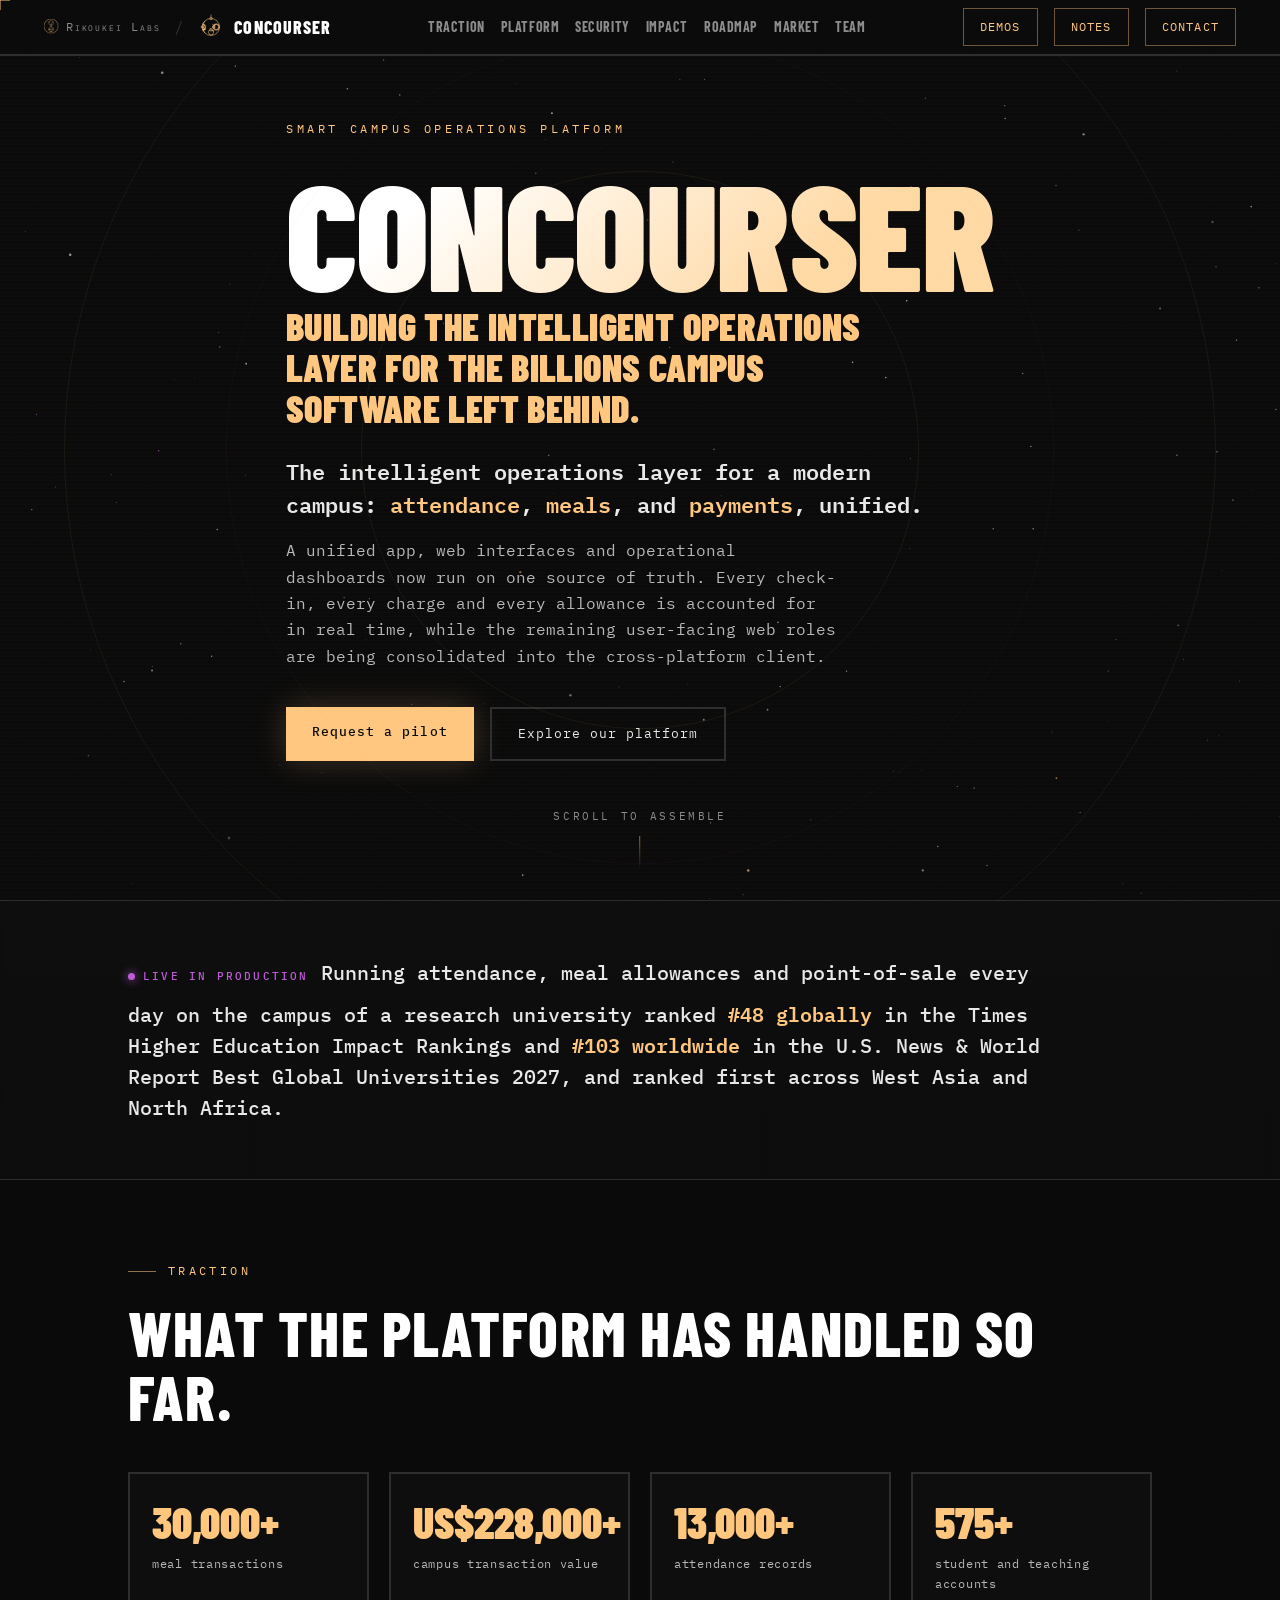
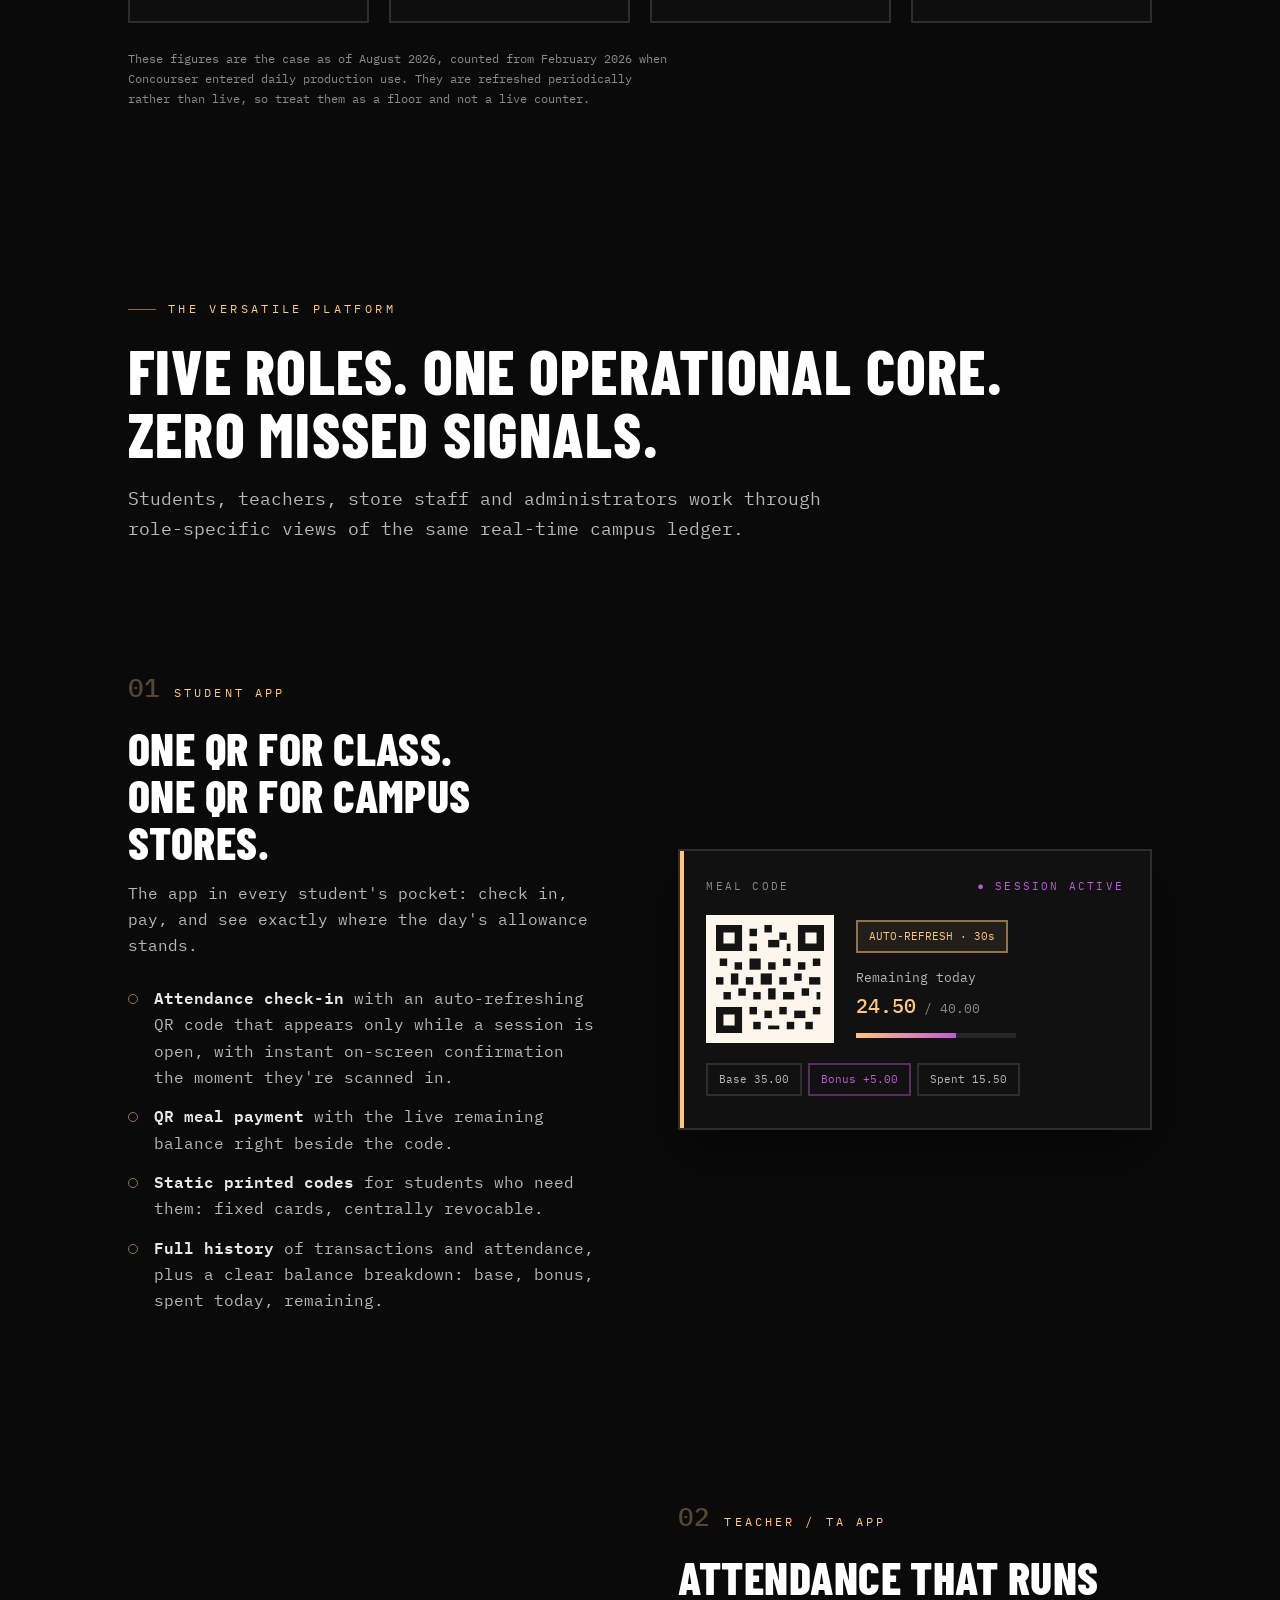
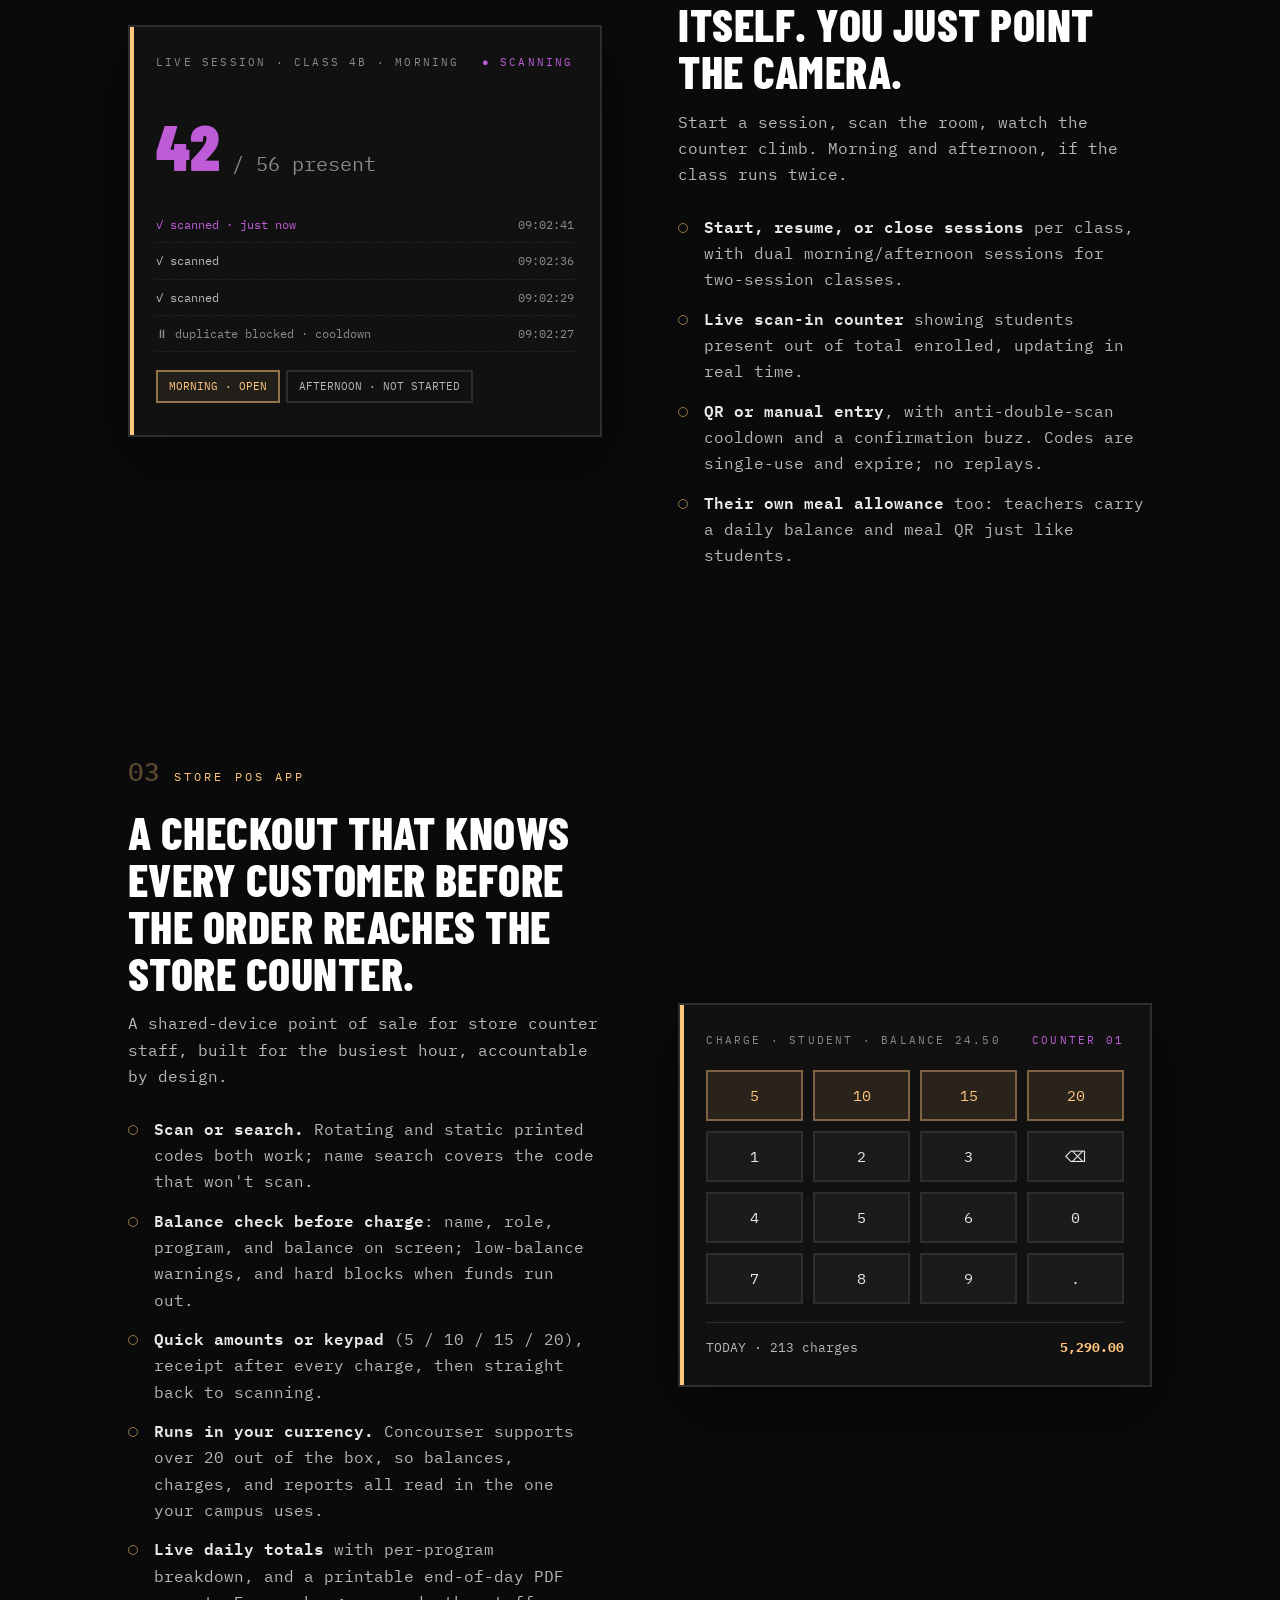
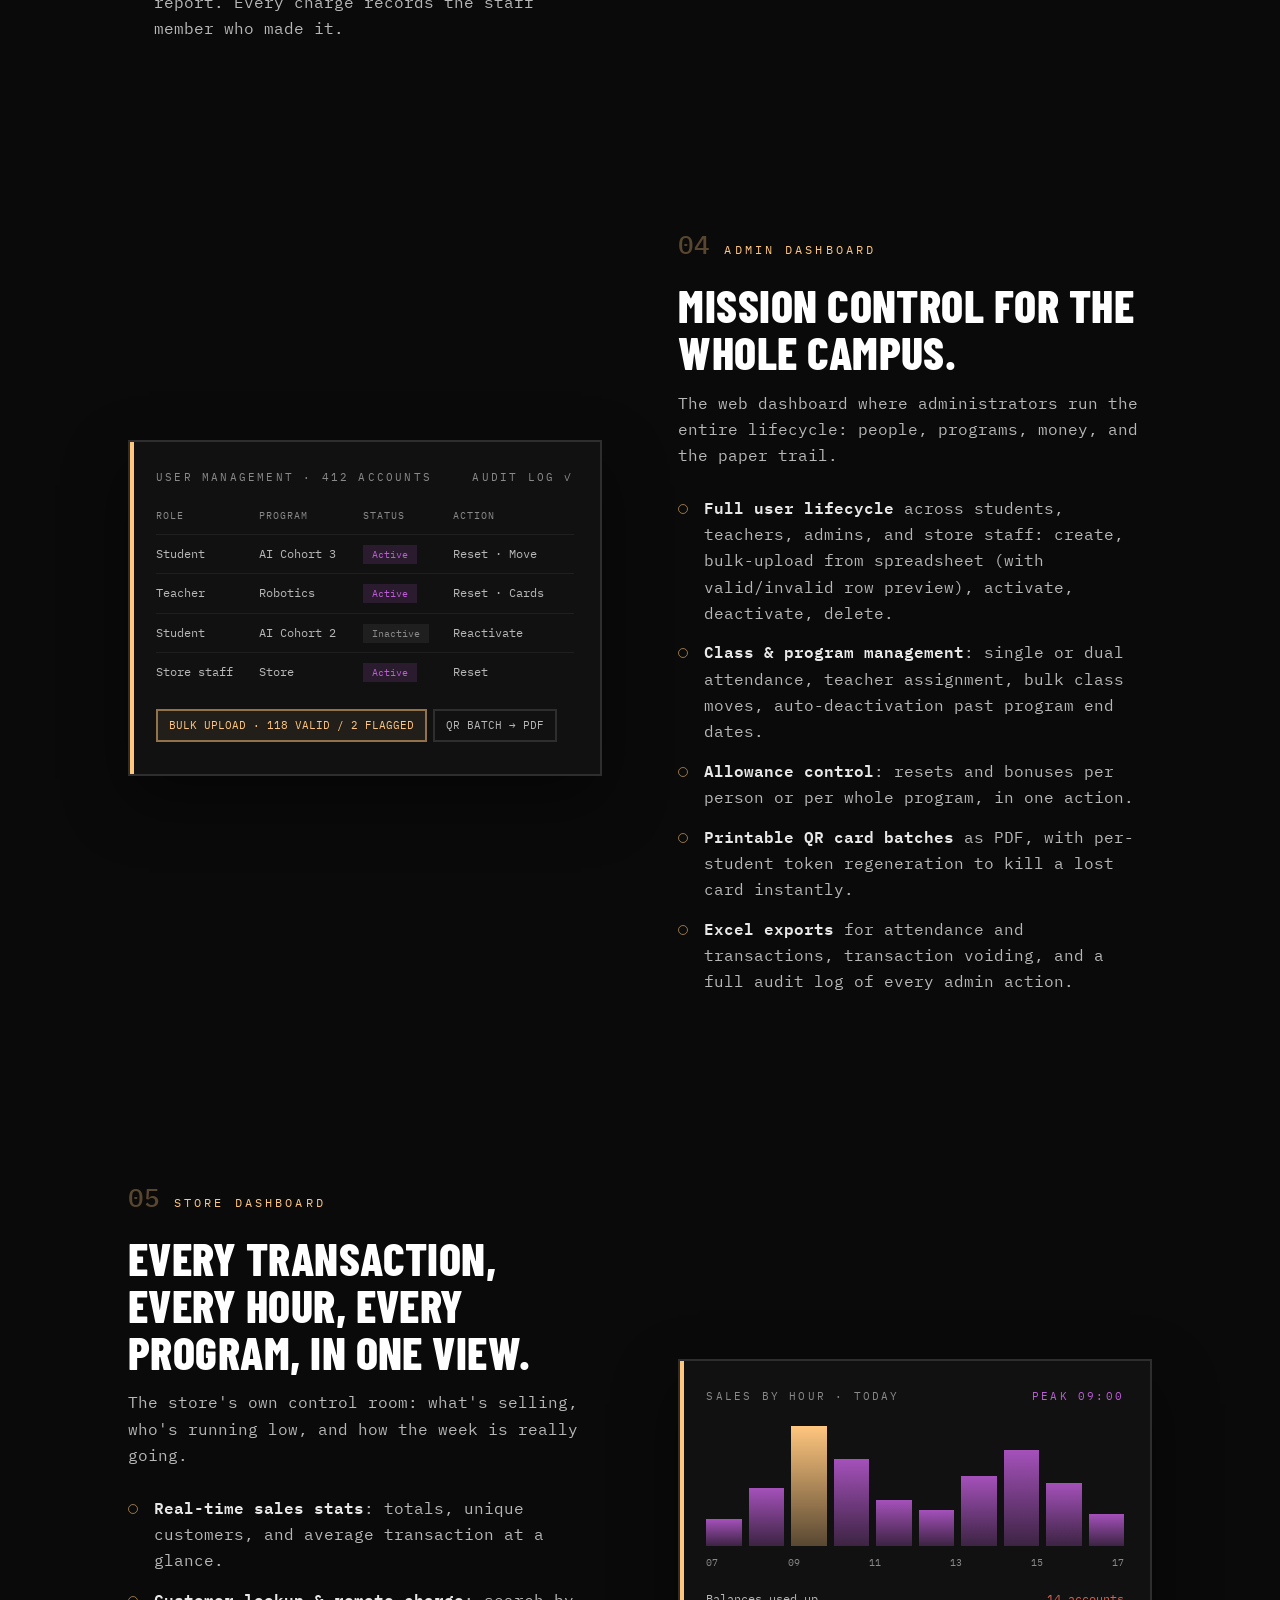
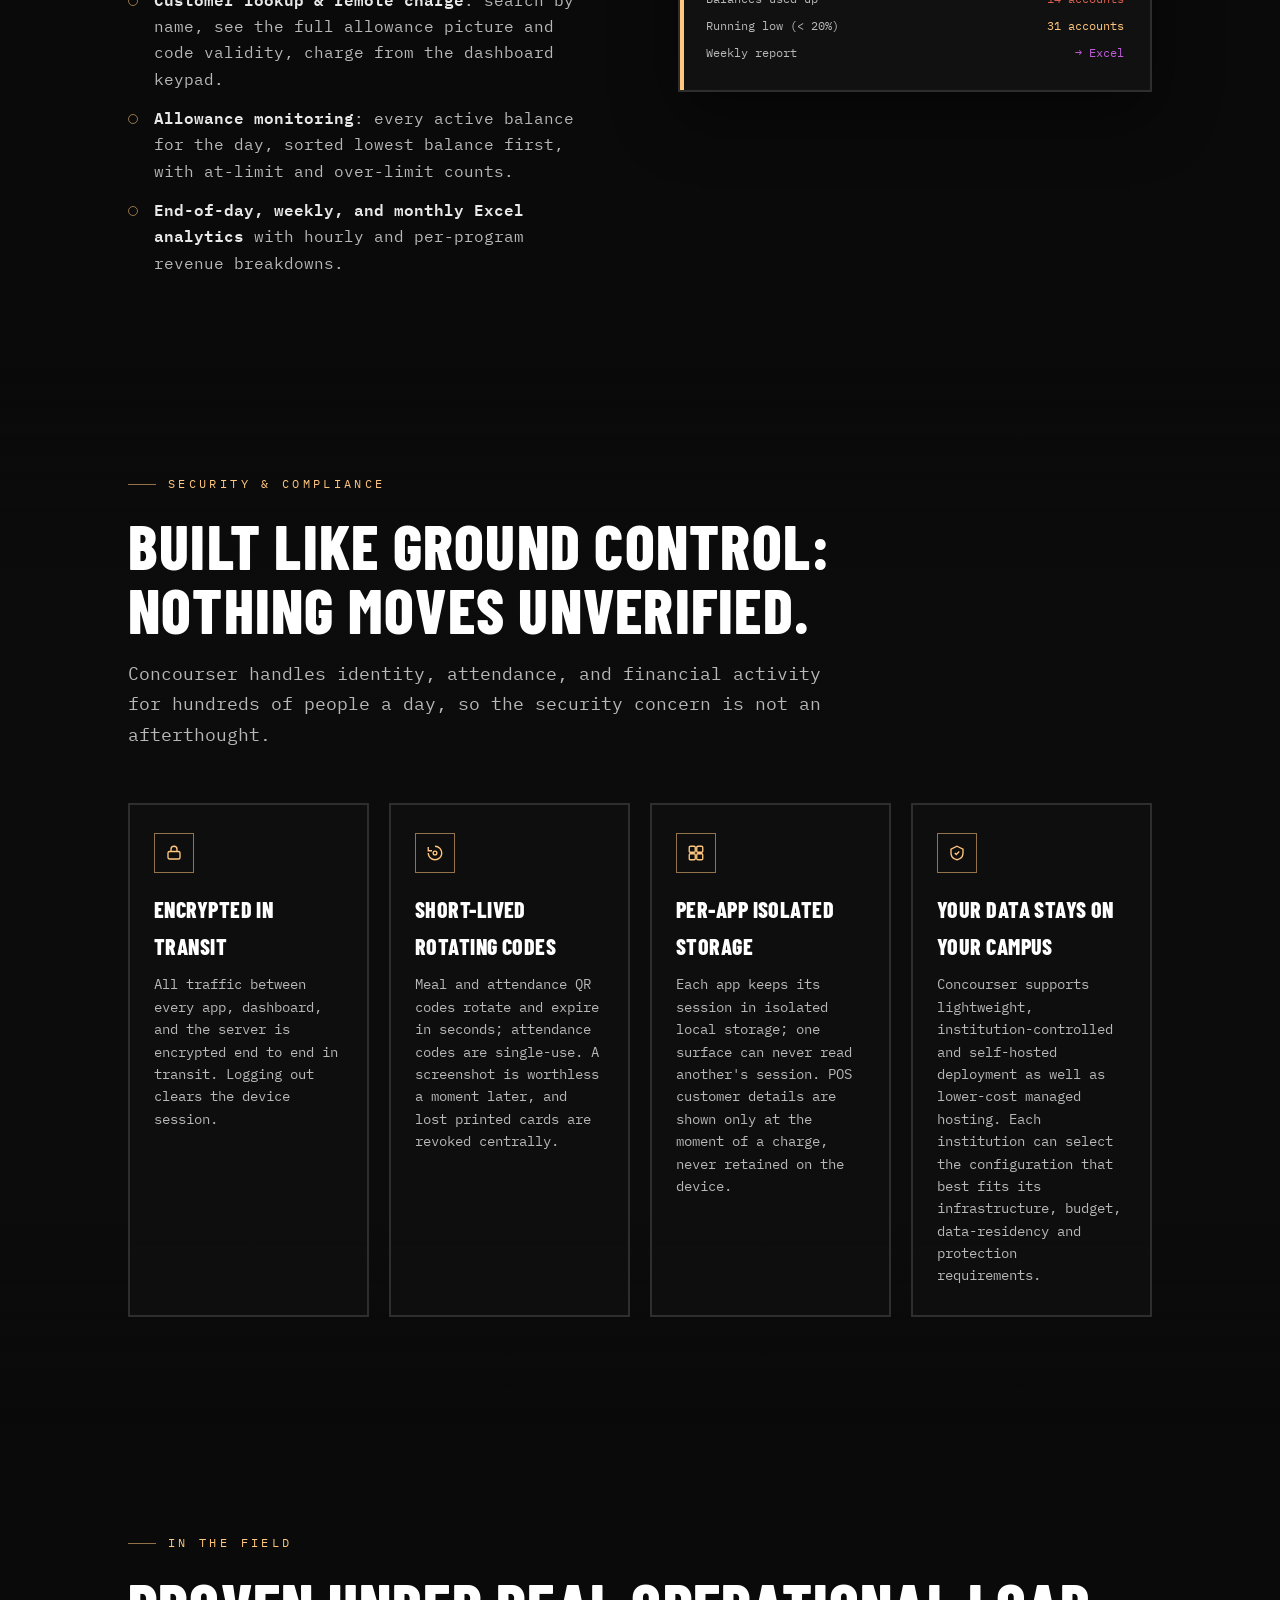
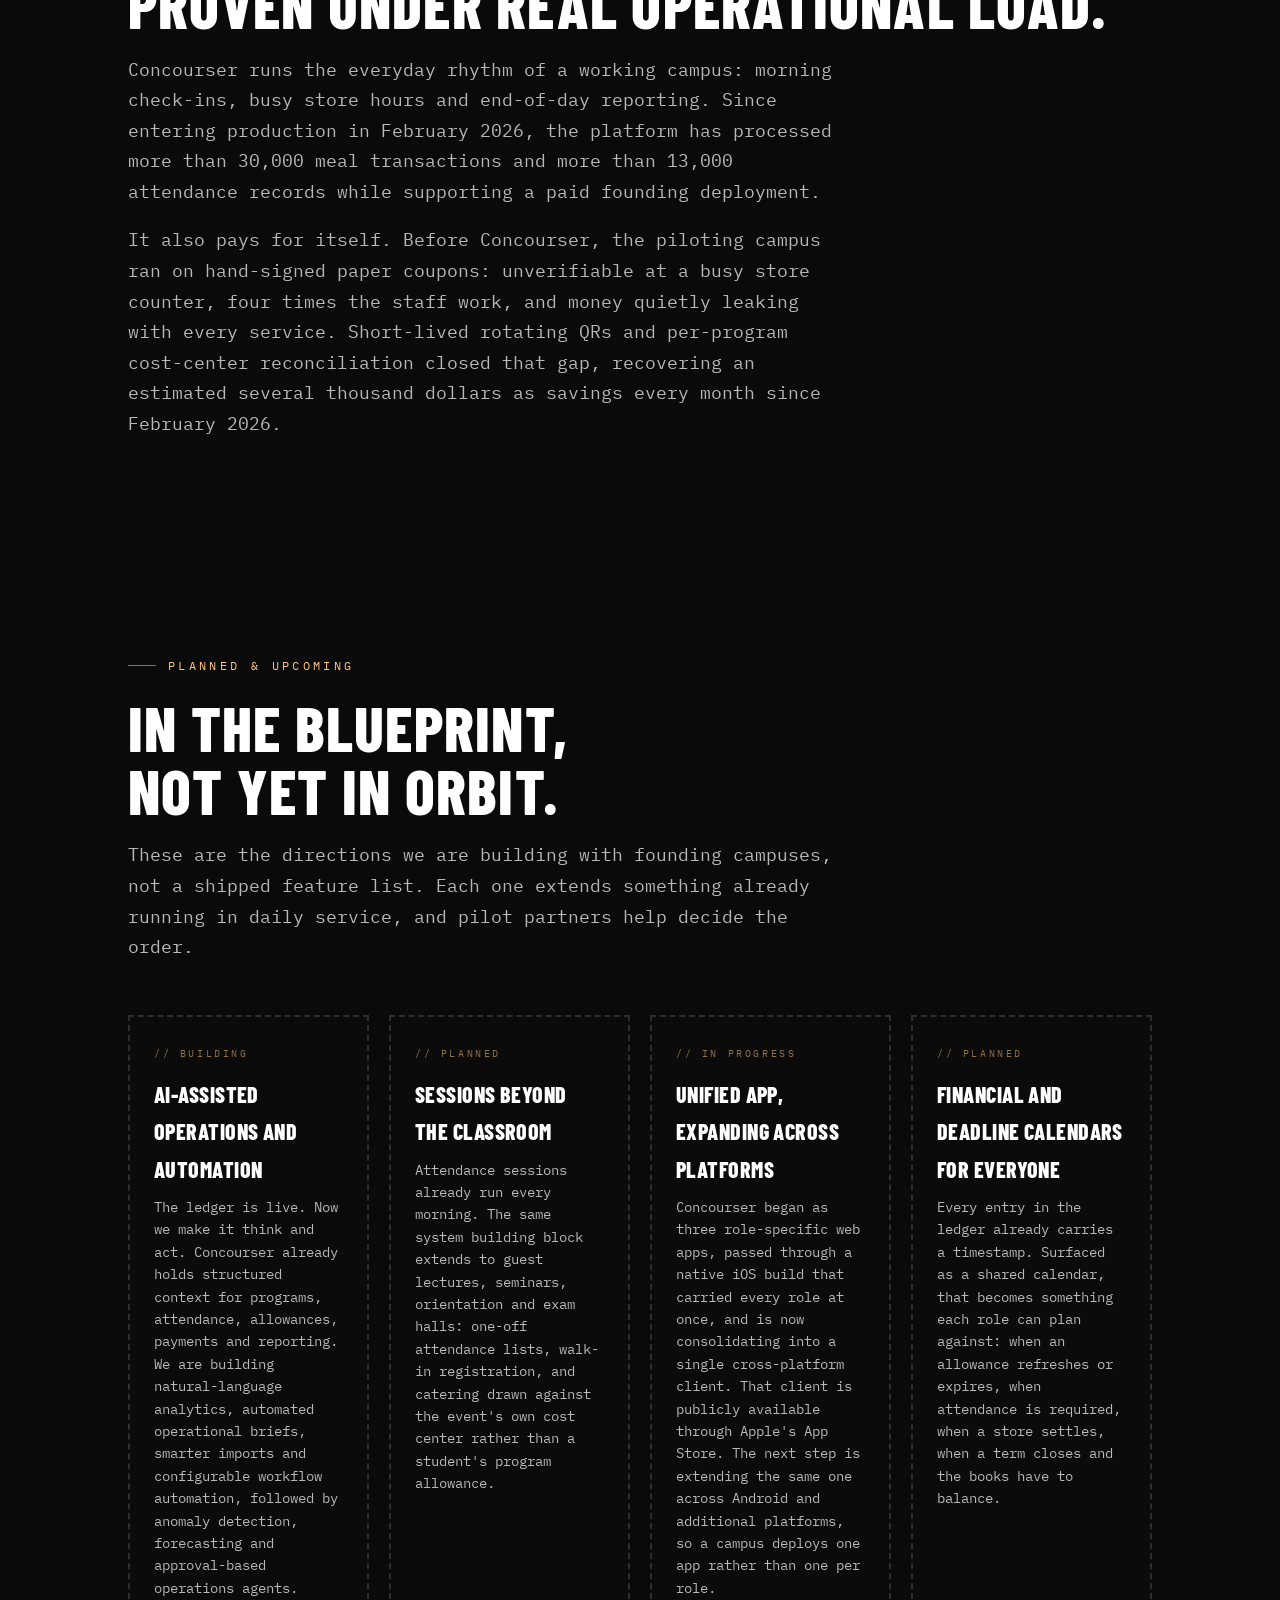
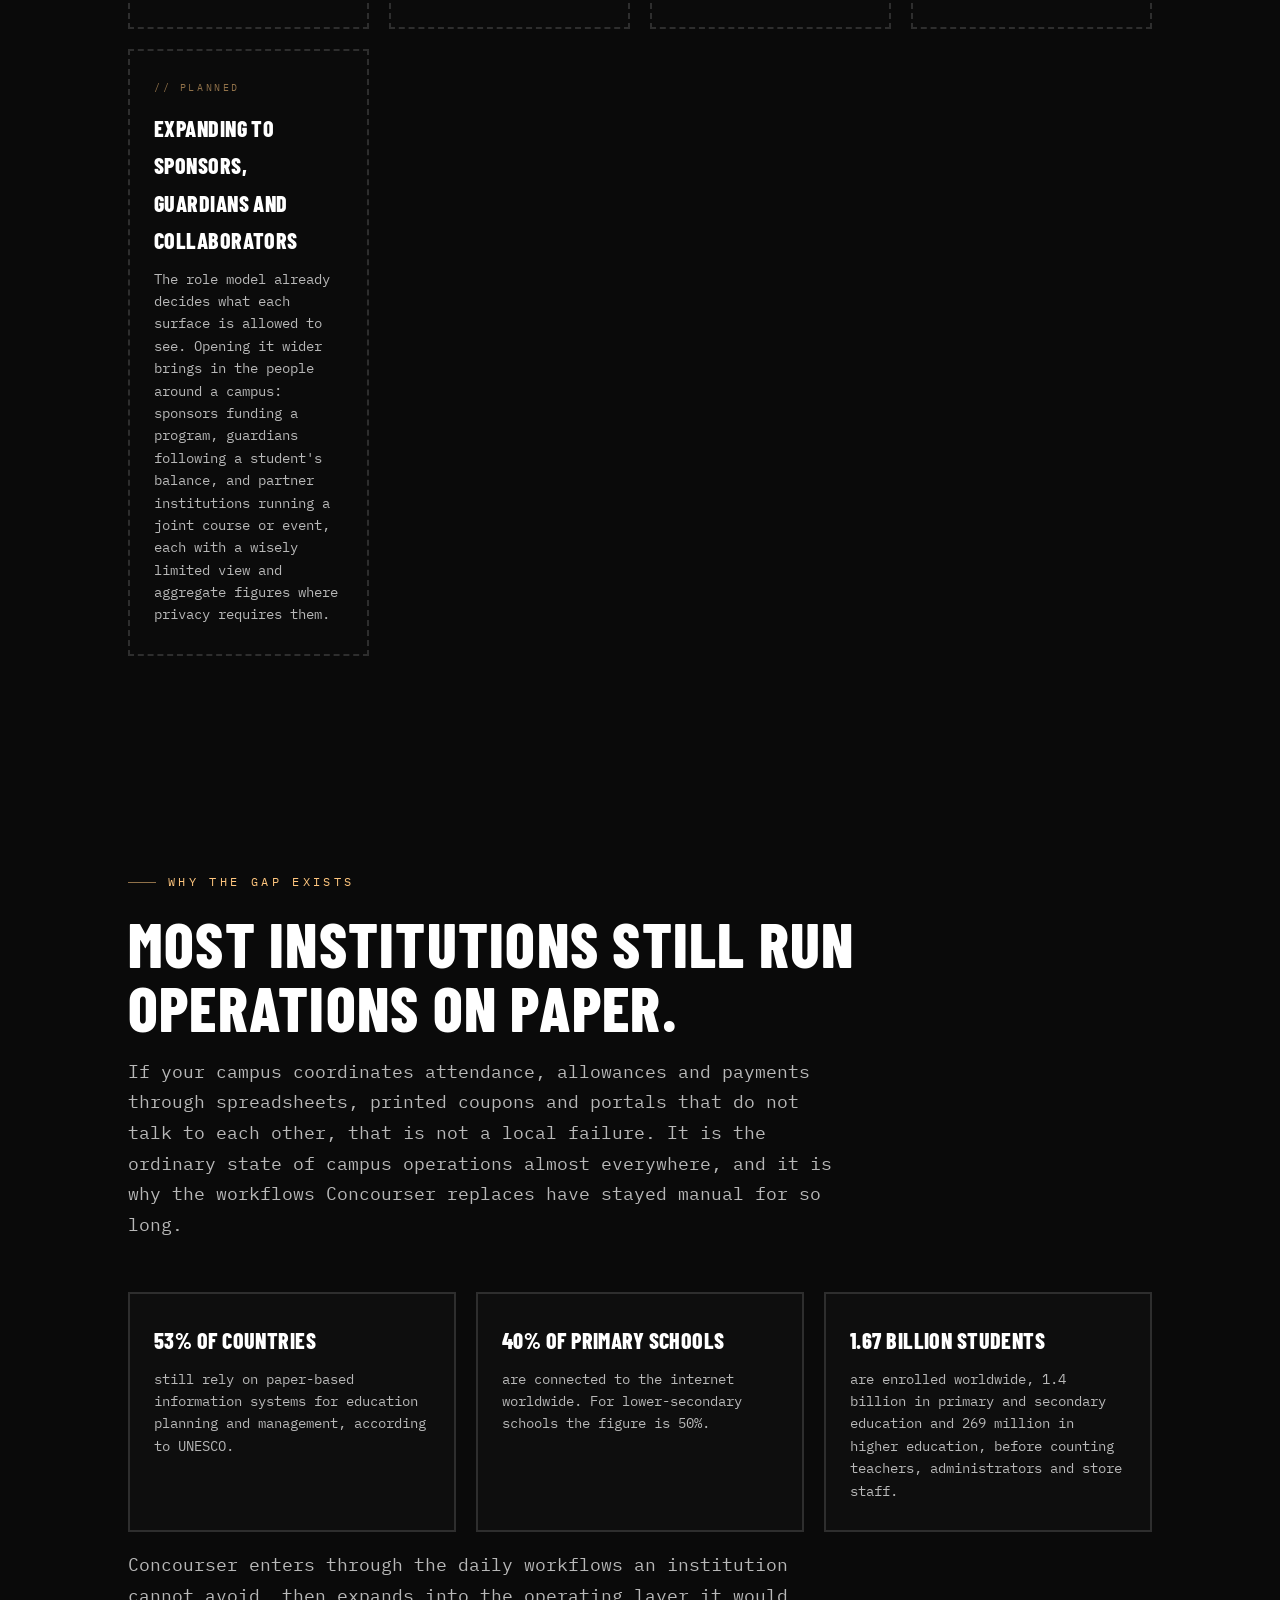
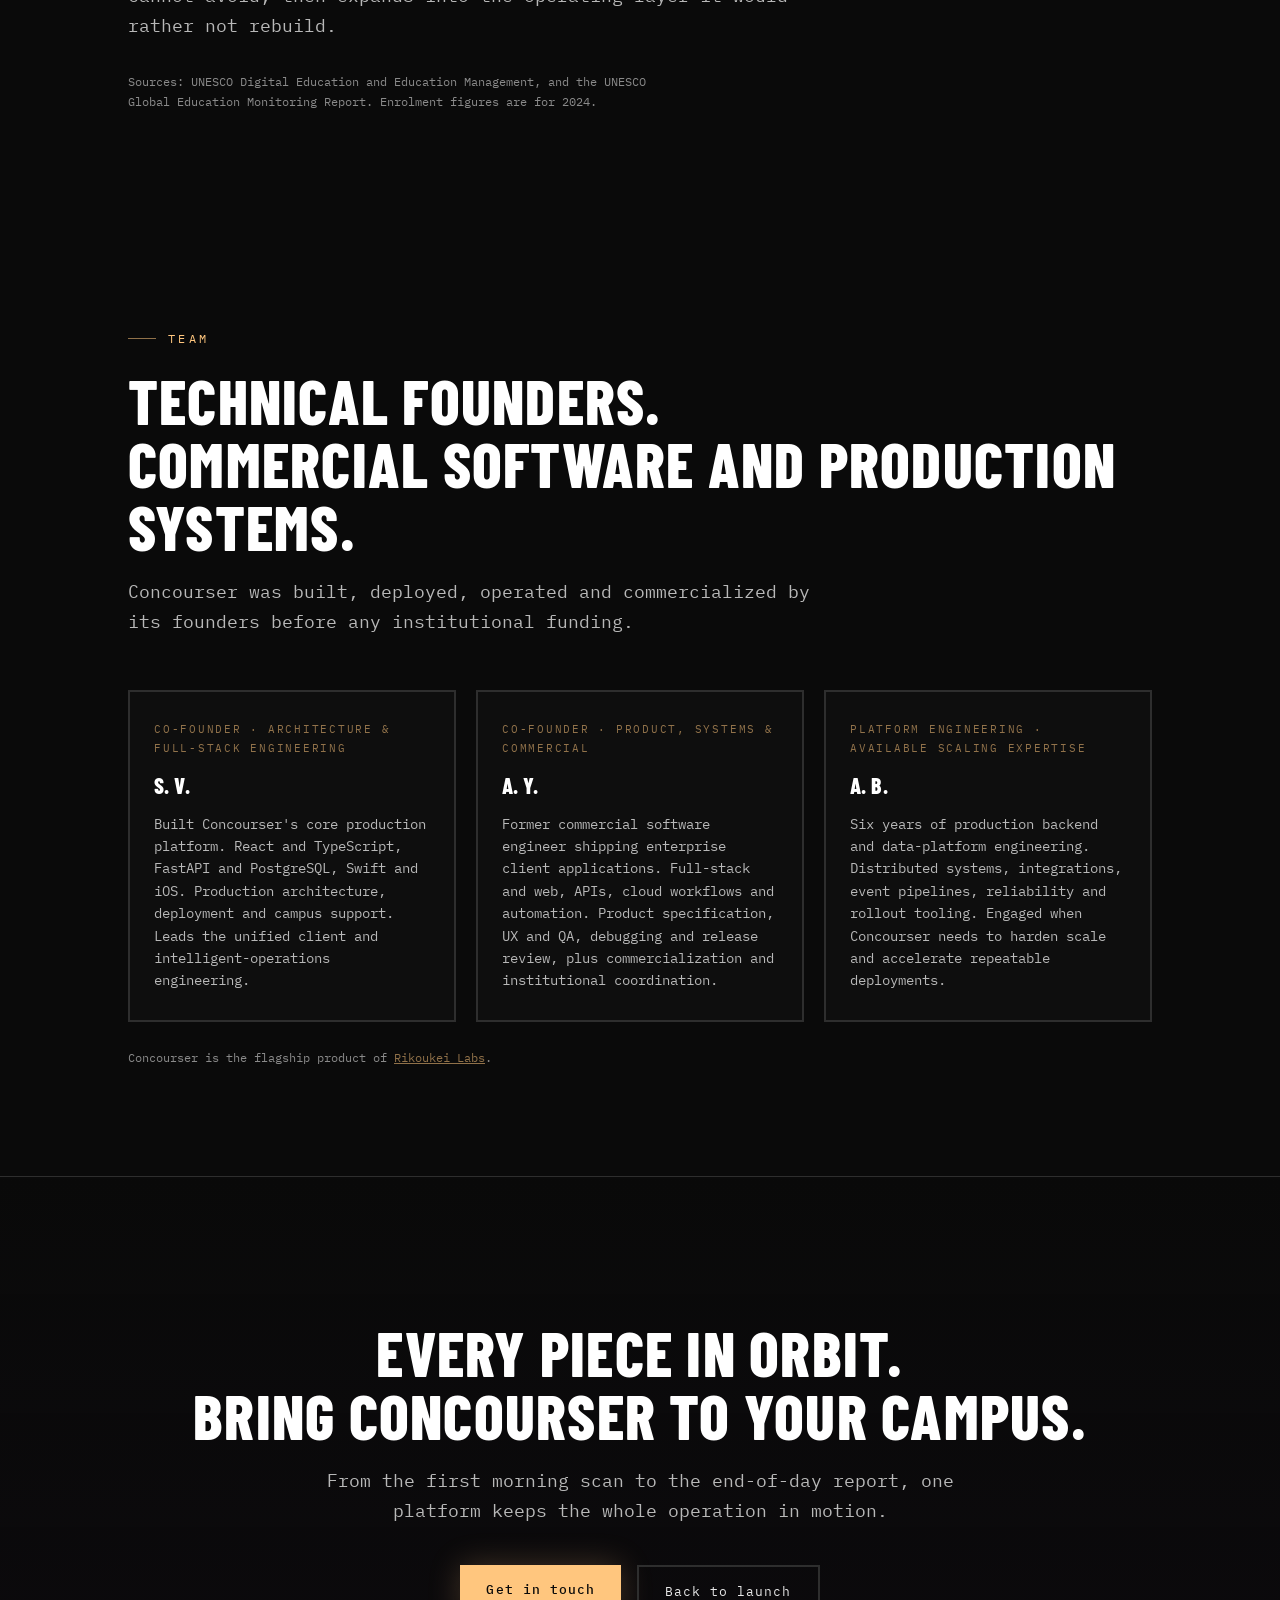
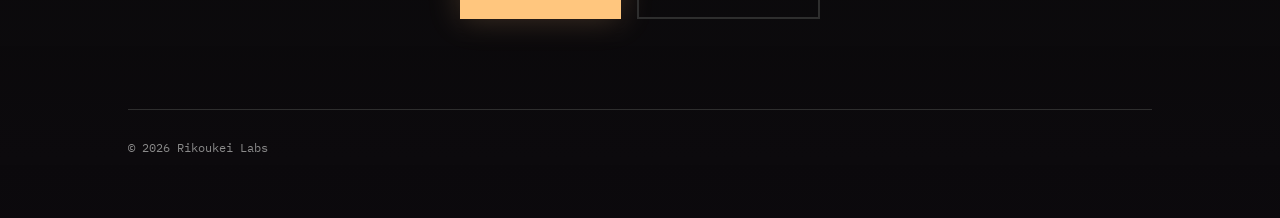
<file: index.html>
<!DOCTYPE html>
<html lang="en">
<head>
<meta charset="UTF-8">
<meta name="viewport" content="width=device-width, initial-scale=1.0">
<title>Concourser (Cncrsr) | The intelligent operations layer for a modern campus</title>
<meta name="description" content="Concourser (Cncrsr) unifies attendance, meal allowances and point-of-sale for a modern campus in a smart platform. A unified app, web interfaces and operational dashboards on one source of truth.">
<link rel="icon" href="data:image/svg+xml,%3Csvg%20xmlns='http://www.w3.org/2000/svg'%20viewBox='0%200%2032%2032'%3E%3Crect%20width='32'%20height='32'%20fill='%230a0a0a'/%3E%3Ccircle%20cx='16'%20cy='16'%20r='10'%20fill='none'%20stroke='%23ffc67e'%20stroke-width='2'/%3E%3Ccircle%20cx='16'%20cy='8'%20r='2.5'%20fill='%23ffc67e'/%3E%3C/svg%3E">
<meta property="og:type" content="website">
<meta property="og:url" content="https://www.cncrsr.com/">
<meta property="og:title" content="Concourser (Cncrsr) | The intelligent operations layer for a modern campus">
<meta property="og:description" content="Concourser (Cncrsr) unifies attendance, meal allowances and point-of-sale for a modern campus in a smart platform. A unified app, web interfaces and operational dashboards on one source of truth.">
<meta name="twitter:card" content="summary">
<meta name="twitter:title" content="Concourser (Cncrsr) | The intelligent operations layer for a modern campus">
<meta name="twitter:description" content="Concourser (Cncrsr) unifies attendance, meal allowances, and point-of-sale for a modern campus in a smart platform.">
<link rel="canonical" href="https://www.cncrsr.com/">
<meta property="og:image" content="https://www.cncrsr.com/assets/concourser-mark.png">
<meta name="twitter:image" content="https://www.cncrsr.com/assets/concourser-mark.png">
<script type="application/ld+json">
{
  "@context": "https://schema.org",
  "@graph": [
    {
      "@type": "SoftwareApplication",
      "@id": "https://www.cncrsr.com/#concourser",
      "name": "Concourser (Cncrsr)",
      "url": "https://www.cncrsr.com/",
      "applicationCategory": "BusinessApplication",
      "applicationSubCategory": "Smart campus operations platform",
      "operatingSystem": "iOS, Web",
      "description": "Concourser (Cncrsr) is the intelligent operations layer for a modern campus. One operational ledger unifies student and staff identity, attendance check-in, meal allowances, point-of-sale payments and administrative reporting across role-specific apps and dashboards.",
      "downloadUrl": "https://apps.apple.com/in/app/concourser/id6791248721",
      "featureList": [
        "Attendance check-in with short-lived rotating QR codes",
        "Meal allowance management with live balances",
        "Point-of-sale charging against student and staff allowances",
        "Admin dashboard for users, programs, allowances and audit logs",
        "Store dashboard with real-time sales and end-of-day reporting",
        "Excel and PDF exports for attendance and transactions",
        "Smart analysis and reporting"
      ],
      "publisher": { "@id": "https://www.rikoukeilabs.com/#organization" }
    },
    {
      "@type": "Organization",
      "@id": "https://www.rikoukeilabs.com/#organization",
      "name": "Rikoukei Labs",
      "url": "https://www.rikoukeilabs.com/",
      "email": "contact@rikoukeilabs.com",
      "sameAs": [
        "https://github.com/Rikoukei-Labs",
        "https://www.linkedin.com/company/rikoukei-labs/"
      ]
    },
    {
      "@type": "WebSite",
      "@id": "https://www.cncrsr.com/#website",
      "url": "https://www.cncrsr.com/",
      "name": "Concourser",
      "publisher": { "@id": "https://www.rikoukeilabs.com/#organization" }
    }
  ]
}
</script>
<link rel="preconnect" href="https://fonts.googleapis.com">
<link rel="preconnect" href="https://fonts.gstatic.com" crossorigin>
<link href="https://fonts.googleapis.com/css2?family=Barlow+Condensed:wght@700;800;900&family=IBM+Plex+Mono:wght@400;500;600;700&display=swap" rel="stylesheet">
<link rel="stylesheet" href="assets/css/index.css">
</head>
<body>

<!-- Inline icon sprite. Kept in the document rather than referenced from an external file, because <use> cannot reach across origins and an external sprite renders blank when the page is opened directly from disk. -->
<svg xmlns="http://www.w3.org/2000/svg" style="display:none" aria-hidden="true">
  <symbol id="qr" viewBox="0 0 29 29">
                <g fill="#141414">
                  <path d="M0 0h7v7H0zM2 2h3v3H2zM22 0h7v7h-7zM24 2h3v3h-3zM0 22h7v7H0zM2 24h3v3H2z" fill-rule="evenodd"/>
                  <rect x="9" y="1" width="2" height="2"/><rect x="13" y="0" width="2" height="2"/><rect x="17" y="2" width="2" height="2"/>
                  <rect x="9" y="5" width="2" height="2"/><rect x="14" y="4" width="3" height="2"/><rect x="19" y="5" width="1" height="2"/>
                  <rect x="1" y="9" width="2" height="2"/><rect x="5" y="10" width="2" height="2"/><rect x="9" y="9" width="3" height="3"/>
                  <rect x="14" y="10" width="2" height="2"/><rect x="18" y="9" width="2" height="2"/><rect x="22" y="10" width="2" height="2"/>
                  <rect x="26" y="9" width="2" height="2"/><rect x="0" y="14" width="2" height="2"/><rect x="4" y="13" width="2" height="3"/>
                  <rect x="8" y="14" width="2" height="2"/><rect x="12" y="13" width="3" height="3"/><rect x="17" y="14" width="2" height="2"/>
                  <rect x="21" y="13" width="2" height="2"/><rect x="25" y="14" width="3" height="2"/><rect x="2" y="18" width="2" height="2"/>
                  <rect x="6" y="17" width="2" height="2"/><rect x="10" y="18" width="2" height="2"/><rect x="14" y="17" width="2" height="3"/>
                  <rect x="18" y="18" width="3" height="2"/><rect x="23" y="17" width="2" height="2"/><rect x="27" y="18" width="1" height="2"/>
                  <rect x="9" y="22" width="2" height="2"/><rect x="13" y="23" width="2" height="2"/><rect x="17" y="22" width="2" height="2"/>
                  <rect x="21" y="23" width="3" height="2"/><rect x="26" y="22" width="2" height="2"/><rect x="10" y="26" width="2" height="2"/>
                  <rect x="14" y="27" width="3" height="1"/><rect x="19" y="26" width="2" height="2"/><rect x="24" y="26" width="2" height="2"/>
                </g>
              </symbol>
  <symbol id="icon-lock" viewBox="0 0 24 24"><rect x="4" y="10" width="16" height="10" rx="2"/><path d="M8 10V7a4 4 0 0 1 8 0v3"/></symbol>
  <symbol id="icon-sync" viewBox="0 0 24 24"><path d="M12 3a9 9 0 1 1-9 9"/><path d="M3 4v5h5"/><circle cx="12" cy="12" r="2.5"/></symbol>
  <symbol id="icon-grid" viewBox="0 0 24 24"><rect x="3" y="3" width="8" height="8" rx="1.5"/><rect x="13" y="13" width="8" height="8" rx="1.5"/><rect x="13" y="3" width="8" height="8" rx="1.5"/><rect x="3" y="13" width="8" height="8" rx="1.5"/></symbol>
  <symbol id="icon-shield" viewBox="0 0 24 24"><path d="M12 3l8 4v5c0 5-3.5 8-8 9-4.5-1-8-4-8-9V7z"/><path d="M9 12l2 2 4-4"/></symbol>
  <symbol id="product-mark" viewBox="0 0 1600 1600" fill="transparent">
<defs>
  <clipPath id="pm-clip-path-0"><circle cx="800" cy="800" r="253.05"/></clipPath>
  <mask id="pm-mask-0"><rect width="1600" height="1600" fill="white"/><circle cx="546.95" cy="800" r="96.25" fill="black"/></mask>
  <mask id="pm-mask-1"><rect width="1600" height="1600" fill="white"/><circle cx="546.95" cy="800" r="77" fill="black"/></mask>
</defs>
<g transform="translate(800,800) scale(2.07) translate(-800,-800)">
  <g>
    <path d="M 978.9333709792559 978.9333709792558 A 253.04999999999998 253.04999999999998 0 0 1 621.0666290207441 978.9333709792559" fill="transparent" stroke-width="16" stroke="#ffc67e"/>
    <circle cx="800" cy="956.8" r="77" stroke-width="16" stroke="#ffc67e"/>
    <circle cx="868.6075023625043" cy="921.8427315200548" r="15" stroke-width="0" fill="#ffc67e"/>
    <circle cx="854.4472221513641" cy="902.3527778486358" r="15" stroke-width="0" fill="#ffc67e"/>
    <circle cx="800" cy="879.8" r="38" stroke-width="16" stroke="#ffc67e"/>
  </g>
  <g>
    <path d="M 978.9333709792558 621.0666290207441 A 253.04999999999998 253.04999999999998 0 0 1 978.9333709792559 978.9333709792559" fill="transparent" stroke-width="16" stroke="#ffc67e"/>
    <circle cx="956.8" cy="800" r="96.25" stroke-width="16" stroke="#ffc67e"/>
    <line x1="878.9321142914113" y1="743.4256694668495" x2="836.1047771516875" y2="712.3097876736166" stroke-width="16" stroke="#ffc67e"/>
    <circle cx="956.8" cy="800" r="77" stroke-width="20" stroke="#ffc67e"/>
    <circle cx="921.8427315200548" cy="731.3924976374957" r="15" stroke-width="0" fill="#ffc67e"/>
    <circle cx="902.3527778486358" cy="745.5527778486359" r="15" stroke-width="0" fill="#ffc67e"/>
    <circle cx="879.8" cy="800" r="38" stroke-width="20" stroke="#ffc67e"/>
  </g>
  <g>
    <path d="M 621.0666290207441 621.0666290207441 A 253.04999999999998 253.04999999999998 0 0 1 978.9333709792559 621.0666290207441" fill="transparent" stroke-width="16" stroke="#ffc67e"/>
    <circle cx="800" cy="546.95" r="38" stroke-width="16" stroke="#ffc67e"/>
    <line x1="800" y1="508.95000000000005" x2="800" y2="432.95000000000005" stroke-width="16" stroke="#ffc67e"/>
  </g>
  <g>
    <path d="M 621.0666290207441 978.9333709792559 A 253.04999999999998 253.04999999999998 0 0 1 621.0666290207441 621.0666290207441" fill="transparent" mask="url(#pm-mask-0)" stroke-width="16" stroke="#ffc67e"/>
    <path d="M 546.95 703.75 A 96.25 96.25 0 0 1 546.95 896.25" clip-path="url(#pm-clip-path-0)" stroke-width="16" stroke="#ffc67e"/>
    <circle cx="576.6928857085887" cy="891.5391896934085" r="15" stroke-width="0" fill="#ffc67e"/>
    <circle cx="603.5243305331505" cy="877.8678857085887" r="15" stroke-width="0" fill="#ffc67e"/>
    <circle cx="624.8178857085887" cy="856.5743305331506" r="15" stroke-width="0" fill="#ffc67e"/>
    <path d="M 621.0666290207441 978.9333709792559 A 253.04999999999998 253.04999999999998 0 0 1 621.0666290207441 621.0666290207441" fill="transparent" mask="url(#pm-mask-1)" stroke-width="16" stroke="#ffc67e"/>
    <path d="M 546.95 723 A 77 77 0 0 1 546.95 877" clip-path="url(#pm-clip-path-0)" stroke-width="20" stroke="#ffc67e"/>
    <line x1="570.7443085668709" y1="873.2313517547268" x2="583.83117827865" y2="913.5085952198266" stroke-width="20" stroke="#ffc67e"/>
    <line x1="592.2094644265204" y1="862.294308566871" x2="617.1021698611066" y2="896.55617827865" stroke-width="20" stroke="#ffc67e"/>
    <line x1="609.244308566871" y1="845.2594644265205" x2="643.50617827865" y2="870.1521698611067" stroke-width="20" stroke="#ffc67e"/>
    <circle cx="546.95" cy="800" r="38" stroke-width="20" stroke="#ffc67e"/>
  </g>
</g>
</symbol>
  <symbol id="company-mark" viewBox="40 40 1520 1520" style="stroke:#ffc67e; fill:transparent;"><defs><clipPath id="cm-clip-path-0"><circle cx="800" cy="800" r="253.04999999999998" transform="matrix(1, 0, 0, 1, 0, 0)"/></clipPath><clipPath id="cm-clip-path-1"><circle cx="800" cy="800" r="253.04999999999998" transform="matrix(1, 0, 0, 1, 0, 0)"/></clipPath><clipPath id="cm-clip-path-2"><circle cx="800" cy="800" r="253.04999999999998" transform="matrix(1, 0, 0, 1, 0, 0)"/></clipPath><mask id="cm-mask-0"><rect width="1600" height="1600" fill="white"/><circle cx="800" cy="1053.05" r="77" transform="matrix(1, 0, 0, 1, 0, 0)" fill="black"/></mask><mask id="cm-mask-1"><rect width="1600" height="1600" fill="white"/><circle cx="959.1321679453906" cy="708.125" r="77" transform="matrix(1, 0, 0, 1, 0, 0)" fill="black"/></mask><mask id="cm-mask-2"><rect width="1600" height="1600" fill="white"/><circle cx="580.8522715723478" cy="673.4749999999999" r="77" transform="matrix(1, 0, 0, 1, 0, 0)" fill="black"/></mask></defs><g transform="matrix(1, 0, 0, 1, 1.9778045806229755e-14, 323)"><g transform="matrix(1, 0, 0, 1, 0, 0)"><path d="M 978.9333709792559 978.9333709792558 A 253.04999999999998 253.04999999999998 0 0 1 621.0666290207441 978.9333709792559" fill="transparent" mask="url(#cm-mask-0)" stroke-width="32" stroke="#ffc67e"/><path d="M 723 1053.05 A 77 77 0 0 1 877 1053.05" clip-path="url(#cm-clip-path-0)" stroke-width="32" stroke="#ffc67e"/><circle cx="873.2313517547268" cy="1029.255691433129" r="20" stroke-width="0" fill="#ffc67e"/><circle cx="862.294308566871" cy="1007.7905355734795" r="20" stroke-width="0" fill="#ffc67e"/><circle cx="845.2594644265205" cy="990.755691433129" r="20" stroke-width="0" fill="#ffc67e"/><circle cx="800" cy="1053.05" r="38" stroke-width="32" stroke="#ffc67e"/><line x1="800" y1="1015.05" x2="800" y2="939.05" stroke-width="32" stroke="#ffc67e"/></g><g transform="matrix(1, 0, 0, 1, 0, 0)"><path d="M 978.9333709792558 621.0666290207441 A 253.04999999999998 253.04999999999998 0 0 1 978.9333709792559 978.9333709792559" fill="transparent" mask="undefined" stroke-width="32" stroke="#ffc67e"/><circle cx="956.8" cy="800" r="77" stroke-width="32" stroke="#ffc67e"/><circle cx="921.8427315200548" cy="731.3924976374957" r="20" stroke-width="0" fill="#ffc67e"/><circle cx="902.3527778486358" cy="745.5527778486359" r="20" stroke-width="0" fill="#ffc67e"/><circle cx="879.8" cy="800" r="38" stroke-width="32" stroke="#ffc67e"/></g><g transform="matrix(1, 0, 0, 1, 0, 0)"><path d="M 621.0666290207441 621.0666290207441 A 253.04999999999998 253.04999999999998 0 0 1 978.9333709792559 621.0666290207441" fill="transparent" mask="undefined" stroke-width="32" stroke="#ffc67e"/><circle cx="800" cy="546.95" r="38" stroke-width="32" stroke="#ffc67e"/><line x1="800" y1="508.95000000000005" x2="800" y2="432.95000000000005" stroke-width="32" stroke="#ffc67e"/></g><g transform="matrix(1, 0, 0, 1, 0, 0)"><path d="M 621.0666290207441 978.9333709792559 A 253.04999999999998 253.04999999999998 0 0 1 621.0666290207441 621.0666290207441" fill="transparent" mask="undefined" stroke-width="32" stroke="#ffc67e"/><circle cx="643.2" cy="800" r="77" stroke-width="32" stroke="#ffc67e"/><circle cx="678.1572684799452" cy="868.6075023625043" r="20" stroke-width="0" fill="#ffc67e"/><circle cx="697.6472221513642" cy="854.4472221513641" r="20" stroke-width="0" fill="#ffc67e"/><circle cx="643.2" cy="800" r="38" stroke-width="32" stroke="#ffc67e"/><circle cx="643.2" cy="800" r="24.7" stroke-width="40" stroke="#ffc67e"/><line x1="667.9000000000001" y1="800" x2="717.3000000000001" y2="800" stroke-width="40" stroke="#ffc67e"/></g></g><g transform="matrix(1, 0, 0, 1, 1.9778045806229755e-14, -323)"><g transform="matrix(1, 0, 0, 1, 0, 0)"><path d="M 1019.1477284276523 926.5249999999999 A 253.04999999999998 253.04999999999998 0 0 1 580.8522715723478 926.5250000000001" fill="transparent" mask="undefined" stroke-width="32" stroke="#ffc67e"/><circle cx="800" cy="956.8" r="77" stroke-width="32" stroke="#ffc67e"/><circle cx="873.2313517547268" cy="933.005691433129" r="20" stroke-width="0" fill="#ffc67e"/><circle cx="862.294308566871" cy="911.5405355734795" r="20" stroke-width="0" fill="#ffc67e"/><circle cx="845.2594644265205" cy="894.505691433129" r="20" stroke-width="0" fill="#ffc67e"/><circle cx="800" cy="1119.55" r="38" stroke-width="32" stroke="#ffc67e"/></g><g transform="matrix(1, 0, 0, 1, 0, 0)"><path d="M 800.0000000000002 546.95 A 253.04999999999998 253.04999999999998 0 0 1 1019.1477284276522 926.525" fill="transparent" mask="url(#cm-mask-1)" stroke-width="32" stroke="#ffc67e"/><path d="M 1036.0266421214928 704.0951313692933 A 77 77 0 1 1 1001.0693736415477 643.5473662682023" clip-path="url(#cm-clip-path-1)" stroke-width="32" stroke="#ffc67e"/></g><g transform="matrix(1, 0, 0, 1, 0, 0)"><path d="M 580.8522715723477 926.5249999999999 A 253.04999999999998 253.04999999999998 0 0 1 800.0000000000001 546.95" fill="transparent" mask="url(#cm-mask-2)" stroke-width="32" stroke="#ffc67e"/><path d="M 619.3522715723478 606.7910439085981 A 77 77 0 0 1 542.3522715723478 740.1589560914017" clip-path="url(#cm-clip-path-2)" stroke-width="32" stroke="#ffc67e"/><line x1="564.8430713793804" y1="748.792365256503" x2="556.0380112732482" y2="790.2169161475796" stroke-width="32" stroke="#ffc67e"/><line x1="588.9009632439571" y1="750.053185943357" x2="593.3277436633422" y2="792.1711882122033" stroke-width="32" stroke="#ffc67e"/><line x1="612.1709930891844" y1="743.8180002384802" x2="629.3962899234446" y2="782.5066503696444" stroke-width="32" stroke="#ffc67e"/></g></g><g transform="matrix(1, 0, 0, 1, 0, 0)"><circle cx="800" cy="800" r="728" stroke-width="32" stroke="#ffc67e"/><circle cx="800" cy="800" r="723" stroke-width="32" stroke="#ffc67e"/></g></symbol>
</svg>

<!-- Grain overlay via inline SVG filter (matches rikoukeilabs.com) -->
<svg class="grain" aria-hidden="true">
  <filter id="grain-filter">
    <feTurbulence type="fractalNoise" baseFrequency="0.65" numOctaves="3" stitchTiles="stitch"/>
    <feColorMatrix type="saturate" values="0"/>
  </filter>
  <rect width="100%" height="100%" filter="url(#grain-filter)"/>
</svg>

<!-- Custom cursor -->
<div class="cursor-reticle" aria-hidden="true"></div>
<div class="cursor-ring" aria-hidden="true"></div>

<!-- Warp arrival overlay (plays when navigating in from the Rikoukei site) -->
<div id="warp-in" aria-hidden="true">
  <span class="wring r3"></span>
  <span class="wring r2"></span>
  <span class="wring r1"></span>
  <span class="wdot"></span>
  <span class="wlabel">// DOCKING : CONCOURSER</span>
</div>

<canvas id="starfield" aria-hidden="true"></canvas>

<!-- Scroll-assembled orrery (the Concourser mark, piece by piece) -->
<div id="orrery-wrap" aria-hidden="true">
  <svg id="orrery" viewBox="0 0 1600 1600" xmlns="http://www.w3.org/2000/svg" fill="transparent">
    <defs>
      <clipPath id="clip-path-0"><circle cx="800" cy="800" r="253.05"/></clipPath>
      <mask id="mask-0"><rect width="1600" height="1600" fill="white"/><circle cx="546.95" cy="800" r="96.25" fill="black"/></mask>
      <mask id="mask-1"><rect width="1600" height="1600" fill="white"/><circle cx="546.95" cy="800" r="77" fill="black"/></mask>
    </defs>
    <g transform="translate(800,800) scale(2.07) translate(-800,-800)">
      <g>
        <path class="lp" d="M 978.9333709792559 978.9333709792558 A 253.04999999999998 253.04999999999998 0 0 1 621.0666290207441 978.9333709792559" fill="transparent" stroke-width="4" stroke="#ffc67e"/>
        <circle class="lp" cx="800" cy="956.8" r="77" stroke-width="4" stroke="#ffc67e"/>
        <circle class="ld" cx="868.6075023625043" cy="921.8427315200548" r="9.5" stroke-width="0" fill="#ffc67e"/>
        <circle class="ld" cx="854.4472221513641" cy="902.3527778486358" r="9.5" stroke-width="0" fill="#ffc67e"/>
        <circle class="lp" cx="800" cy="879.8" r="38" stroke-width="4" stroke="#ffc67e"/>
      </g>
      <g>
        <path class="lp" d="M 978.9333709792558 621.0666290207441 A 253.04999999999998 253.04999999999998 0 0 1 978.9333709792559 978.9333709792559" fill="transparent" stroke-width="4" stroke="#ffc67e"/>
        <circle class="lp" cx="956.8" cy="800" r="96.25" stroke-width="4" stroke="#ffc67e"/>
        <line class="lp" x1="878.9321142914113" y1="743.4256694668495" x2="836.1047771516875" y2="712.3097876736166" stroke-width="4" stroke="#ffc67e"/>
        <circle class="lp" cx="956.8" cy="800" r="77" stroke-width="5" stroke="#ffc67e"/>
        <circle class="ld" cx="921.8427315200548" cy="731.3924976374957" r="9.5" stroke-width="0" fill="#ffc67e"/>
        <circle class="ld" cx="902.3527778486358" cy="745.5527778486359" r="9.5" stroke-width="0" fill="#ffc67e"/>
        <circle class="lp" cx="879.8" cy="800" r="38" stroke-width="5" stroke="#ffc67e"/>
      </g>
      <g>
        <path class="lp" d="M 621.0666290207441 621.0666290207441 A 253.04999999999998 253.04999999999998 0 0 1 978.9333709792559 621.0666290207441" fill="transparent" stroke-width="4" stroke="#ffc67e"/>
        <circle class="lp" cx="800" cy="546.95" r="38" stroke-width="4" stroke="#ffc67e"/>
        <line class="lp" x1="800" y1="508.95000000000005" x2="800" y2="432.95000000000005" stroke-width="4" stroke="#ffc67e"/>
      </g>
      <g>
        <path class="lp" d="M 621.0666290207441 978.9333709792559 A 253.04999999999998 253.04999999999998 0 0 1 621.0666290207441 621.0666290207441" fill="transparent" mask="url(#mask-0)" stroke-width="4" stroke="#ffc67e"/>
        <path class="lp" d="M 546.95 703.75 A 96.25 96.25 0 0 1 546.95 896.25" clip-path="url(#clip-path-0)" stroke-width="4" stroke="#ffc67e"/>
        <circle class="ld" cx="576.6928857085887" cy="891.5391896934085" r="9.5" stroke-width="0" fill="#ffc67e"/>
        <circle class="ld" cx="603.5243305331505" cy="877.8678857085887" r="9.5" stroke-width="0" fill="#ffc67e"/>
        <circle class="ld" cx="624.8178857085887" cy="856.5743305331506" r="9.5" stroke-width="0" fill="#ffc67e"/>
        <path class="lp" d="M 621.0666290207441 978.9333709792559 A 253.04999999999998 253.04999999999998 0 0 1 621.0666290207441 621.0666290207441" fill="transparent" mask="url(#mask-1)" stroke-width="4" stroke="#ffc67e"/>
        <path class="lp" d="M 546.95 723 A 77 77 0 0 1 546.95 877" clip-path="url(#clip-path-0)" stroke-width="5" stroke="#ffc67e"/>
        <line class="lp" x1="570.7443085668709" y1="873.2313517547268" x2="583.83117827865" y2="913.5085952198266" stroke-width="5" stroke="#ffc67e"/>
        <line class="lp" x1="592.2094644265204" y1="862.294308566871" x2="617.1021698611066" y2="896.55617827865" stroke-width="5" stroke="#ffc67e"/>
        <line class="lp" x1="609.244308566871" y1="845.2594644265205" x2="643.50617827865" y2="870.1521698611067" stroke-width="5" stroke="#ffc67e"/>
        <circle class="lp" cx="546.95" cy="800" r="38" stroke-width="5" stroke="#ffc67e"/>
      </g>
    </g>
  </svg>
</div>

<div class="scan-layer" aria-hidden="true"></div>

<nav id="site-nav">
  <div class="nav-left">
    <a class="home-link" href="https://www.rikoukeilabs.com/"><svg class="co-mark" viewBox="40 40 1520 1520" aria-hidden="true"><use href="#company-mark"/></svg>Rikoukei Labs</a> <!-- alt home link = ../ -->
    <span class="crumb-sep">/</span>
    <a class="brand" href="#top">
      <svg class="mark" viewBox="0 0 1600 1600" aria-hidden="true"><use href="#product-mark"/></svg>
      <span class="brand-name">Concourser</span>
    </a>
  </div>
  <div class="nav-sections">
    <a href="#traction">Traction</a>
    <a href="#platform">Platform</a>
    <a href="#security">Security</a>
    <a href="#impact">Impact</a>
    <a href="#roadmap">Roadmap</a>
    <a href="#market">Market</a>
    <a href="#team">Team</a>
  </div>
  <div class="nav-right">
    <a class="nav-cta" href="apps/index.html" id="products-link">DEMOS</a>
    <a class="nav-cta" href="blog/index.html">NOTES</a>
    <a class="nav-cta" href="#contact">CONTACT</a>
  </div>
</nav>

<div class="page" id="top">

  <!-- ============ HERO ============ -->
  <section class="hero">
    <div class="orbits" aria-hidden="true"><span></span><span></span><span></span></div>
    <div class="inner">
      <div class="hero-badge reveal">SMART CAMPUS OPERATIONS PLATFORM</div>
      <h1 class="reveal" style="--d:.08s">Concourser</h1>
      <p class="ambition reveal" style="--d:.12s">Building the intelligent operations layer for the billions campus software left behind.</p>
      <p class="tagline reveal" style="--d:.16s">The intelligent operations layer for a modern campus: <em>attendance</em>, <em>meals</em>, and <em>payments</em>, unified.</p>
      <p class="sub reveal" style="--d:.24s">A unified app, web interfaces and operational dashboards now run on one source of truth. Every check-in, every charge and every allowance is accounted for in real time, while the remaining user-facing web roles are being consolidated into the cross-platform client.</p>
      <div class="hero-ctas reveal" style="--d:.32s">
        <a class="btn btn-primary" href="#contact">Request a pilot</a>
        <a class="btn btn-ghost" href="#proof">Explore our platform</a>
      </div>
    </div>
    <div class="scroll-hint">Scroll to assemble</div>
  </section>

  <!-- ============ PROOF BAND ============ -->
  <section class="proof" id="proof">
    <div class="inner">
      <div class="claim reveal">
        <div class="live">Live in production</div>
        Running attendance, meal allowances and point-of-sale every day on the campus of a research university ranked <strong>#48 globally</strong> in the Times Higher Education Impact Rankings and <strong>#103 worldwide</strong> in the U.S. News &amp; World Report Best Global Universities 2027, and ranked first across West Asia and North Africa.
      </div>
    </div>
  </section>

  <!-- ============ TRACTION ============ -->
  <section class="traction" id="traction">
    <div class="inner">
      <div class="eyebrow reveal">Traction</div>
      <h2 class="reveal" style="--d:.1s">What the platform has handled so far.</h2>
      <div class="tr-grid">
        <div class="tr-item reveal"><b>30,000+</b><span>meal transactions</span></div>
        <div class="tr-item reveal" style="--d:.06s"><b>US$228,000+</b><span>campus transaction value</span></div>
        <div class="tr-item reveal" style="--d:.12s"><b>13,000+</b><span>attendance records</span></div>
        <div class="tr-item reveal" style="--d:.18s"><b>575+</b><span>student and teaching accounts</span></div>
      </div>
      <p class="tr-asof reveal" style="--d:.24s">These figures are the case as of August 2026, counted from February 2026 when Concourser entered daily production use. They are refreshed periodically rather than live, so treat them as a floor and not a live counter.</p>
    </div>
  </section>

  <!-- ============ FEATURES ============ -->
  <section class="features-head" id="platform">
    <div class="inner">
      <div class="eyebrow reveal">The versatile platform</div>
      <h2 class="reveal" style="--d:.1s">Five roles. One operational core.<br>Zero missed signals.</h2>
      <p class="lede reveal" style="--d:.2s">Students, teachers, store staff and administrators work through role-specific views of the same real-time campus ledger.</p>
    </div>
  </section>

  <!-- Surface 01: Student App -->
  <section class="surface">
    <div class="inner">
      <div class="s-copy reveal">
        <div class="s-label"><span class="num">01</span> Student App</div>
        <h3>One QR for class.<br>One QR for campus stores.</h3>
        <p class="s-desc">The app in every student's pocket: check in, pay, and see exactly where the day's allowance stands.</p>
        <ul>
          <li><b>Attendance check-in</b> with an auto-refreshing QR code that appears only while a session is open, with instant on-screen confirmation the moment they're scanned in.</li>
          <li><b>QR meal payment</b> with the live remaining balance right beside the code.</li>
          <li><b>Static printed codes</b> for students who need them: fixed cards, centrally revocable.</li>
          <li><b>Full history</b> of transactions and attendance, plus a clear balance breakdown: base, bonus, spent today, remaining.</li>
        </ul>
      </div>
      <div class="s-visual reveal" style="--d:.15s">
        <div class="panel">
          <div class="panel-title"><span>MEAL CODE</span><span class="ok">● SESSION ACTIVE</span></div>
          <div class="qr-row">
            <div class="qr-box">
              <svg viewBox="0 0 29 29" width="100%" height="100%" aria-hidden="true"><use href="#qr"/></svg>
            </div>
            <div>
              <div class="chip on">AUTO-REFRESH · 30s</div>
              <div class="balance-line">Remaining today<br><b>24.50</b> <span style="color:var(--text-faint)">/ 40.00</span></div>
              <div class="meter"><i></i></div>
            </div>
          </div>
          <div style="margin-top:20px">
            <span class="chip">Base 35.00</span><span class="chip teal">Bonus +5.00</span><span class="chip">Spent 15.50</span>
          </div>
        </div>
      </div>
    </div>
  </section>

  <!-- Surface 02: Teacher/TA App -->
  <section class="surface">
    <div class="inner">
      <div class="s-copy reveal">
        <div class="s-label"><span class="num">02</span> Teacher / TA App</div>
        <h3>Attendance that runs itself. You just point the camera.</h3>
        <p class="s-desc">Start a session, scan the room, watch the counter climb. Morning and afternoon, if the class runs twice.</p>
        <ul>
          <li><b>Start, resume, or close sessions</b> per class, with dual morning/afternoon sessions for two-session classes.</li>
          <li><b>Live scan-in counter</b> showing students present out of total enrolled, updating in real time.</li>
          <li><b>QR or manual entry</b>, with anti-double-scan cooldown and a confirmation buzz. Codes are single-use and expire; no replays.</li>
          <li><b>Their own meal allowance</b> too: teachers carry a daily balance and meal QR just like students.</li>
        </ul>
      </div>
      <div class="s-visual reveal" style="--d:.15s">
        <div class="panel">
          <div class="panel-title"><span>LIVE SESSION · CLASS 4B · MORNING</span><span class="ok">● SCANNING</span></div>
          <div class="big-counter"><b>42</b><span>/ 56 present</span></div>
          <div class="scan-feed">
            <div><span class="new">✓ scanned · just now</span><span class="t">09:02:41</span></div>
            <div><span>✓ scanned</span><span class="t">09:02:36</span></div>
            <div><span>✓ scanned</span><span class="t">09:02:29</span></div>
            <div><span style="color:var(--text-faint)">⏸ duplicate blocked · cooldown</span><span class="t">09:02:27</span></div>
          </div>
          <div style="margin-top:18px">
            <span class="chip on">MORNING · OPEN</span><span class="chip">AFTERNOON · NOT STARTED</span>
          </div>
        </div>
      </div>
    </div>
  </section>

  <!-- Surface 03: Store POS -->
  <section class="surface">
    <div class="inner">
      <div class="s-copy reveal">
        <div class="s-label"><span class="num">03</span> Store POS App</div>
        <h3>A checkout that knows every customer before the order reaches the store counter.</h3>
        <p class="s-desc">A shared-device point of sale for store counter staff, built for the busiest hour, accountable by design.</p>
        <ul>
          <li><b>Scan or search.</b> Rotating and static printed codes both work; name search covers the code that won't scan.</li>
          <li><b>Balance check before charge</b>: name, role, program, and balance on screen; low-balance warnings, and hard blocks when funds run out.</li>
          <li><b>Quick amounts or keypad</b> (5 / 10 / 15 / 20), receipt after every charge, then straight back to scanning.</li>
          <li><b>Runs in your currency.</b> Concourser supports over 20 out of the box, so balances, charges, and reports all read in the one your campus uses.</li>
          <li><b>Live daily totals</b> with per-program breakdown, and a printable end-of-day PDF report. Every charge records the staff member who made it.</li>
        </ul>
      </div>
      <div class="s-visual reveal" style="--d:.15s">
        <div class="panel">
          <div class="panel-title"><span>CHARGE · STUDENT · BALANCE 24.50</span><span class="ok">COUNTER 01</span></div>
          <div class="keypad">
            <button class="gold">5</button><button class="gold">10</button><button class="gold">15</button><button class="gold">20</button>
            <button>1</button><button>2</button><button>3</button><button>⌫</button>
            <button>4</button><button>5</button><button>6</button><button>0</button>
            <button>7</button><button>8</button><button>9</button><button>.</button>
          </div>
          <div class="pos-total"><span>TODAY · 213 charges</span><b>5,290.00</b></div>
        </div>
      </div>
    </div>
  </section>

  <!-- Surface 04: Admin Dashboard -->
  <section class="surface">
    <div class="inner">
      <div class="s-copy reveal">
        <div class="s-label"><span class="num">04</span> Admin Dashboard</div>
        <h3>Mission control for the whole campus.</h3>
        <p class="s-desc">The web dashboard where administrators run the entire lifecycle: people, programs, money, and the paper trail.</p>
        <ul>
          <li><b>Full user lifecycle</b> across students, teachers, admins, and store staff: create, bulk-upload from spreadsheet (with valid/invalid row preview), activate, deactivate, delete.</li>
          <li><b>Class & program management</b>: single or dual attendance, teacher assignment, bulk class moves, auto-deactivation past program end dates.</li>
          <li><b>Allowance control</b>: resets and bonuses per person or per whole program, in one action.</li>
          <li><b>Printable QR card batches</b> as PDF, with per-student token regeneration to kill a lost card instantly.</li>
          <li><b>Excel exports</b> for attendance and transactions, transaction voiding, and a full audit log of every admin action.</li>
        </ul>
      </div>
      <div class="s-visual reveal" style="--d:.15s">
        <div class="panel">
          <div class="panel-title"><span>USER MANAGEMENT · 412 ACCOUNTS</span><span>AUDIT LOG ✓</span></div>
          <table class="table-mock">
            <tr><th>Role</th><th>Program</th><th>Status</th><th>Action</th></tr>
            <tr><td>Student</td><td>AI Cohort 3</td><td><span class="pill a">Active</span></td><td>Reset · Move</td></tr>
            <tr><td>Teacher</td><td>Robotics</td><td><span class="pill a">Active</span></td><td>Reset · Cards</td></tr>
            <tr><td>Student</td><td>AI Cohort 2</td><td><span class="pill i">Inactive</span></td><td>Reactivate</td></tr>
            <tr><td>Store staff</td><td>Store</td><td><span class="pill a">Active</span></td><td>Reset</td></tr>
          </table>
          <div style="margin-top:18px">
            <span class="chip on">BULK UPLOAD · 118 VALID / 2 FLAGGED</span><span class="chip">QR BATCH → PDF</span>
          </div>
        </div>
      </div>
    </div>
  </section>

  <!-- Surface 05: Store Dashboard -->
  <section class="surface">
    <div class="inner">
      <div class="s-copy reveal">
        <div class="s-label"><span class="num">05</span> Store Dashboard</div>
        <h3>Every transaction, every hour, every program, in one view.</h3>
        <p class="s-desc">The store's own control room: what's selling, who's running low, and how the week is really going.</p>
        <ul>
          <li><b>Real-time sales stats</b>: totals, unique customers, and average transaction at a glance.</li>
          <li><b>Customer lookup & remote charge</b>: search by name, see the full allowance picture and code validity, charge from the dashboard keypad.</li>
          <li><b>Allowance monitoring</b>: every active balance for the day, sorted lowest balance first, with at-limit and over-limit counts.</li>
          <li><b>End-of-day, weekly, and monthly Excel analytics</b> with hourly and per-program revenue breakdowns.</li>
        </ul>
      </div>
      <div class="s-visual reveal" style="--d:.15s">
        <div class="panel">
          <div class="panel-title"><span>SALES BY HOUR · TODAY</span><span class="ok">PEAK 09:00</span></div>
          <div class="bars" aria-hidden="true">
            <i style="height:22%"></i><i style="height:48%"></i><i class="peak" style="height:100%"></i><i style="height:72%"></i>
            <i style="height:38%"></i><i style="height:30%"></i><i style="height:58%"></i><i style="height:80%"></i>
            <i style="height:52%"></i><i style="height:26%"></i>
          </div>
          <div class="bars-x"><span>07</span><span>09</span><span>11</span><span>13</span><span>15</span><span>17</span></div>
          <div class="low-list">
            <div><span>Balances used up</span><span class="dep">14 accounts</span></div>
            <div><span>Running low (&lt; 20%)</span><span class="warn">31 accounts</span></div>
            <div><span>Weekly report</span><span style="color:var(--accent2)">→ Excel</span></div>
          </div>
        </div>
      </div>
    </div>
  </section>

  <!-- ============ SECURITY ============ -->
  <section class="security" id="security">
    <div class="inner">
      <div class="eyebrow reveal">Security &amp; compliance</div>
      <h2 class="reveal" style="--d:.1s">Built like ground control:<br>nothing moves unverified.</h2>
      <p class="lede reveal" style="--d:.2s">Concourser handles identity, attendance, and financial activity for hundreds of people a day, so the security concern is not an afterthought.</p>
      <div class="sec-grid">
        <div class="sec-card reveal">
          <div class="ico"><svg width="18" height="18" viewBox="0 0 24 24" fill="none" stroke="currentColor" stroke-width="1.8"><use href="#icon-lock"/></svg></div>
          <h4>Encrypted in transit</h4>
          <p>All traffic between every app, dashboard, and the server is encrypted end to end in transit. Logging out clears the device session.</p>
        </div>
        <div class="sec-card reveal" style="--d:.1s">
          <div class="ico"><svg width="18" height="18" viewBox="0 0 24 24" fill="none" stroke="currentColor" stroke-width="1.8"><use href="#icon-sync"/></svg></div>
          <h4>Short-lived rotating codes</h4>
          <p>Meal and attendance QR codes rotate and expire in seconds; attendance codes are single-use. A screenshot is worthless a moment later, and lost printed cards are revoked centrally.</p>
        </div>
        <div class="sec-card reveal" style="--d:.2s">
          <div class="ico"><svg width="18" height="18" viewBox="0 0 24 24" fill="none" stroke="currentColor" stroke-width="1.8"><use href="#icon-grid"/></svg></div>
          <h4>Per-app isolated storage</h4>
          <p>Each app keeps its session in isolated local storage; one surface can never read another's session. POS customer details are shown only at the moment of a charge, never retained on the device.</p>
        </div>
        <div class="sec-card reveal" style="--d:.3s">
          <div class="ico"><svg width="18" height="18" viewBox="0 0 24 24" fill="none" stroke="currentColor" stroke-width="1.8"><use href="#icon-shield"/></svg></div>
          <h4>Your data stays on your campus</h4>
          <p>Concourser supports lightweight, institution-controlled and self-hosted deployment as well as lower-cost managed hosting. Each institution can select the configuration that best fits its infrastructure, budget, data-residency and protection requirements.</p>
        </div>
      </div>
    </div>
  </section>

  <!-- ============ IMPACT ============ -->
  <section class="impact" id="impact">
    <div class="inner">
      <div class="eyebrow reveal">In the field</div>
      <h2 class="reveal" style="--d:.1s">Proven under real operational load.</h2>
      <p class="lede reveal" style="--d:.2s">Concourser runs the everyday rhythm of a working campus: morning check-ins, busy store hours and end-of-day reporting. Since entering production in February 2026, the platform has processed more than 30,000 meal transactions and more than 13,000 attendance records while supporting a paid founding deployment.</p>
      <p class="lede reveal" style="--d:.3s">It also pays for itself. Before Concourser, the piloting campus ran on hand-signed paper coupons: unverifiable at a busy store counter, four times the staff work, and money quietly leaking with every service. Short-lived rotating QRs and per-program cost-center reconciliation closed that gap, recovering an estimated several thousand dollars as savings every month since February 2026.</p>
      <!-- Field-notes container temporarily removed (kept for later reference).
      <div class="field-notes reveal" style="--d:.3s">
        <div class="fn-title">FIELD NOTES · EARLY FIVE-DAY SAMPLE · FEB 2026</div>
        <p class="fn-line">60,000+ settled&ensp;·&ensp;2,400+ transactions&ensp;·&ensp;~400 active students&ensp;·&ensp;busiest hour 09:00</p>
        <p class="fn-note">An early snapshot; the platform has been in continuous daily use since. Aggregate figures only: Concourser never exposes individual spending profiles.</p>
      </div>
      -->
    </div>
  </section>

  <!-- ============ PLANNED & UPCOMING ============ -->
  <section class="roadmap" id="roadmap">
    <div class="inner">
      <div class="eyebrow reveal">Planned &amp; upcoming</div>
      <h2 class="reveal" style="--d:.1s">In the blueprint,<br>not yet in orbit.</h2>
      <p class="lede reveal" style="--d:.2s">These are the directions we are building with founding campuses, not a shipped feature list. Each one extends something already running in daily service, and pilot partners help decide the order.</p>
      <div class="sec-grid">
        <div class="sec-card reveal">
          <span class="tag">// Building</span>
          <h4>AI-assisted operations and automation</h4>
          <p>The ledger is live. Now we make it think and act. Concourser already holds structured context for programs, attendance, allowances, payments and reporting. We are building natural-language analytics, automated operational briefs, smarter imports and configurable workflow automation, followed by anomaly detection, forecasting and approval-based operations agents.</p>
        </div>
        <div class="sec-card reveal" style="--d:.05s">
          <span class="tag">// Planned</span>
          <h4>Sessions beyond the classroom</h4>
          <p>Attendance sessions already run every morning. The same system building block extends to guest lectures, seminars, orientation and exam halls: one-off attendance lists, walk-in registration, and catering drawn against the event's own cost center rather than a student's program allowance.</p>
        </div>
        <div class="sec-card reveal" style="--d:.1s">
          <span class="tag">// In progress</span>
          <h4>Unified app, expanding across platforms</h4>
          <p>Concourser began as three role-specific web apps, passed through a native iOS build that carried every role at once, and is now consolidating into a single cross-platform client. That client is publicly available through Apple's App Store. The next step is extending the same one across Android and additional platforms, so a campus deploys one app rather than one per role.</p>
        </div>
        <div class="sec-card reveal" style="--d:.2s">
          <span class="tag">// Planned</span>
          <h4>Financial and deadline calendars for everyone</h4>
          <p>Every entry in the ledger already carries a timestamp. Surfaced as a shared calendar, that becomes something each role can plan against: when an allowance refreshes or expires, when attendance is required, when a store settles, when a term closes and the books have to balance.</p>
        </div>
        <div class="sec-card reveal" style="--d:.3s">
          <span class="tag">// Planned</span>
          <h4>Expanding to sponsors, guardians and collaborators</h4>
          <p>The role model already decides what each surface is allowed to see. Opening it wider brings in the people around a campus: sponsors funding a program, guardians following a student's balance, and partner institutions running a joint course or event, each with a wisely limited view and aggregate figures where privacy requires them.</p>
        </div>
      </div>
    </div>
  </section>

  <!-- ============ MARKET ============ -->
  <section class="market" id="market">
    <div class="inner">
      <div class="eyebrow reveal">Why the gap exists</div>
      <h2 class="reveal" style="--d:.1s">Most institutions still run<br>operations on paper.</h2>
      <p class="lede reveal" style="--d:.2s">If your campus coordinates attendance, allowances and payments through spreadsheets, printed coupons and portals that do not talk to each other, that is not a local failure. It is the ordinary state of campus operations almost everywhere, and it is why the workflows Concourser replaces have stayed manual for so long.</p>
      <div class="sec-grid">
        <div class="sec-card reveal">
          <h4>53% of countries</h4>
          <p>still rely on paper-based information systems for education planning and management, according to UNESCO.</p>
        </div>
        <div class="sec-card reveal" style="--d:.1s">
          <h4>40% of primary schools</h4>
          <p>are connected to the internet worldwide. For lower-secondary schools the figure is 50%.</p>
        </div>
        <div class="sec-card reveal" style="--d:.2s">
          <h4>1.67 billion students</h4>
          <p>are enrolled worldwide, 1.4 billion in primary and secondary education and 269 million in higher education, before counting teachers, administrators and store staff.</p>
        </div>
      </div>
      <p class="lede reveal" style="--d:.3s">Concourser enters through the daily workflows an institution cannot avoid, then expands into the operating layer it would rather not rebuild.</p>
      <p class="tr-asof reveal" style="--d:.36s">Sources: UNESCO Digital Education and Education Management, and the UNESCO Global Education Monitoring Report. Enrolment figures are for 2024.</p>
    </div>
  </section>

  <!-- ============ TEAM ============ -->
  <section class="team" id="team">
    <div class="inner">
      <div class="eyebrow reveal">Team</div>
      <h2 class="reveal" style="--d:.1s">Technical founders.<br>Commercial software and production systems.</h2>
      <p class="lede reveal" style="--d:.2s">Concourser was built, deployed, operated and commercialized by its founders before any institutional funding.</p>
      <div class="sec-grid">
        <div class="sec-card reveal">
          <span class="role">co-founder · architecture &amp; full-stack engineering</span>
          <h4>S. V.</h4>
          <p>Built Concourser's core production platform. React and TypeScript, FastAPI and PostgreSQL, Swift and iOS. Production architecture, deployment and campus support. Leads the unified client and intelligent-operations engineering.</p>
        </div>
        <div class="sec-card reveal" style="--d:.1s">
          <span class="role">co-founder · product, systems &amp; commercial</span>
          <h4>A. Y.</h4>
          <p>Former commercial software engineer shipping enterprise client applications. Full-stack and web, APIs, cloud workflows and automation. Product specification, UX and QA, debugging and release review, plus commercialization and institutional coordination.</p>
        </div>
        <div class="sec-card reveal" style="--d:.2s">
          <span class="role">platform engineering · available scaling expertise</span>
          <h4>A. B.</h4>
          <p>Six years of production backend and data-platform engineering. Distributed systems, integrations, event pipelines, reliability and rollout tooling. Engaged when Concourser needs to harden scale and accelerate repeatable deployments.</p>
        </div>
      </div>
      <p class="tr-asof reveal" style="--d:.3s">Concourser is the flagship product of <a href="https://www.rikoukeilabs.com/">Rikoukei Labs</a>.</p>
    </div>
  </section>

  <!-- ============ CLOSING / FOOTER ============ -->
  <section class="closing" id="contact">
    <div class="inner">
      <h2 class="reveal" style="--d:.18s">Every piece in orbit.<br>Bring Concourser to your campus.</h2>
      <p class="lede reveal" style="--d:.26s">From the first morning scan to the end-of-day report, one platform keeps the whole operation in motion.</p>
      <div class="hero-ctas reveal" style="--d:.34s">
        <a class="btn btn-primary" href="mailto:contact@rikoukeilabs.com?subject=Concourser%20pilot%20request">Get in touch</a>
        <a class="btn btn-ghost" href="#top">Back to launch</a>
      </div>

      <div class="foot-links">
        <span>© 2026 Rikoukei Labs</span>
      </div>
    </div>
  </section>

</div>

<script src="assets/js/index.js"></script>
<script src="assets/js/index-2.js"></script>

<!-- ============ CONTACT MODAL ============ -->
<link rel="stylesheet" href="assets/css/index-2.css">
<div id="contact-modal" role="dialog" aria-modal="true" aria-labelledby="cm-title-txt">
  <div class="cm-card">
    <button class="cm-close" aria-label="Close">&times;</button>
    <p class="cm-title" id="cm-title-txt">// CONTACT</p>
    <p class="cm-desc">You can either drop us a message with your questions and our team will quickly get back to you with answers, or ask for an online meeting to talk face-to-face.</p>
    <div class="cm-row"><span class="cm-label">E-mail address</span>
      <span class="cm-val"><span class="cm-email">contact@rikoukeilabs.com</span><button class="cm-copy" type="button">COPY</button></span>
    </div>
    <div class="cm-row"><span class="cm-label">WhatsApp</span>
      <span class="cm-val"><a class="cm-link" href="https://wa.me/918787066090" target="_blank" rel="noopener noreferrer">Message the Concourser team now</a></span>
    </div>
    <div class="cm-row"><span class="cm-label">E-mail app</span>
      <span class="cm-val"><a class="cm-link" id="cm-mailto" href="mailto:contact@rikoukeilabs.com">Open a pre-filled draft</a></span>
    </div>
  </div>
</div>
<script src="assets/js/index-3.js"></script>
<script src="assets/js/index-4.js"></script>
</body>
</html>
</file>
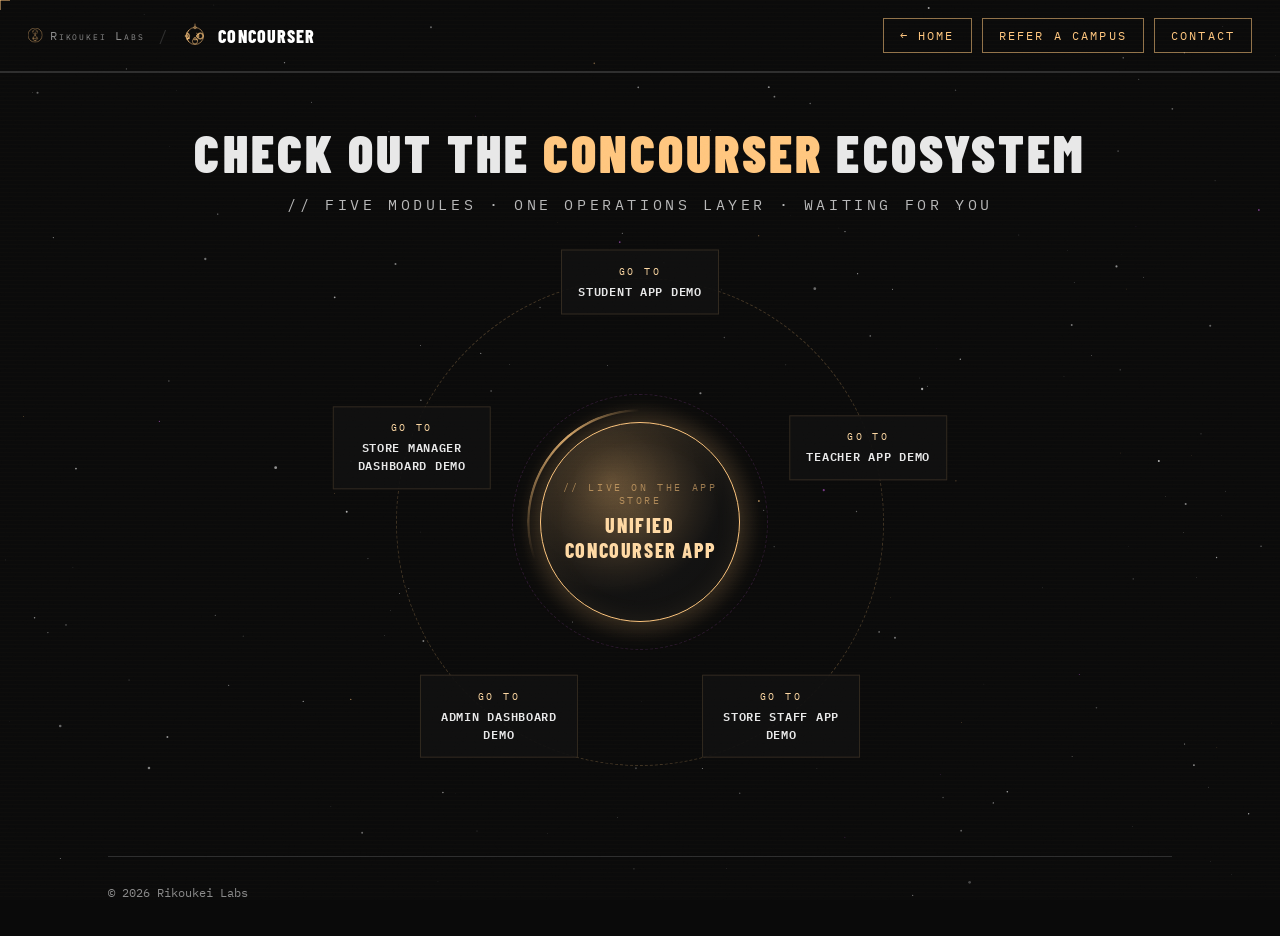
<file: apps/index.html>
<!DOCTYPE html>
<html lang="en">
<head>
<meta charset="UTF-8">
<meta name="viewport" content="width=device-width, initial-scale=1.0">
<meta name="description" content="The Concourser ecosystem: live demos of the student, teacher and store staff apps, the admin and store manager dashboards, and the unified Concourser app on the App Store.">
<title>Concourser | Ecosystem</title>
<link rel="icon" href="data:image/svg+xml,%3Csvg%20xmlns='http://www.w3.org/2000/svg'%20viewBox='0%200%2032%2032'%3E%3Crect%20width='32'%20height='32'%20fill='%230a0a0a'/%3E%3Ccircle%20cx='16'%20cy='16'%20r='10'%20fill='none'%20stroke='%23ffc67e'%20stroke-width='2'/%3E%3Ccircle%20cx='16'%20cy='8'%20r='2.5'%20fill='%23ffc67e'/%3E%3C/svg%3E">
<meta property="og:type" content="website">
<meta property="og:url" content="https://www.cncrsr.com/apps/">
<meta property="og:title" content="Concourser | Ecosystem">
<meta property="og:description" content="The Concourser ecosystem: live demos of the student, teacher and store staff apps, the admin and store manager dashboards, and the unified Concourser app on the App Store.">
<meta name="twitter:card" content="summary">
<meta name="twitter:title" content="Concourser | Ecosystem">
<meta name="twitter:description" content="Live demos of the Concourser apps, dashboards, and the unified app on the App Store.">

<link rel="canonical" href="https://www.cncrsr.com/apps/">
<meta property="og:image" content="https://www.cncrsr.com/assets/concourser-mark.png">
<meta name="twitter:image" content="https://www.cncrsr.com/assets/concourser-mark.png">
<link rel="preconnect" href="https://fonts.googleapis.com">
<link rel="preconnect" href="https://fonts.gstatic.com" crossorigin>
<link href="https://fonts.googleapis.com/css2?family=Barlow+Condensed:wght@700;800;900&family=IBM+Plex+Mono:wght@400;500;600;700&display=swap" rel="stylesheet">
<link rel="stylesheet" href="../assets/css/apps.css">
</head>
<body>

<!-- Inline icon sprite. Kept in the document rather than referenced from an external file, because <use> cannot reach across origins and an external sprite renders blank when the page is opened directly from disk. -->
<svg xmlns="http://www.w3.org/2000/svg" style="display:none" aria-hidden="true">
  <symbol id="product-mark" viewBox="0 0 1600 1600" fill="transparent">
<defs>
  <clipPath id="pm-clip-path-0"><circle cx="800" cy="800" r="253.05"/></clipPath>
  <mask id="pm-mask-0"><rect width="1600" height="1600" fill="white"/><circle cx="546.95" cy="800" r="96.25" fill="black"/></mask>
  <mask id="pm-mask-1"><rect width="1600" height="1600" fill="white"/><circle cx="546.95" cy="800" r="77" fill="black"/></mask>
</defs>
<g transform="translate(800,800) scale(2.07) translate(-800,-800)">
  <g>
    <path d="M 978.9333709792559 978.9333709792558 A 253.04999999999998 253.04999999999998 0 0 1 621.0666290207441 978.9333709792559" fill="transparent" stroke-width="16" stroke="#ffc67e"/>
    <circle cx="800" cy="956.8" r="77" stroke-width="16" stroke="#ffc67e"/>
    <circle cx="868.6075023625043" cy="921.8427315200548" r="15" stroke-width="0" fill="#ffc67e"/>
    <circle cx="854.4472221513641" cy="902.3527778486358" r="15" stroke-width="0" fill="#ffc67e"/>
    <circle cx="800" cy="879.8" r="38" stroke-width="16" stroke="#ffc67e"/>
  </g>
  <g>
    <path d="M 978.9333709792558 621.0666290207441 A 253.04999999999998 253.04999999999998 0 0 1 978.9333709792559 978.9333709792559" fill="transparent" stroke-width="16" stroke="#ffc67e"/>
    <circle cx="956.8" cy="800" r="96.25" stroke-width="16" stroke="#ffc67e"/>
    <line x1="878.9321142914113" y1="743.4256694668495" x2="836.1047771516875" y2="712.3097876736166" stroke-width="16" stroke="#ffc67e"/>
    <circle cx="956.8" cy="800" r="77" stroke-width="20" stroke="#ffc67e"/>
    <circle cx="921.8427315200548" cy="731.3924976374957" r="15" stroke-width="0" fill="#ffc67e"/>
    <circle cx="902.3527778486358" cy="745.5527778486359" r="15" stroke-width="0" fill="#ffc67e"/>
    <circle cx="879.8" cy="800" r="38" stroke-width="20" stroke="#ffc67e"/>
  </g>
  <g>
    <path d="M 621.0666290207441 621.0666290207441 A 253.04999999999998 253.04999999999998 0 0 1 978.9333709792559 621.0666290207441" fill="transparent" stroke-width="16" stroke="#ffc67e"/>
    <circle cx="800" cy="546.95" r="38" stroke-width="16" stroke="#ffc67e"/>
    <line x1="800" y1="508.95000000000005" x2="800" y2="432.95000000000005" stroke-width="16" stroke="#ffc67e"/>
  </g>
  <g>
    <path d="M 621.0666290207441 978.9333709792559 A 253.04999999999998 253.04999999999998 0 0 1 621.0666290207441 621.0666290207441" fill="transparent" mask="url(#pm-mask-0)" stroke-width="16" stroke="#ffc67e"/>
    <path d="M 546.95 703.75 A 96.25 96.25 0 0 1 546.95 896.25" clip-path="url(#pm-clip-path-0)" stroke-width="16" stroke="#ffc67e"/>
    <circle cx="576.6928857085887" cy="891.5391896934085" r="15" stroke-width="0" fill="#ffc67e"/>
    <circle cx="603.5243305331505" cy="877.8678857085887" r="15" stroke-width="0" fill="#ffc67e"/>
    <circle cx="624.8178857085887" cy="856.5743305331506" r="15" stroke-width="0" fill="#ffc67e"/>
    <path d="M 621.0666290207441 978.9333709792559 A 253.04999999999998 253.04999999999998 0 0 1 621.0666290207441 621.0666290207441" fill="transparent" mask="url(#pm-mask-1)" stroke-width="16" stroke="#ffc67e"/>
    <path d="M 546.95 723 A 77 77 0 0 1 546.95 877" clip-path="url(#pm-clip-path-0)" stroke-width="20" stroke="#ffc67e"/>
    <line x1="570.7443085668709" y1="873.2313517547268" x2="583.83117827865" y2="913.5085952198266" stroke-width="20" stroke="#ffc67e"/>
    <line x1="592.2094644265204" y1="862.294308566871" x2="617.1021698611066" y2="896.55617827865" stroke-width="20" stroke="#ffc67e"/>
    <line x1="609.244308566871" y1="845.2594644265205" x2="643.50617827865" y2="870.1521698611067" stroke-width="20" stroke="#ffc67e"/>
    <circle cx="546.95" cy="800" r="38" stroke-width="20" stroke="#ffc67e"/>
  </g>
</g>
</symbol>
  <symbol id="company-mark" viewBox="40 40 1520 1520" style="stroke:#ffc67e; fill:transparent;"><defs><clipPath id="cm-clip-path-0"><circle cx="800" cy="800" r="253.04999999999998" transform="matrix(1, 0, 0, 1, 0, 0)"/></clipPath><clipPath id="cm-clip-path-1"><circle cx="800" cy="800" r="253.04999999999998" transform="matrix(1, 0, 0, 1, 0, 0)"/></clipPath><clipPath id="cm-clip-path-2"><circle cx="800" cy="800" r="253.04999999999998" transform="matrix(1, 0, 0, 1, 0, 0)"/></clipPath><mask id="cm-mask-0"><rect width="1600" height="1600" fill="white"/><circle cx="800" cy="1053.05" r="77" transform="matrix(1, 0, 0, 1, 0, 0)" fill="black"/></mask><mask id="cm-mask-1"><rect width="1600" height="1600" fill="white"/><circle cx="959.1321679453906" cy="708.125" r="77" transform="matrix(1, 0, 0, 1, 0, 0)" fill="black"/></mask><mask id="cm-mask-2"><rect width="1600" height="1600" fill="white"/><circle cx="580.8522715723478" cy="673.4749999999999" r="77" transform="matrix(1, 0, 0, 1, 0, 0)" fill="black"/></mask></defs><g transform="matrix(1, 0, 0, 1, 1.9778045806229755e-14, 323)"><g transform="matrix(1, 0, 0, 1, 0, 0)"><path d="M 978.9333709792559 978.9333709792558 A 253.04999999999998 253.04999999999998 0 0 1 621.0666290207441 978.9333709792559" fill="transparent" mask="url(#cm-mask-0)" stroke-width="32" stroke="#ffc67e"/><path d="M 723 1053.05 A 77 77 0 0 1 877 1053.05" clip-path="url(#cm-clip-path-0)" stroke-width="32" stroke="#ffc67e"/><circle cx="873.2313517547268" cy="1029.255691433129" r="20" stroke-width="0" fill="#ffc67e"/><circle cx="862.294308566871" cy="1007.7905355734795" r="20" stroke-width="0" fill="#ffc67e"/><circle cx="845.2594644265205" cy="990.755691433129" r="20" stroke-width="0" fill="#ffc67e"/><circle cx="800" cy="1053.05" r="38" stroke-width="32" stroke="#ffc67e"/><line x1="800" y1="1015.05" x2="800" y2="939.05" stroke-width="32" stroke="#ffc67e"/></g><g transform="matrix(1, 0, 0, 1, 0, 0)"><path d="M 978.9333709792558 621.0666290207441 A 253.04999999999998 253.04999999999998 0 0 1 978.9333709792559 978.9333709792559" fill="transparent" mask="undefined" stroke-width="32" stroke="#ffc67e"/><circle cx="956.8" cy="800" r="77" stroke-width="32" stroke="#ffc67e"/><circle cx="921.8427315200548" cy="731.3924976374957" r="20" stroke-width="0" fill="#ffc67e"/><circle cx="902.3527778486358" cy="745.5527778486359" r="20" stroke-width="0" fill="#ffc67e"/><circle cx="879.8" cy="800" r="38" stroke-width="32" stroke="#ffc67e"/></g><g transform="matrix(1, 0, 0, 1, 0, 0)"><path d="M 621.0666290207441 621.0666290207441 A 253.04999999999998 253.04999999999998 0 0 1 978.9333709792559 621.0666290207441" fill="transparent" mask="undefined" stroke-width="32" stroke="#ffc67e"/><circle cx="800" cy="546.95" r="38" stroke-width="32" stroke="#ffc67e"/><line x1="800" y1="508.95000000000005" x2="800" y2="432.95000000000005" stroke-width="32" stroke="#ffc67e"/></g><g transform="matrix(1, 0, 0, 1, 0, 0)"><path d="M 621.0666290207441 978.9333709792559 A 253.04999999999998 253.04999999999998 0 0 1 621.0666290207441 621.0666290207441" fill="transparent" mask="undefined" stroke-width="32" stroke="#ffc67e"/><circle cx="643.2" cy="800" r="77" stroke-width="32" stroke="#ffc67e"/><circle cx="678.1572684799452" cy="868.6075023625043" r="20" stroke-width="0" fill="#ffc67e"/><circle cx="697.6472221513642" cy="854.4472221513641" r="20" stroke-width="0" fill="#ffc67e"/><circle cx="643.2" cy="800" r="38" stroke-width="32" stroke="#ffc67e"/><circle cx="643.2" cy="800" r="24.7" stroke-width="40" stroke="#ffc67e"/><line x1="667.9000000000001" y1="800" x2="717.3000000000001" y2="800" stroke-width="40" stroke="#ffc67e"/></g></g><g transform="matrix(1, 0, 0, 1, 1.9778045806229755e-14, -323)"><g transform="matrix(1, 0, 0, 1, 0, 0)"><path d="M 1019.1477284276523 926.5249999999999 A 253.04999999999998 253.04999999999998 0 0 1 580.8522715723478 926.5250000000001" fill="transparent" mask="undefined" stroke-width="32" stroke="#ffc67e"/><circle cx="800" cy="956.8" r="77" stroke-width="32" stroke="#ffc67e"/><circle cx="873.2313517547268" cy="933.005691433129" r="20" stroke-width="0" fill="#ffc67e"/><circle cx="862.294308566871" cy="911.5405355734795" r="20" stroke-width="0" fill="#ffc67e"/><circle cx="845.2594644265205" cy="894.505691433129" r="20" stroke-width="0" fill="#ffc67e"/><circle cx="800" cy="1119.55" r="38" stroke-width="32" stroke="#ffc67e"/></g><g transform="matrix(1, 0, 0, 1, 0, 0)"><path d="M 800.0000000000002 546.95 A 253.04999999999998 253.04999999999998 0 0 1 1019.1477284276522 926.525" fill="transparent" mask="url(#cm-mask-1)" stroke-width="32" stroke="#ffc67e"/><path d="M 1036.0266421214928 704.0951313692933 A 77 77 0 1 1 1001.0693736415477 643.5473662682023" clip-path="url(#cm-clip-path-1)" stroke-width="32" stroke="#ffc67e"/></g><g transform="matrix(1, 0, 0, 1, 0, 0)"><path d="M 580.8522715723477 926.5249999999999 A 253.04999999999998 253.04999999999998 0 0 1 800.0000000000001 546.95" fill="transparent" mask="url(#cm-mask-2)" stroke-width="32" stroke="#ffc67e"/><path d="M 619.3522715723478 606.7910439085981 A 77 77 0 0 1 542.3522715723478 740.1589560914017" clip-path="url(#cm-clip-path-2)" stroke-width="32" stroke="#ffc67e"/><line x1="564.8430713793804" y1="748.792365256503" x2="556.0380112732482" y2="790.2169161475796" stroke-width="32" stroke="#ffc67e"/><line x1="588.9009632439571" y1="750.053185943357" x2="593.3277436633422" y2="792.1711882122033" stroke-width="32" stroke="#ffc67e"/><line x1="612.1709930891844" y1="743.8180002384802" x2="629.3962899234446" y2="782.5066503696444" stroke-width="32" stroke="#ffc67e"/></g></g><g transform="matrix(1, 0, 0, 1, 0, 0)"><circle cx="800" cy="800" r="728" stroke-width="32" stroke="#ffc67e"/><circle cx="800" cy="800" r="723" stroke-width="32" stroke="#ffc67e"/></g></symbol>
</svg>
<div id="warp-in" aria-hidden="true">
  <span class="warc r3"></span>
  <span class="warc r2"></span>
  <span class="warc r1"></span>
  <span class="wdot"></span>
  <span class="winlabel">// DOCKING : ECOSYSTEM</span>
</div>
<!-- Grain overlay via inline SVG filter (matches home page) -->
<svg class="grain" aria-hidden="true">
  <filter id="grain-filter">
    <feTurbulence type="fractalNoise" baseFrequency="0.65" numOctaves="3" stitchTiles="stitch"/>
    <feColorMatrix type="saturate" values="0"/>
  </filter>
  <rect width="100%" height="100%" filter="url(#grain-filter)"/>
</svg>

<!-- Custom cursor -->
<div class="cursor-reticle" aria-hidden="true"></div>
<div class="cursor-ring" aria-hidden="true"></div>

<canvas id="starfield" aria-hidden="true"></canvas>
<div class="scan-layer" aria-hidden="true"></div>

<header class="topbar">
  <div class="nav-left">
    <a class="home-link" href="https://www.rikoukeilabs.com/"><svg class="co-mark" viewBox="40 40 1520 1520" aria-hidden="true"><use href="#company-mark"/></svg>Rikoukei Labs</a>
    <span class="crumb-sep">/</span>
    <a class="brand" href="../index.html"><svg class="mark" viewBox="0 0 1600 1600" aria-hidden="true"><use href="#product-mark"/></svg><span class="brand-name">Concourser</span></a>
  </div>
  <div class="topbar-actions">
    <a class="home-btn" href="../index.html">&larr; Home</a>
    <a class="topbar-btn" href="#" id="ref-open">Refer a campus</a>
    <a class="topbar-btn" href="mailto:contact@rikoukeilabs.com">Contact</a>
  </div>
</header>

<section class="head">
  <h1 class="reveal">Check out the <em>Concourser</em> ecosystem</h1>
  <p class="reveal" style="--d:.1s">// five modules &middot; one operations layer &middot; waiting for you</p>
</section>

<div class="space reveal" style="--d:.2s">
  <div class="ring" aria-hidden="true"></div>
  <div class="ring inner" aria-hidden="true"></div>

  <div class="center">
    <a class="core-btn" href="https://apps.apple.com/in/app/concourser/id6791248721" target="_blank" rel="noopener noreferrer" data-desc="The unified Concourser app: attendance check-in, meal allowance balances, QR payments and role-aware views for students, teachers, store staff and administrators, all in a single build.">
      <span class="tag">// Live on the App Store</span>
      <span class="label">Unified Concourser app</span>
    </a>
  </div>

  <nav class="orbit" aria-label="Concourser demos">
    <div class="sat" style="--a: 0deg;"><div class="sat-inner">
      <a href="https://kaustacademy.rikoukeilabs.com/student/" target="_blank" rel="noopener noreferrer" data-desc="Student app: students display a short-lived rotating QR code to check in for attendance and to draw against their meal allowance.">
        <span class="go">go to</span><span class="name">Student app demo</span>
      </a>
    </div></div>
    <div class="sat" style="--a: 72deg;"><div class="sat-inner">
      <a href="https://kaustacademy.rikoukeilabs.com/teacher/" target="_blank" rel="noopener noreferrer" data-desc="Teacher app: teaching assistants open an attendance session for a class and scan student QR codes to mark them present.">
        <span class="go">go to</span><span class="name">Teacher app demo</span>
      </a>
    </div></div>
    <div class="sat" style="--a: 144deg;"><div class="sat-inner">
      <a href="https://kaustacademy.rikoukeilabs.com/diner-pos/" target="_blank" rel="noopener noreferrer" data-desc="Store staff app: counter staff scan a student code and charge the meal against that student's allowance at the point of sale.">
        <span class="go">go to</span><span class="name">Store staff app demo</span>
      </a>
    </div></div>
    <div class="sat" style="--a: 216deg;"><div class="sat-inner">
      <a href="https://kaust.rikoukeilabs.com/admin/" target="_blank" rel="noopener noreferrer" data-desc="Admin dashboard: administrators manage users, programs and allowances, then reconcile spending per cost center and export transaction and audit reports.">
        <span class="go">go to</span><span class="name">Admin dashboard demo</span>
      </a>
    </div></div>
    <div class="sat" style="--a: 288deg;"><div class="sat-inner">
      <a href="https://kaust.rikoukeilabs.com/diner/" target="_blank" rel="noopener noreferrer" data-desc="Store manager dashboard: storefront managers follow sales, daily meal volumes and end-of-day totals for their own outlet.">
        <span class="go">go to</span><span class="name">Store manager dashboard demo</span>
      </a>
    </div></div>
  </nav>
</div>

<div id="leave-modal" role="dialog" aria-modal="true" aria-labelledby="lm-title-txt">
  <div class="lm-card">
    <button class="lm-close" aria-label="Close">&times;</button>
    <p class="lm-title" id="lm-title-txt">// DEPARTURE CHECK</p>
    <p class="lm-desc" id="lm-desc-txt"></p>
    <p class="lm-text">Are you sure that you want to leave the concourser website to preview a demo instance?</p>
    <div class="lm-actions">
      <button class="lm-yes" type="button">Yes</button>
      <button class="lm-no" type="button">No</button>
    </div>
  </div>
</div>
<footer class="foot-wrap">
  <div class="foot-links">
    <span>&copy; 2026 Rikoukei Labs</span>
  </div>
</footer>

<div id="contact-modal" role="dialog" aria-modal="true" aria-labelledby="cm-title-txt">
  <div class="cm-card">
    <button class="cm-close" aria-label="Close">&times;</button>
    <p class="cm-title" id="cm-title-txt">// CONTACT</p>
    <p class="cm-desc">You can either drop us a message with your questions and our team will quickly get back to you with answers, or ask for an online meeting to talk face-to-face.</p>
    <div class="cm-row"><span class="cm-label">Email</span>
      <span class="cm-val"><span class="cm-email">contact@rikoukeilabs.com</span><button class="cm-copy" type="button">COPY</button></span>
    </div>
    <div class="cm-row"><span class="cm-label">WhatsApp</span>
      <span class="cm-val"><a class="cm-link" href="https://wa.me/918787066090" target="_blank" rel="noopener noreferrer">Message the Concourser team now</a></span>
    </div>
    <div class="cm-row"><span class="cm-label">Email app</span>
      <span class="cm-val"><a class="cm-link" id="cm-mailto" href="mailto:contact@rikoukeilabs.com">Open a pre-filled draft</a></span>
    </div>
  </div>
</div>

<div id="referral-modal" role="dialog" aria-modal="true" aria-labelledby="rm-title-txt">
  <div class="cm-card">
    <button class="cm-close" aria-label="Close">&times;</button>
    <p class="cm-title" id="rm-title-txt">// REFER A CAMPUS</p>
    <p class="cm-desc">Know a campus that needs Concourser? Introduce us. If your introduction becomes a paying customer, you earn a commission on the deal. Consultants, suppliers, alumni and anyone who simply knows the right people are all welcome. Send us a few lines about yourself and the campus you have in mind, and we will reply with the terms.</p>
    <div class="cm-row"><span class="cm-label">Email</span>
      <span class="cm-val"><span class="cm-email">contact@rikoukeilabs.com</span><button class="cm-copy" type="button">COPY</button></span>
    </div>
    <div class="cm-row"><span class="cm-label">WhatsApp</span>
      <span class="cm-val"><a class="cm-link" href="https://wa.me/918787066090?text=Hello%20Rikoukei%20Labs%2C%20I%20am%20interested%20in%20the%20Concourser%20referral%20program%20and%20I%20have%20a%20campus%20in%20mind%20to%20introduce." target="_blank" rel="noopener noreferrer">Message the Concourser team now</a></span>
    </div>
    <div class="cm-row"><span class="cm-label">Email app</span>
      <span class="cm-val"><a class="cm-link" id="rm-mailto" href="mailto:contact@rikoukeilabs.com?subject=Concourser%20referral%20program&amp;body=Hello%20Rikoukei%20Labs%20team%2C%0D%0A%0D%0AI%20would%20like%20to%20introduce%20Concourser%20to%20a%20campus%20and%20take%20part%20in%20your%20referral%20program.%0D%0A%0D%0AAbout%20me%0D%0AName%3A%0D%0AWhere%20I%20am%20based%3A%0D%0AWhat%20I%20do%3A%0D%0A%0D%0AThe%20campus%20I%20have%20in%20mind%0D%0AInstitution%3A%0D%0AWhere%20it%20is%3A%0D%0ARoughly%20how%20many%20students%3A%0D%0A%0D%0APlease%20send%20me%20the%20referral%20terms%20and%20the%20commission%20details.%0D%0A%0D%0AThank%20you.">Open a pre-filled draft</a></span>
    </div>
  </div>
</div>
<script src="../assets/js/apps.js"></script>
<script src="../assets/js/apps-2.js"></script>
<script src="../assets/js/apps-3.js"></script>
<script src="../assets/js/apps-4.js"></script>
<script src="../assets/js/apps-5.js"></script>
</body>
</html>
</file>
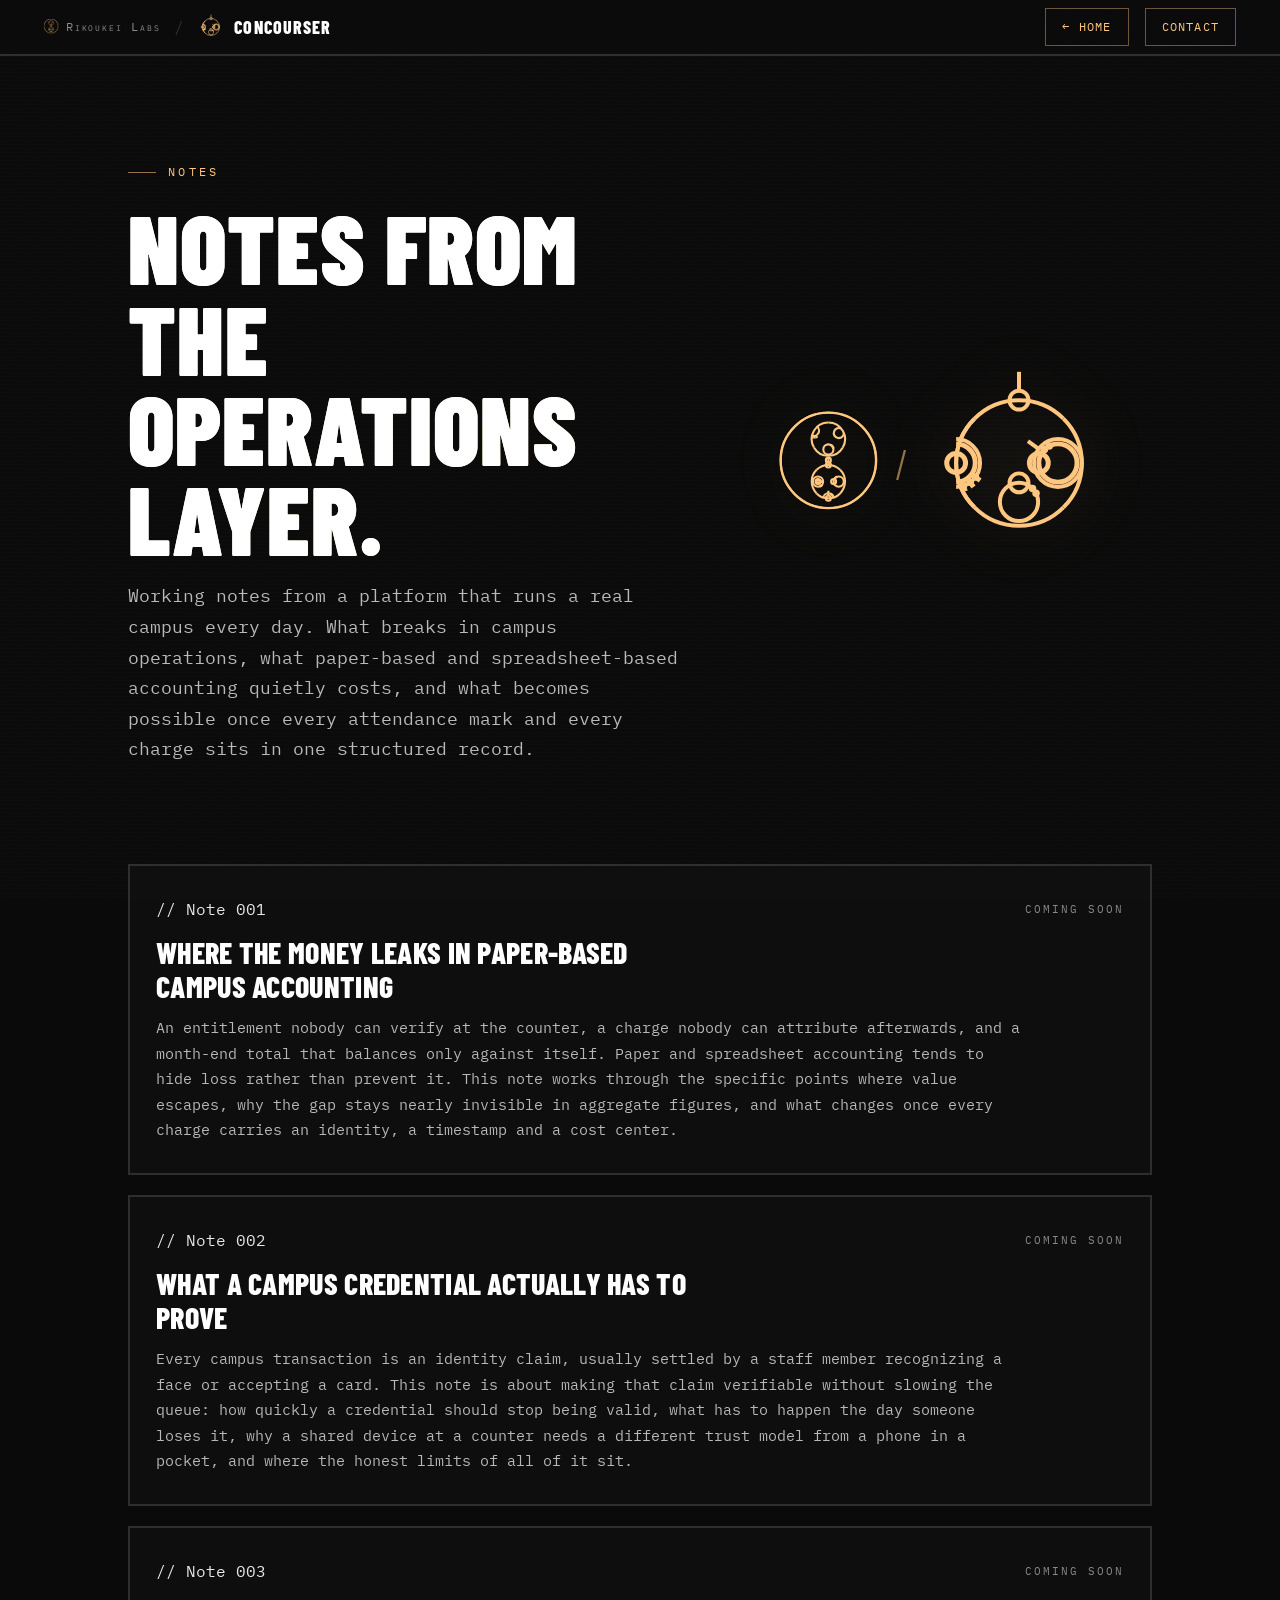
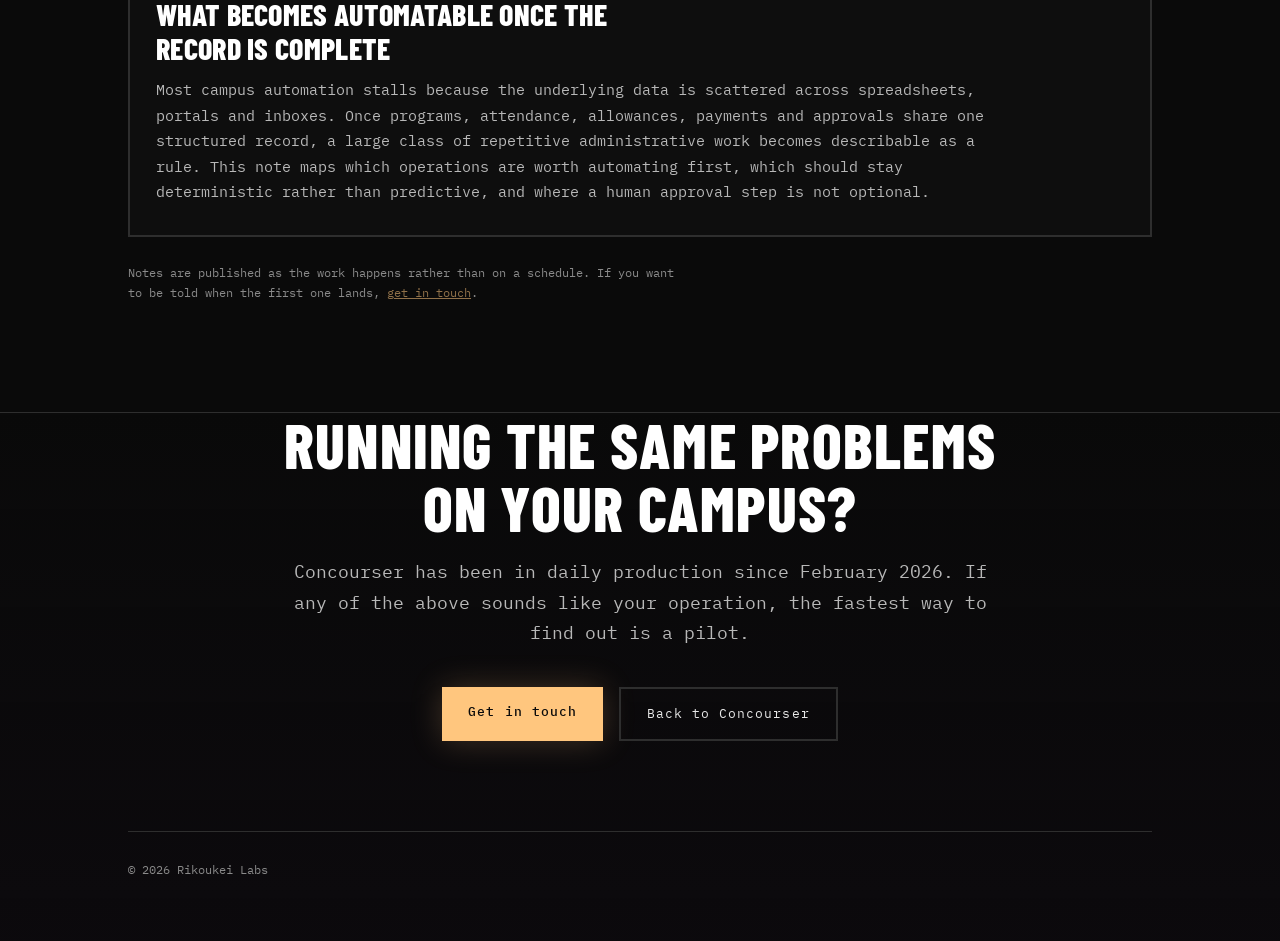
<file: blog/index.html>
<!DOCTYPE html>
<html lang="en">
<head>
<meta charset="UTF-8">
<meta name="viewport" content="width=device-width, initial-scale=1.0">
<meta name="description" content="Notes from the Concourser team on running campus operations in production: attendance, meal allowances, payments, deployment and the intelligence layer being built on top of the ledger.">
<title>Concourser | Notes</title>
<link rel="icon" href="data:image/svg+xml,%3Csvg%20xmlns='http://www.w3.org/2000/svg'%20viewBox='0%200%2032%2032'%3E%3Crect%20width='32'%20height='32'%20fill='%230a0a0a'/%3E%3Ccircle%20cx='16'%20cy='16'%20r='10'%20fill='none'%20stroke='%23ffc67e'%20stroke-width='2'/%3E%3Ccircle%20cx='16'%20cy='8'%20r='2.5'%20fill='%23ffc67e'/%3E%3C/svg%3E">
<meta property="og:type" content="website">
<meta property="og:url" content="https://www.cncrsr.com/blog/">
<meta property="og:title" content="Concourser | Notes">
<meta property="og:description" content="Notes from the Concourser team on running campus operations in production: attendance, meal allowances, payments, deployment and the intelligence layer being built on top of the ledger.">
<meta name="twitter:card" content="summary">
<meta name="twitter:title" content="Concourser | Notes">
<meta name="twitter:description" content="Notes from the Concourser team on running campus operations in production.">
<meta property="og:image" content="https://www.cncrsr.com/assets/concourser-mark.png">
<meta name="twitter:image" content="https://www.cncrsr.com/assets/concourser-mark.png">
<link rel="preconnect" href="https://fonts.googleapis.com">
<link rel="preconnect" href="https://fonts.gstatic.com" crossorigin>
<link href="https://fonts.googleapis.com/css2?family=Barlow+Condensed:wght@700;800;900&family=IBM+Plex+Mono:wght@400;500;600;700&display=swap" rel="stylesheet">
<link rel="stylesheet" href="../assets/css/index.css">
<link rel="stylesheet" href="../assets/css/blog.css">
<link rel="stylesheet" href="../assets/css/index-2.css">
<link rel="canonical" href="https://www.cncrsr.com/blog/">
<!-- If JS never runs, .reveal must not leave the page blank. -->
<noscript><style>.reveal{opacity:1 !important;transform:none !important}</style></noscript>
</head>
<body>

<!-- Inline icon sprite. Kept in the document rather than referenced from an external file, because <use> cannot reach across origins and an external sprite renders blank when the page is opened directly from disk. -->
<svg xmlns="http://www.w3.org/2000/svg" style="display:none" aria-hidden="true">
  <symbol id="product-mark" viewBox="0 0 1600 1600" fill="transparent">
<defs>
  <clipPath id="pm-clip-path-0"><circle cx="800" cy="800" r="253.05"/></clipPath>
  <mask id="pm-mask-0"><rect width="1600" height="1600" fill="white"/><circle cx="546.95" cy="800" r="96.25" fill="black"/></mask>
  <mask id="pm-mask-1"><rect width="1600" height="1600" fill="white"/><circle cx="546.95" cy="800" r="77" fill="black"/></mask>
</defs>
<g transform="translate(800,800) scale(2.07) translate(-800,-800)">
  <g>
    <path d="M 978.9333709792559 978.9333709792558 A 253.04999999999998 253.04999999999998 0 0 1 621.0666290207441 978.9333709792559" fill="transparent" stroke-width="16" stroke="#ffc67e"/>
    <circle cx="800" cy="956.8" r="77" stroke-width="16" stroke="#ffc67e"/>
    <circle cx="868.6075023625043" cy="921.8427315200548" r="15" stroke-width="0" fill="#ffc67e"/>
    <circle cx="854.4472221513641" cy="902.3527778486358" r="15" stroke-width="0" fill="#ffc67e"/>
    <circle cx="800" cy="879.8" r="38" stroke-width="16" stroke="#ffc67e"/>
  </g>
  <g>
    <path d="M 978.9333709792558 621.0666290207441 A 253.04999999999998 253.04999999999998 0 0 1 978.9333709792559 978.9333709792559" fill="transparent" stroke-width="16" stroke="#ffc67e"/>
    <circle cx="956.8" cy="800" r="96.25" stroke-width="16" stroke="#ffc67e"/>
    <line x1="878.9321142914113" y1="743.4256694668495" x2="836.1047771516875" y2="712.3097876736166" stroke-width="16" stroke="#ffc67e"/>
    <circle cx="956.8" cy="800" r="77" stroke-width="20" stroke="#ffc67e"/>
    <circle cx="921.8427315200548" cy="731.3924976374957" r="15" stroke-width="0" fill="#ffc67e"/>
    <circle cx="902.3527778486358" cy="745.5527778486359" r="15" stroke-width="0" fill="#ffc67e"/>
    <circle cx="879.8" cy="800" r="38" stroke-width="20" stroke="#ffc67e"/>
  </g>
  <g>
    <path d="M 621.0666290207441 621.0666290207441 A 253.04999999999998 253.04999999999998 0 0 1 978.9333709792559 621.0666290207441" fill="transparent" stroke-width="16" stroke="#ffc67e"/>
    <circle cx="800" cy="546.95" r="38" stroke-width="16" stroke="#ffc67e"/>
    <line x1="800" y1="508.95000000000005" x2="800" y2="432.95000000000005" stroke-width="16" stroke="#ffc67e"/>
  </g>
  <g>
    <path d="M 621.0666290207441 978.9333709792559 A 253.04999999999998 253.04999999999998 0 0 1 621.0666290207441 621.0666290207441" fill="transparent" mask="url(#pm-mask-0)" stroke-width="16" stroke="#ffc67e"/>
    <path d="M 546.95 703.75 A 96.25 96.25 0 0 1 546.95 896.25" clip-path="url(#pm-clip-path-0)" stroke-width="16" stroke="#ffc67e"/>
    <circle cx="576.6928857085887" cy="891.5391896934085" r="15" stroke-width="0" fill="#ffc67e"/>
    <circle cx="603.5243305331505" cy="877.8678857085887" r="15" stroke-width="0" fill="#ffc67e"/>
    <circle cx="624.8178857085887" cy="856.5743305331506" r="15" stroke-width="0" fill="#ffc67e"/>
    <path d="M 621.0666290207441 978.9333709792559 A 253.04999999999998 253.04999999999998 0 0 1 621.0666290207441 621.0666290207441" fill="transparent" mask="url(#pm-mask-1)" stroke-width="16" stroke="#ffc67e"/>
    <path d="M 546.95 723 A 77 77 0 0 1 546.95 877" clip-path="url(#pm-clip-path-0)" stroke-width="20" stroke="#ffc67e"/>
    <line x1="570.7443085668709" y1="873.2313517547268" x2="583.83117827865" y2="913.5085952198266" stroke-width="20" stroke="#ffc67e"/>
    <line x1="592.2094644265204" y1="862.294308566871" x2="617.1021698611066" y2="896.55617827865" stroke-width="20" stroke="#ffc67e"/>
    <line x1="609.244308566871" y1="845.2594644265205" x2="643.50617827865" y2="870.1521698611067" stroke-width="20" stroke="#ffc67e"/>
    <circle cx="546.95" cy="800" r="38" stroke-width="20" stroke="#ffc67e"/>
  </g>
</g>
</symbol>
  <symbol id="company-mark" viewBox="40 40 1520 1520" style="stroke:#ffc67e; fill:transparent;"><defs><clipPath id="cm-clip-path-0"><circle cx="800" cy="800" r="253.04999999999998" transform="matrix(1, 0, 0, 1, 0, 0)"/></clipPath><clipPath id="cm-clip-path-1"><circle cx="800" cy="800" r="253.04999999999998" transform="matrix(1, 0, 0, 1, 0, 0)"/></clipPath><clipPath id="cm-clip-path-2"><circle cx="800" cy="800" r="253.04999999999998" transform="matrix(1, 0, 0, 1, 0, 0)"/></clipPath><mask id="cm-mask-0"><rect width="1600" height="1600" fill="white"/><circle cx="800" cy="1053.05" r="77" transform="matrix(1, 0, 0, 1, 0, 0)" fill="black"/></mask><mask id="cm-mask-1"><rect width="1600" height="1600" fill="white"/><circle cx="959.1321679453906" cy="708.125" r="77" transform="matrix(1, 0, 0, 1, 0, 0)" fill="black"/></mask><mask id="cm-mask-2"><rect width="1600" height="1600" fill="white"/><circle cx="580.8522715723478" cy="673.4749999999999" r="77" transform="matrix(1, 0, 0, 1, 0, 0)" fill="black"/></mask></defs><g transform="matrix(1, 0, 0, 1, 1.9778045806229755e-14, 323)"><g transform="matrix(1, 0, 0, 1, 0, 0)"><path d="M 978.9333709792559 978.9333709792558 A 253.04999999999998 253.04999999999998 0 0 1 621.0666290207441 978.9333709792559" fill="transparent" mask="url(#cm-mask-0)" stroke-width="32" stroke="#ffc67e"/><path d="M 723 1053.05 A 77 77 0 0 1 877 1053.05" clip-path="url(#cm-clip-path-0)" stroke-width="32" stroke="#ffc67e"/><circle cx="873.2313517547268" cy="1029.255691433129" r="20" stroke-width="0" fill="#ffc67e"/><circle cx="862.294308566871" cy="1007.7905355734795" r="20" stroke-width="0" fill="#ffc67e"/><circle cx="845.2594644265205" cy="990.755691433129" r="20" stroke-width="0" fill="#ffc67e"/><circle cx="800" cy="1053.05" r="38" stroke-width="32" stroke="#ffc67e"/><line x1="800" y1="1015.05" x2="800" y2="939.05" stroke-width="32" stroke="#ffc67e"/></g><g transform="matrix(1, 0, 0, 1, 0, 0)"><path d="M 978.9333709792558 621.0666290207441 A 253.04999999999998 253.04999999999998 0 0 1 978.9333709792559 978.9333709792559" fill="transparent" mask="undefined" stroke-width="32" stroke="#ffc67e"/><circle cx="956.8" cy="800" r="77" stroke-width="32" stroke="#ffc67e"/><circle cx="921.8427315200548" cy="731.3924976374957" r="20" stroke-width="0" fill="#ffc67e"/><circle cx="902.3527778486358" cy="745.5527778486359" r="20" stroke-width="0" fill="#ffc67e"/><circle cx="879.8" cy="800" r="38" stroke-width="32" stroke="#ffc67e"/></g><g transform="matrix(1, 0, 0, 1, 0, 0)"><path d="M 621.0666290207441 621.0666290207441 A 253.04999999999998 253.04999999999998 0 0 1 978.9333709792559 621.0666290207441" fill="transparent" mask="undefined" stroke-width="32" stroke="#ffc67e"/><circle cx="800" cy="546.95" r="38" stroke-width="32" stroke="#ffc67e"/><line x1="800" y1="508.95000000000005" x2="800" y2="432.95000000000005" stroke-width="32" stroke="#ffc67e"/></g><g transform="matrix(1, 0, 0, 1, 0, 0)"><path d="M 621.0666290207441 978.9333709792559 A 253.04999999999998 253.04999999999998 0 0 1 621.0666290207441 621.0666290207441" fill="transparent" mask="undefined" stroke-width="32" stroke="#ffc67e"/><circle cx="643.2" cy="800" r="77" stroke-width="32" stroke="#ffc67e"/><circle cx="678.1572684799452" cy="868.6075023625043" r="20" stroke-width="0" fill="#ffc67e"/><circle cx="697.6472221513642" cy="854.4472221513641" r="20" stroke-width="0" fill="#ffc67e"/><circle cx="643.2" cy="800" r="38" stroke-width="32" stroke="#ffc67e"/><circle cx="643.2" cy="800" r="24.7" stroke-width="40" stroke="#ffc67e"/><line x1="667.9000000000001" y1="800" x2="717.3000000000001" y2="800" stroke-width="40" stroke="#ffc67e"/></g></g><g transform="matrix(1, 0, 0, 1, 1.9778045806229755e-14, -323)"><g transform="matrix(1, 0, 0, 1, 0, 0)"><path d="M 1019.1477284276523 926.5249999999999 A 253.04999999999998 253.04999999999998 0 0 1 580.8522715723478 926.5250000000001" fill="transparent" mask="undefined" stroke-width="32" stroke="#ffc67e"/><circle cx="800" cy="956.8" r="77" stroke-width="32" stroke="#ffc67e"/><circle cx="873.2313517547268" cy="933.005691433129" r="20" stroke-width="0" fill="#ffc67e"/><circle cx="862.294308566871" cy="911.5405355734795" r="20" stroke-width="0" fill="#ffc67e"/><circle cx="845.2594644265205" cy="894.505691433129" r="20" stroke-width="0" fill="#ffc67e"/><circle cx="800" cy="1119.55" r="38" stroke-width="32" stroke="#ffc67e"/></g><g transform="matrix(1, 0, 0, 1, 0, 0)"><path d="M 800.0000000000002 546.95 A 253.04999999999998 253.04999999999998 0 0 1 1019.1477284276522 926.525" fill="transparent" mask="url(#cm-mask-1)" stroke-width="32" stroke="#ffc67e"/><path d="M 1036.0266421214928 704.0951313692933 A 77 77 0 1 1 1001.0693736415477 643.5473662682023" clip-path="url(#cm-clip-path-1)" stroke-width="32" stroke="#ffc67e"/></g><g transform="matrix(1, 0, 0, 1, 0, 0)"><path d="M 580.8522715723477 926.5249999999999 A 253.04999999999998 253.04999999999998 0 0 1 800.0000000000001 546.95" fill="transparent" mask="url(#cm-mask-2)" stroke-width="32" stroke="#ffc67e"/><path d="M 619.3522715723478 606.7910439085981 A 77 77 0 0 1 542.3522715723478 740.1589560914017" clip-path="url(#cm-clip-path-2)" stroke-width="32" stroke="#ffc67e"/><line x1="564.8430713793804" y1="748.792365256503" x2="556.0380112732482" y2="790.2169161475796" stroke-width="32" stroke="#ffc67e"/><line x1="588.9009632439571" y1="750.053185943357" x2="593.3277436633422" y2="792.1711882122033" stroke-width="32" stroke="#ffc67e"/><line x1="612.1709930891844" y1="743.8180002384802" x2="629.3962899234446" y2="782.5066503696444" stroke-width="32" stroke="#ffc67e"/></g></g><g transform="matrix(1, 0, 0, 1, 0, 0)"><circle cx="800" cy="800" r="728" stroke-width="32" stroke="#ffc67e"/><circle cx="800" cy="800" r="723" stroke-width="32" stroke="#ffc67e"/></g></symbol>
</svg>

<!-- Grain overlay via inline SVG filter (matches home page) -->
<svg class="grain" aria-hidden="true">
  <filter id="grain-filter">
    <feTurbulence type="fractalNoise" baseFrequency="0.65" numOctaves="3" stitchTiles="stitch"/>
    <feColorMatrix type="saturate" values="0"/>
  </filter>
  <rect width="100%" height="100%" filter="url(#grain-filter)"/>
</svg>

<div class="scan-layer" aria-hidden="true"></div>

<nav id="site-nav">
  <div class="nav-left">
    <a class="home-link" href="https://www.rikoukeilabs.com/"><svg class="co-mark" viewBox="40 40 1520 1520" aria-hidden="true"><use href="#company-mark"/></svg>Rikoukei Labs</a>
    <span class="crumb-sep">/</span>
    <a class="brand" href="../index.html">
      <svg class="mark" viewBox="0 0 1600 1600" aria-hidden="true"><use href="#product-mark"/></svg>
      <span class="brand-name">Concourser</span>
    </a>
  </div>
  <div class="nav-right">
    <a class="nav-cta" href="../index.html">&larr; HOME</a>
    <a class="nav-cta" href="#contact">CONTACT</a>
  </div>
</nav>

<div class="page" id="top">

  <!-- ============ HEAD ============ -->
  <section class="blog-head">
    <div class="inner">
      <div class="blog-head-copy">
        <div class="eyebrow reveal">Notes</div>
        <h1 class="reveal" style="--d:.08s">Notes from<br>the operations layer.</h1>
        <p class="lede reveal" style="--d:.16s">Working notes from a platform that runs a real campus every day. What breaks in campus operations, what paper-based and spreadsheet-based accounting quietly costs, and what becomes possible once every attendance mark and every charge sits in one structured record.</p>
      </div>
      <div class="blog-art reveal" style="--d:.24s">
        <svg class="ba-company" viewBox="40 40 1520 1520" aria-hidden="true"><use href="#company-mark"/></svg>
        <span class="ba-sep" aria-hidden="true">/</span>
        <svg class="ba-product" viewBox="0 0 1600 1600" role="img" aria-label="Concourser, the flagship product of Rikoukei Labs"><use href="#product-mark"/></svg>
      </div>
    </div>
  </section>

  <!-- ============ NOTES LIST ============ -->
  <section class="notes" id="notes">
    <div class="inner">
      <div class="note-list">

        <article class="note-card reveal">
          <div class="note-meta"><span class="tag">// Note 001</span><span class="note-date">Coming soon</span></div>
          <h2>Where the money leaks in paper-based campus accounting</h2>
          <p>An entitlement nobody can verify at the counter, a charge nobody can attribute afterwards, and a month-end total that balances only against itself. Paper and spreadsheet accounting tends to hide loss rather than prevent it. This note works through the specific points where value escapes, why the gap stays nearly invisible in aggregate figures, and what changes once every charge carries an identity, a timestamp and a cost center.</p>
        </article>

        <article class="note-card reveal" style="--d:.08s">
          <div class="note-meta"><span class="tag">// Note 002</span><span class="note-date">Coming soon</span></div>
          <h2>What a campus credential actually has to prove</h2>
          <p>Every campus transaction is an identity claim, usually settled by a staff member recognizing a face or accepting a card. This note is about making that claim verifiable without slowing the queue: how quickly a credential should stop being valid, what has to happen the day someone loses it, why a shared device at a counter needs a different trust model from a phone in a pocket, and where the honest limits of all of it sit.</p>
        </article>

        <article class="note-card reveal" style="--d:.16s">
          <div class="note-meta"><span class="tag">// Note 003</span><span class="note-date">Coming soon</span></div>
          <h2>What becomes automatable once the record is complete</h2>
          <p>Most campus automation stalls because the underlying data is scattered across spreadsheets, portals and inboxes. Once programs, attendance, allowances, payments and approvals share one structured record, a large class of repetitive administrative work becomes describable as a rule. This note maps which operations are worth automating first, which should stay deterministic rather than predictive, and where a human approval step is not optional.</p>
        </article>

      </div>

      <p class="tr-asof reveal" style="--d:.24s">Notes are published as the work happens rather than on a schedule. If you want to be told when the first one lands, <a href="../index.html#contact">get in touch</a>.</p>
    </div>
  </section>

  <!-- ============ CLOSING ============ -->
  <section class="closing" id="contact">
    <div class="inner">
      <h2 class="reveal" style="--d:.18s">Running the same problems<br>on your campus?</h2>
      <p class="lede reveal" style="--d:.26s">Concourser has been in daily production since February 2026. If any of the above sounds like your operation, the fastest way to find out is a pilot.</p>
      <div class="hero-ctas reveal" style="--d:.34s">
        <a class="btn btn-primary" href="mailto:contact@rikoukeilabs.com?subject=Concourser%20enquiry">Get in touch</a>
        <a class="btn btn-ghost" href="../index.html">Back to Concourser</a>
      </div>

      <div class="foot-links">
        <span>&copy; 2026 Rikoukei Labs</span>
      </div>
    </div>
  </section>

</div>

<div id="contact-modal" role="dialog" aria-modal="true" aria-labelledby="cm-title-txt">
  <div class="cm-card">
    <button class="cm-close" aria-label="Close">&times;</button>
    <p class="cm-title" id="cm-title-txt">// CONTACT</p>
    <p class="cm-desc">You can either drop us a message with your questions and our team will quickly get back to you with answers, or ask for an online meeting to talk face-to-face.</p>
    <div class="cm-row"><span class="cm-label">E-mail address</span>
      <span class="cm-val"><span class="cm-email">contact@rikoukeilabs.com</span><button class="cm-copy" type="button">COPY</button></span>
    </div>
    <div class="cm-row"><span class="cm-label">WhatsApp</span>
      <span class="cm-val"><a class="cm-link" href="https://wa.me/918787066090" target="_blank" rel="noopener noreferrer">Message the Concourser team now</a></span>
    </div>
    <div class="cm-row"><span class="cm-label">E-mail app</span>
      <span class="cm-val"><a class="cm-link" id="cm-mailto" href="mailto:contact@rikoukeilabs.com">Open a pre-filled draft</a></span>
    </div>
  </div>
<script src="../assets/js/blog.js"></script>
<script src="../assets/js/index-3.js"></script>
</body>
</html>
</file>
<file: assets/css/index.css>
:root {
    --bg: #0a0a0a;
    --bg-raised: #111111;
    --bg-card: #111111;
    --line: rgba(255, 198, 126, 0.14);
    --line-soft: #2e2e2e;
    --gold: #ffc67e;
    --gold-bright: #ffd9a3;
    --gold-dim: rgba(255, 198, 126, 0.55);
    --accent2: #be5cd8;
    --red: #d9604f;
    --text: #e8e8e8;
    --text-dim: #b8b8b8;
    --text-faint: #8a8a8a;
    --font-display: "Barlow Condensed", "Arial Narrow", sans-serif;
    --font-mono: "IBM Plex Mono", ui-monospace, "SF Mono", Menlo, monospace;
    --max-w: 1120px;
  }

  * { margin: 0; padding: 0; box-sizing: border-box; }

  html { scroll-behavior: smooth; }
  @media (prefers-reduced-motion: reduce) {
    html { scroll-behavior: auto; }
  }
  /* anchor targets must clear the 56px fixed nav */
  section[id] { scroll-margin-top: 72px; }

  body {
    background: var(--bg);
    color: var(--text);
    font-family: var(--font-mono);
    font-size: 15.5px;
    line-height: 1.7;
    overflow-x: hidden;
    -webkit-font-smoothing: antialiased;
  }

  ::selection { background: rgba(255, 198, 126, 0.25); color: #fff; }

  a { color: inherit; }

  /* ---------- Background layers ---------- */
  #starfield {
    position: fixed;
    inset: 0;
    z-index: 0;
    pointer-events: none;
  }

  #orrery-wrap {
    position: fixed;
    inset: 0;
    z-index: 0;
    display: flex;
    align-items: center;
    justify-content: center;
    pointer-events: none;
  }
  #orrery {
    width: min(88vmin, 780px);
    height: min(88vmin, 780px);
    opacity: 0.42;
    filter: drop-shadow(0 0 24px rgba(255, 198, 126, 0.12));
  }
  @media (max-width: 768px) {
    #orrery { width: 120vmin; height: 120vmin; opacity: 0.22; }
  }


  /* ---------- Page chrome ---------- */
  .page { position: relative; z-index: 1; }

  nav {
    position: fixed;
    top: 0; left: 0; right: 0;
    z-index: 50;
    display: flex;
    align-items: center;
    justify-content: space-between;
    padding: 0 clamp(20px, 4vw, 44px);
    height: 56px;
    background: var(--bg);
    border-bottom: 2px solid var(--line-soft);
    transition: border-color 0.3s;
  }
  nav.nav-scrolled { border-bottom-color: var(--gold); }
  .nav-left {
    display: flex;
    align-items: center;
    gap: 14px;
    min-width: 0;
  }
  .home-link {
    font-family: var(--font-mono);
    font-size: 12px;
    letter-spacing: 0.15em;
    font-variant: small-caps;
    text-decoration: none;
    color: var(--text-faint);
    white-space: nowrap;
    transition: color 0.2s;
    display: inline-flex;
    align-items: center;
    gap: 7px;
  }
  .home-link:hover { color: var(--accent2); }
  .crumb-sep { color: var(--line-soft); font-family: var(--font-mono); }
  .brand {
    display: flex;
    align-items: center;
    gap: 10px;
    text-decoration: none;
    font-family: var(--font-display);
    font-weight: 800;
    letter-spacing: 0.06em;
    font-size: 18px;
    text-transform: uppercase;
    color: #ffffff;
  }
  /* Product mark: the real SVG asset, not an improvised circle. */
  .brand .mark {
    width: 26px;
    height: 26px;
    flex-shrink: 0;
    display: block;
    overflow: visible;
  }
  .home-link .co-mark {
    width: 15px;
    height: 15px;
    flex-shrink: 0;
    opacity: 0.7;
    transition: opacity 0.2s;
  }
  .home-link:hover .co-mark { opacity: 1; }

  .nav-cta {
    font-family: var(--font-mono);
    font-size: 12px;
    letter-spacing: 0.1em;
    white-space: nowrap;
    text-decoration: none;
    color: var(--gold);
    border: 1px solid rgba(255, 198, 126, 0.4);
    border-radius: 0;
    padding: 8px 16px;
    transition: background 0.25s, color 0.25s;
  }
  .nav-cta:hover { background: var(--gold); color: #12100a; }
  .nav-right {
    display: flex;
    align-items: center;
    gap: 16px;
    flex-shrink: 0;
  }
  @media (max-width: 480px) {
    .brand .brand-name { display: none; }
    .nav-cta { font-size: 11px; padding: 7px 12px; }
    .nav-right { gap: 12px; }
  }

  /* ---------- Shared section layout ---------- */
  section { position: relative; }
  .inner {
    max-width: var(--max-w);
    margin: 0 auto;
    padding: 0 clamp(20px, 5vw, 48px);
  }
  .eyebrow {
    font-family: var(--font-mono);
    font-size: 12px;
    letter-spacing: 0.28em;
    text-transform: uppercase;
    color: var(--gold);
    display: flex;
    align-items: center;
    gap: 12px;
    margin-bottom: 20px;
  }
  .eyebrow::before {
    content: "";
    width: 28px; height: 1px;
    background: var(--gold-dim);
  }
  h2 {
    font-family: var(--font-display);
    font-size: clamp(38px, 5.4vw, 62px);
    font-weight: 800;
    line-height: 1.02;
    letter-spacing: 0.02em;
    text-transform: uppercase;
    color: #ffffff;
    max-width: 18em;
  }
  .lede {
    color: var(--text-dim);
    max-width: 40em;
    margin-top: 18px;
    font-size: clamp(16px, 1.6vw, 18px);
  }

  /* Scroll reveal */
  .reveal {
    opacity: 0;
    transform: translateY(26px);
    transition: opacity 0.7s cubic-bezier(0.22, 1, 0.36, 1), transform 0.7s cubic-bezier(0.22, 1, 0.36, 1);
    transition-delay: var(--d, 0s);
  }
  .reveal.visible { opacity: 1; transform: none; }
  @media (prefers-reduced-motion: reduce) {
    .reveal { opacity: 1; transform: none; transition: none; }
  }

  /* ---------- Hero ---------- */
  .hero {
    min-height: 100svh;
    display: flex;
    flex-direction: column;
    justify-content: center;
    padding-top: 90px;
    padding-bottom: 110px;
    overflow: hidden;
  }
  .hero .orbits {
    position: absolute;
    inset: 0;
    display: flex;
    align-items: center;
    justify-content: center;
    pointer-events: none;
  }
  .hero .orbits span {
    position: absolute;
    border: 1px solid rgba(255, 198, 126, 0.07);
    border-radius: 50%;
  }
  .hero .orbits span:nth-child(1) { width: 62vmin; height: 62vmin; }
  .hero .orbits span:nth-child(2) { width: 92vmin; height: 92vmin; border-color: rgba(190, 92, 216, 0.05); }
  .hero .orbits span:nth-child(3) { width: 128vmin; height: 128vmin; }
  .hero-badge {
    font-family: var(--font-mono);
    font-size: 12px;
    letter-spacing: 0.3em;
    text-transform: uppercase;
    color: var(--gold);
    margin-bottom: 26px;
  }
  h1 {
    font-family: var(--font-display);
    font-size: clamp(68px, 12vw, 150px);
    font-weight: 900;
    letter-spacing: -0.01em;
    line-height: 0.9;
    text-transform: uppercase;
    background: linear-gradient(135deg, #ffffff 20%, var(--gold-bright) 75%);
    -webkit-background-clip: text;
    background-clip: text;
    color: transparent;
  }
  .hero .tagline {
    margin-top: 26px;
    font-size: clamp(16px, 2vw, 22px);
    font-weight: 600;
    color: var(--text);
    max-width: 30em;
    line-height: 1.5;
  }
  .hero .tagline em {
    font-style: normal;
    color: var(--gold);
  }
  .hero .sub {
    margin-top: 16px;
    color: var(--text-dim);
    max-width: 36em;
  }
  .hero-ctas { margin-top: 38px; display: flex; gap: 16px; flex-wrap: wrap; }
  .btn {
    display: inline-block;
    text-decoration: none;
    font-family: var(--font-mono);
    font-size: 13px;
    letter-spacing: 0.08em;
    padding: 14px 26px;
    border-radius: 0;
    transition: transform 0.2s, box-shadow 0.2s, background 0.2s, color 0.2s;
  }
  .btn-primary {
    background: var(--gold);
    color: #0a0a0a;
    font-weight: 500;
    box-shadow: 0 0 32px rgba(255, 198, 126, 0.22);
  }
  .btn-primary:hover { transform: translateY(-2px); box-shadow: 0 4px 44px rgba(255, 198, 126, 0.38); }
  .btn-ghost {
    color: var(--text);
    border: 2px solid var(--line-soft);
  }
  .btn-ghost:hover { border-color: var(--gold-dim); color: var(--gold); }
  .scroll-hint {
    position: absolute;
    bottom: 30px;
    left: 50%;
    transform: translateX(-50%);
    font-family: var(--font-mono);
    font-size: 11px;
    letter-spacing: 0.24em;
    color: var(--text-faint);
    text-transform: uppercase;
    display: flex;
    flex-direction: column;
    align-items: center;
    gap: 10px;
    white-space: nowrap;
  }
  .scroll-hint::after {
    content: "";
    width: 1px;
    height: 34px;
    background: linear-gradient(180deg, var(--gold-dim), transparent);
    animation: drip 2.2s ease-in-out infinite;
  }
  @keyframes drip {
    0% { transform: scaleY(0); transform-origin: top; }
    45% { transform: scaleY(1); transform-origin: top; }
    55% { transform: scaleY(1); transform-origin: bottom; }
    100% { transform: scaleY(0); transform-origin: bottom; }
  }
  @media (prefers-reduced-motion: reduce) { .scroll-hint::after { animation: none; } }

  /* ---------- Proof band ---------- */
  .proof {
    border-top: 1px solid var(--line-soft);
    border-bottom: 1px solid var(--line-soft);
    background: linear-gradient(180deg, rgba(17, 17, 17, 0.65), rgba(13, 13, 13, 0.85));
    backdrop-filter: blur(4px);
    -webkit-backdrop-filter: blur(4px);
    padding: 56px 0;
  }
  .proof .claim {
    max-width: 46em;
    font-size: clamp(16px, 1.9vw, 20px);
    font-weight: 500;
    line-height: 1.55;
  }
  .proof .claim strong { color: var(--gold); font-weight: 600; }
  .proof .claim .live {
    display: inline-flex;
    align-items: center;
    gap: 8px;
    font-family: var(--font-mono);
    font-size: 11px;
    letter-spacing: 0.2em;
    color: var(--accent2);
    text-transform: uppercase;
    margin-bottom: 14px;
  }
  .proof .claim .live::before {
    content: "";
    width: 7px; height: 7px;
    border-radius: 50%;
    background: var(--accent2);
    box-shadow: 0 0 10px var(--accent2);
    animation: pulse 2s ease-in-out infinite;
  }
  @keyframes pulse { 50% { opacity: 0.35; } }

  /* ---------- Feature surfaces ---------- */
  .features-head { padding: clamp(90px, 12vh, 150px) 0 30px; }

  .surface {
    padding: clamp(70px, 10vh, 120px) 0;
  }
  .surface .inner {
    display: grid;
    grid-template-columns: 1fr 1fr;
    gap: clamp(36px, 6vw, 88px);
    align-items: center;
  }
  .surface:nth-of-type(even) .inner .s-visual { order: -1; }
  .s-label {
    font-family: var(--font-mono);
    font-size: 12px;
    letter-spacing: 0.26em;
    color: var(--gold);
    text-transform: uppercase;
    margin-bottom: 16px;
    display: flex;
    align-items: baseline;
    gap: 14px;
  }
  .s-label .num {
    font-size: 26px;
    color: rgba(255, 198, 126, 0.32);
    font-weight: 500;
    letter-spacing: 0;
  }
  .surface h3 {
    font-family: var(--font-display);
    font-size: clamp(32px, 4vw, 46px);
    font-weight: 800;
    line-height: 1.02;
    letter-spacing: 0.01em;
    text-transform: uppercase;
    color: #ffffff;
  }
  .surface .s-desc { color: var(--text-dim); margin-top: 14px; }
  .surface ul {
    list-style: none;
    margin-top: 26px;
    display: grid;
    gap: 13px;
  }
  .surface li {
    position: relative;
    padding-left: 26px;
    color: var(--text-dim);
    font-size: 15.5px;
  }
  .surface li::before {
    content: "";
    position: absolute;
    left: 0; top: 9px;
    width: 8px; height: 8px;
    border: 1.5px solid var(--gold-dim);
    border-radius: 50%;
  }
  .surface li b { color: var(--text); font-weight: 600; }

  /* Visual mock panels */
  .panel {
    background: linear-gradient(160deg, var(--bg-card), var(--bg-raised));
    border: 2px solid var(--line-soft);
    border-radius: 0;
    padding: 26px;
    box-shadow: 0 24px 60px rgba(0, 0, 0, 0.45);
    position: relative;
    overflow: hidden;
  }
  .panel::before {
    content: "";
    position: absolute;
    top: 0; left: 0;
    width: 4px;
    height: 100%;
    background: var(--gold);
  }
  .panel-title {
    font-family: var(--font-mono);
    font-size: 11px;
    letter-spacing: 0.2em;
    text-transform: uppercase;
    color: var(--text-faint);
    display: flex;
    justify-content: space-between;
    margin-bottom: 20px;
  }
  .panel-title .ok { color: var(--accent2); }

  .chip {
    display: inline-block;
    font-family: var(--font-mono);
    font-size: 11px;
    padding: 5px 11px;
    border-radius: 0;
    border: 2px solid var(--line-soft);
    color: var(--text-dim);
    margin: 0 6px 6px 0;
  }
  .chip.on { border-color: rgba(255, 198, 126, 0.5); color: var(--gold); background: rgba(255, 198, 126, 0.07); }
  .chip.teal { border-color: rgba(190, 92, 216, 0.4); color: var(--accent2); }

  .qr-row { display: flex; gap: 22px; align-items: center; flex-wrap: wrap; }
  .qr-box {
    background: #fdf6ec;
    border-radius: 0;
    padding: 10px;
    width: 128px;
    height: 128px;
    flex-shrink: 0;
  }
  .balance-line { font-family: var(--font-mono); font-size: 13px; color: var(--text-dim); margin-top: 8px; }
  .balance-line b { color: var(--gold); font-size: 20px; font-weight: 500; }
  .meter {
    height: 5px;
    background: rgba(160, 160, 160, 0.15);
    border-radius: 0;
    margin-top: 10px;
    overflow: hidden;
    min-width: 160px;
  }
  .meter i { display: block; height: 100%; width: 62%; background: linear-gradient(90deg, var(--gold), var(--accent2)); border-radius: 0; }

  .big-counter {
    display: flex;
    align-items: baseline;
    gap: 12px;
    font-weight: 700;
    margin: 6px 0 14px;
  }
  .big-counter b { font-family: var(--font-display); font-size: 64px; font-weight: 900; color: var(--accent2); letter-spacing: 0; }
  .big-counter span { font-size: 20px; color: var(--text-faint); font-weight: 400; }
  .scan-feed { font-family: var(--font-mono); font-size: 12px; display: grid; gap: 8px; color: var(--text-dim); }
  .scan-feed div { display: flex; justify-content: space-between; border-bottom: 1px dashed rgba(160, 160, 160, 0.12); padding-bottom: 7px; }
  .scan-feed .t { color: var(--text-faint); }
  .scan-feed .new { color: var(--accent2); }

  .keypad { display: grid; grid-template-columns: repeat(4, 1fr); gap: 10px; margin-top: 6px; }
  .keypad button {
    font-family: var(--font-mono);
    font-size: 15px;
    padding: 14px 0;
    background: rgba(160, 160, 160, 0.07);
    color: var(--text);
    border: 2px solid var(--line-soft);
    border-radius: 0;
    cursor: default;
  }
  .keypad button.gold { background: rgba(255, 198, 126, 0.1); border-color: rgba(255, 198, 126, 0.4); color: var(--gold); }
  .pos-total { display: flex; justify-content: space-between; font-family: var(--font-mono); font-size: 13px; color: var(--text-dim); margin-top: 18px; padding-top: 14px; border-top: 1px solid var(--line-soft); }
  .pos-total b { color: var(--gold); }

  .table-mock { font-family: var(--font-mono); font-size: 12px; width: 100%; border-collapse: collapse; }
  .table-mock th {
    text-align: left;
    color: var(--text-faint);
    font-weight: 400;
    letter-spacing: 0.1em;
    text-transform: uppercase;
    font-size: 10px;
    padding: 0 8px 10px 0;
  }
  .table-mock td { padding: 9px 8px 9px 0; border-top: 1px solid rgba(160, 160, 160, 0.1); color: var(--text-dim); }
  .pill { font-size: 10px; padding: 3px 9px; border-radius: 0; }
  .pill.a { background: rgba(190, 92, 216, 0.14); color: var(--accent2); }
  .pill.i { background: rgba(160, 160, 160, 0.1); color: var(--text-faint); }

  .bars { display: flex; align-items: flex-end; gap: 7px; height: 120px; margin-top: 10px; }
  .bars i {
    flex: 1;
    background: linear-gradient(180deg, rgba(190, 92, 216, 0.85), rgba(190, 92, 216, 0.25));
    border-radius: 0;
    min-width: 8px;
  }
  .bars i.peak { background: linear-gradient(180deg, var(--gold), rgba(255, 198, 126, 0.3)); }
  .bars-x { display: flex; justify-content: space-between; font-family: var(--font-mono); font-size: 10px; color: var(--text-faint); margin-top: 8px; }
  .low-list { margin-top: 18px; font-family: var(--font-mono); font-size: 12px; display: grid; gap: 7px; }
  .low-list div { display: flex; justify-content: space-between; color: var(--text-dim); }
  .low-list .warn { color: var(--gold); }
  .low-list .dep { color: var(--red); }

  @media (max-width: 860px) {
    .surface .inner { grid-template-columns: 1fr; }
    .surface:nth-of-type(even) .inner .s-visual { order: 0; }
  }

  /* ---------- Security ---------- */
  .security {
    padding: clamp(90px, 12vh, 150px) 0;
    background: linear-gradient(180deg, transparent, rgba(13, 13, 13, 0.6) 20%, rgba(13, 13, 13, 0.6) 80%, transparent);
  }
  .sec-grid {
    margin-top: 52px;
    display: grid;
    grid-template-columns: repeat(auto-fit, minmax(240px, 1fr));
    gap: 20px;
  }
  .sec-card {
    border: 2px solid var(--line-soft);
    border-radius: 0;
    padding: 28px 24px;
    background: rgba(17, 17, 17, 0.6);
    transition: border-color 0.3s, transform 0.3s;
  }
  .sec-card:hover { border-color: rgba(255, 198, 126, 0.35); transform: translateY(-3px); }
  .sec-card .ico {
    width: 40px; height: 40px;
    border: 1.5px solid var(--gold-dim);
    border-radius: 0;
    display: flex;
    align-items: center;
    justify-content: center;
    margin-bottom: 18px;
    color: var(--gold);
  }
  .sec-card h4 { font-family: var(--font-display); font-size: 22px; font-weight: 800; text-transform: uppercase; letter-spacing: 0.02em; color: #ffffff; margin-bottom: 8px; }
  .sec-card p { font-size: 14px; color: var(--text-dim); line-height: 1.6; }

  /* ---------- Planned & upcoming ---------- */
  .roadmap { padding: clamp(90px, 12vh, 150px) 0; }
  .roadmap .sec-card {
    border-style: dashed;
    background: rgba(17, 17, 17, 0.35);
  }
  .roadmap .sec-card .tag {
    display: block;
    font-family: var(--font-mono);
    font-size: 10px;
    letter-spacing: 0.26em;
    text-transform: uppercase;
    color: var(--gold-dim);
    margin-bottom: 14px;
  }

  /* ---------- In the field (kept deliberately quiet) ---------- */
  .impact { padding: clamp(90px, 12vh, 150px) 0; }
  .field-notes {
    margin-top: 44px;
    max-width: 640px;
    border: 2px solid var(--line-soft);
    border-left: 4px solid var(--gold-dim);
    background: var(--bg-raised);
    padding: 20px 24px;
  }
  .field-notes .fn-title {
    font-family: var(--font-mono);
    font-size: 11px;
    letter-spacing: 0.2em;
    color: var(--text-faint);
    margin-bottom: 12px;
  }
  .field-notes .fn-line {
    font-family: var(--font-mono);
    font-size: 13.5px;
    line-height: 1.9;
    color: var(--text-dim);
  }
  .field-notes .fn-note {
    margin-top: 12px;
    font-family: var(--font-mono);
    font-size: 12px;
    line-height: 1.7;
    color: var(--text-faint);
  }

  /* ---------- Footer / closing ---------- */
  .closing {
    padding: clamp(100px, 16vh, 190px) 0 60px;
    text-align: center;
    border-top: 1px solid var(--line-soft);
    background: linear-gradient(180deg, transparent, rgba(14, 10, 16, 0.55));
  }
  .closing h2 { margin: 0 auto; max-width: 15em; }
  .closing .lede { margin-left: auto; margin-right: auto; text-align: center; }
  .closing .hero-ctas { justify-content: center; }
  .foot-links {
    margin-top: 90px;
    padding-top: 28px;
    border-top: 1px solid var(--line-soft);
    display: flex;
    justify-content: space-between;
    align-items: center;
    flex-wrap: wrap;
    gap: 16px;
    font-family: var(--font-mono);
    font-size: 12px;
    color: var(--text-faint);
  }
  .foot-links .links { display: flex; gap: 18px 26px; flex-wrap: wrap; justify-content: center; }
  @media (max-width: 640px) {
    .foot-links { justify-content: center; text-align: center; }
  }
  .foot-links a { color: var(--text-faint); text-decoration: none; transition: color 0.2s; }
  .foot-links a:hover { color: var(--gold); }

  /* ---------- Rikoukei texture layers ---------- */
  .grain {
    position: fixed;
    inset: 0;
    width: 100%;
    height: 100%;
    pointer-events: none;
    z-index: 9000;
    opacity: 0.06;
    mix-blend-mode: overlay;
  }
  .scan-layer {
    position: fixed;
    inset: 0;
    pointer-events: none;
    z-index: 0;
    background: repeating-linear-gradient(
      0deg,
      transparent,
      transparent 3px,
      rgba(255, 198, 126, 0.015) 3px,
      rgba(255, 198, 126, 0.015) 4px
    );
  }

  /* ---------- Custom cursor (desktop) ---------- */
  @media (pointer: fine) {
    body.cursor-custom, body.cursor-custom a, body.cursor-custom button { cursor: none; }
    .cursor-reticle {
      position: fixed;
      top: 0; left: 0;
      width: 24px; height: 24px;
      pointer-events: none;
      z-index: 10000;
      transform: translate(-50%, -50%);
      will-change: transform;
    }
    .cursor-reticle::before,
    .cursor-reticle::after {
      content: "";
      position: absolute;
      background: var(--gold);
    }
    .cursor-reticle::before { top: 50%; left: 2px; right: 2px; height: 1px; transform: translateY(-50%); }
    .cursor-reticle::after { left: 50%; top: 2px; bottom: 2px; width: 1px; transform: translateX(-50%); }
    .cursor-ring {
      position: fixed;
      top: 0; left: 0;
      width: 24px; height: 24px;
      border: 1.5px solid var(--gold);
      pointer-events: none;
      z-index: 10000;
      transform: translate(-50%, -50%);
      opacity: 0.6;
      will-change: transform;
    }
  }
  @media (pointer: coarse) {
    .cursor-reticle, .cursor-ring { display: none; }
  }

  /* ---------- Section header glitch ---------- */
  .glitch-active { animation: glitch-text 0.4s steps(2) forwards; }
  @keyframes glitch-text {
    0% { opacity: 1; transform: translate(0); text-shadow: none; }
    10% { opacity: 0.7; transform: translate(-3px, 1px); text-shadow: 2px 0 var(--gold), -2px 0 var(--accent2); }
    20% { opacity: 1; transform: translate(2px, -1px); text-shadow: -1px 0 var(--accent2), 1px 0 var(--gold); }
    30% { opacity: 0.8; transform: translate(0, 2px); text-shadow: 2px 0 var(--gold); }
    40% { opacity: 1; transform: translate(-1px, 0); text-shadow: none; }
    50% { opacity: 0.6; transform: translate(3px, 1px); text-shadow: -2px 0 var(--accent2), 3px 0 var(--gold); }
    60% { opacity: 1; transform: translate(0); text-shadow: 1px 0 var(--gold); }
    70% { opacity: 0.9; transform: translate(-2px, -1px); text-shadow: -1px 0 var(--accent2); }
    80% { opacity: 1; transform: translate(1px, 0); text-shadow: none; }
    100% { opacity: 1; transform: translate(0); text-shadow: none; }
  }
  @media (prefers-reduced-motion: reduce) {
    .glitch-active { animation: none; }
  }

  /* ---------- Warp-out departure (to the apps page) ---------- */
  .warp-out { position: fixed; inset: 0; z-index: 10000; pointer-events: none; }
  .warp-out .wfill {
    position: absolute; inset: 0; background: var(--bg);
    clip-path: circle(0px at var(--cx) var(--cy));
    animation: warp-fill 0.6s cubic-bezier(0.4, 0, 0.2, 1) forwards 0.1s;
  }
  .warp-out .wring {
    position: absolute; left: var(--cx); top: var(--cy);
    width: 16px; height: 16px; margin: -8px 0 0 -8px;
    border: 2px solid var(--gold); border-radius: 50%; opacity: 0;
    animation: warp-out-ring 0.75s cubic-bezier(0.22, 1, 0.36, 1) forwards;
  }
  .warp-out .wring:nth-child(3) { animation-delay: 0.09s; border-width: 1px; }
  .warp-out .wring:nth-child(4) { animation-delay: 0.18s; border-width: 1px; border-color: var(--accent2); }
  .warp-out .wlabel {
    position: absolute; left: 50%; top: 50%; transform: translate(-50%, -50%);
    font-family: var(--font-mono); font-size: 12px; letter-spacing: 0.3em;
    color: var(--gold); opacity: 0;
    animation: warp-out-label 0.35s ease forwards 0.4s;
  }
  @keyframes warp-fill { to { clip-path: circle(150% at var(--cx) var(--cy)); } }
  @keyframes warp-out-ring { 0% { transform: scale(1); opacity: 1; } 100% { transform: scale(70); opacity: 0; } }
  @keyframes warp-out-label { to { opacity: 1; } }

  /* ---------- Warp-in arrival (from the Rikoukei site) ---------- */
  #warp-in {
    position: fixed;
    inset: 0;
    z-index: 9500;
    background: var(--bg);
    display: flex;
    align-items: center;
    justify-content: center;
    transition: opacity 0.5s ease;
  }
  #warp-in.done { opacity: 0; pointer-events: none; }
  #warp-in .wring {
    position: absolute;
    border: 2px solid var(--gold);
    border-radius: 50%;
    opacity: 0;
  }
  #warp-in .wring.r1 { width: 26vmin; height: 26vmin; }
  #warp-in .wring.r2 { width: 46vmin; height: 46vmin; border-color: var(--accent2); border-width: 1px; }
  #warp-in .wring.r3 { width: 68vmin; height: 68vmin; border-width: 1px; }
  #warp-in .wdot {
    position: absolute;
    width: 10px; height: 10px;
    background: var(--gold);
    border-radius: 50%;
    opacity: 0;
  }
  #warp-in .wlabel {
    position: absolute;
    margin-top: 42vmin;
    font-family: var(--font-mono);
    font-size: 12px;
    letter-spacing: 0.3em;
    color: var(--gold-dim);
    opacity: 0;
  }
  #warp-in.play .wring { animation: warp-ring 1.05s cubic-bezier(0.22, 1, 0.36, 1) forwards; }
  #warp-in.play .wring.r2 { animation-delay: 0.1s; }
  #warp-in.play .wring.r3 { animation-delay: 0.2s; }
  #warp-in.play .wdot { animation: warp-dot 0.9s ease forwards 0.15s; }
  #warp-in.play .wlabel { animation: warp-label 0.8s ease forwards 0.25s; }
  @keyframes warp-ring {
    0% { transform: scale(2.8); opacity: 0; }
    30% { opacity: 0.9; }
    100% { transform: scale(1); opacity: 0.15; }
  }
  @keyframes warp-dot {
    0% { transform: scale(0); opacity: 0; }
    40% { transform: scale(1.6); opacity: 1; }
    100% { transform: scale(1); opacity: 0.6; }
  }
  @keyframes warp-label {
    0% { opacity: 0; transform: translateY(8px); }
    100% { opacity: 1; transform: translateY(0); }
  }

  /* ---------- Mobile performance ----------
     Drop the GPU-heavy layers on small screens: blend-mode grain,
     scanlines, backdrop blur, and the big SVG drop-shadow. The starfield
     is drawn once (no parallax redraws) and the orrery is a simple fade. */
  @media (max-width: 768px) {
    .grain, .scan-layer { display: none; }
    .proof { backdrop-filter: none; -webkit-backdrop-filter: none; }
    #orrery { filter: none; }
    .reveal {
      transform: translateY(14px);
      transition-duration: 0.45s;
    }
  }

  /* ---------- Hero ambition line ---------- */
  .ambition {
    font-family: var(--font-display);
    font-size: clamp(21px, 3.2vw, 38px);
    font-weight: 900;
    line-height: 1.08;
    text-transform: uppercase;
    letter-spacing: 0.01em;
    color: var(--gold);
    max-width: 16em;
    margin: 6px 0 18px;
  }

  /* ---------- Traction (standalone, dated; refreshed periodically) ---------- */
  .traction { padding: clamp(70px, 9vh, 110px) 0; }
  .tr-grid {
    margin-top: 44px;
    display: grid;
    grid-template-columns: repeat(auto-fit, minmax(200px, 1fr));
    gap: 20px;
  }
  .tr-item {
    border: 2px solid var(--line-soft);
    padding: 26px 22px;
    background: rgba(17, 17, 17, 0.6);
  }
  .tr-item b {
    display: block;
    font-family: var(--font-display);
    font-size: clamp(29px, 4vw, 44px);
    font-weight: 900;
    line-height: 1;
    color: var(--gold);
  }
  .tr-item span {
    display: block;
    margin-top: 10px;
    font-family: var(--font-mono);
    font-size: 12px;
    letter-spacing: 0.06em;
    color: var(--text-dim);
  }
  .tr-asof {
    margin-top: 26px;
    max-width: 46em;
    font-family: var(--font-mono);
    font-size: 12px;
    line-height: 1.7;
    color: var(--text-faint);
  }
  .tr-asof a { color: var(--gold-dim); }

  /* ---------- Market ---------- */
  .market { padding: clamp(90px, 12vh, 150px) 0; }
  .market .tr-asof { margin-top: 30px; }

  /* ---------- Team ---------- */
  .team { padding: clamp(90px, 12vh, 150px) 0; }
  .team .role {
    display: block;
    font-family: var(--font-mono);
    font-size: 11px;
    letter-spacing: 0.16em;
    text-transform: uppercase;
    color: var(--gold-dim);
    margin-bottom: 10px;
  }

  /* Section navigation in the header bar. These used to live only in the footer, which meant a reader had to reach the bottom of the page to jump anywhere. The header is flex with space-between, so this group sits between the brand and the call-to-action buttons. It is hidden on narrower screens, where the buttons alone need the width. */
  .nav-sections {
    display: flex;
    align-items: center;
    gap: 16px;
    min-width: 0;
  }
  .nav-sections a {
    font-family: var(--font-display);
    font-size: 14px;
    font-weight: 700;
    letter-spacing: 0.04em;
    text-transform: uppercase;
    white-space: nowrap;
    text-decoration: none;
    color: var(--text-faint);
    transition: color 0.2s;
  }
  .nav-sections a:hover,
  .nav-sections a:focus-visible {
    color: var(--gold);
  }
  /* Hidden below this width: measured the three nav groups measure 1053px together, so below roughly 1210px they start crowding; they are dropped a little above that. */
  @media (max-width: 1220px) {
    .nav-sections { display: none; }
  }
</file>
<file: assets/css/index-2.css>
#contact-modal{position:fixed;inset:0;z-index:9600;display:none;align-items:center;justify-content:center;background:rgba(5,6,10,0.72);backdrop-filter:blur(3px)}
  #contact-modal.open{display:flex}
  #contact-modal .cm-card{background:var(--bg-raised);border:1px solid var(--line);max-width:420px;width:calc(100% - 48px);padding:28px 26px;position:relative}
  #contact-modal .cm-title{font-family:var(--font-mono);font-size:13px;letter-spacing:.3em;color:var(--gold);margin:0 0 14px}
  #contact-modal .cm-desc{font-family:var(--font-mono);font-size:12.5px;color:var(--text-dim);line-height:1.75;margin:0 0 18px;padding-bottom:16px;border-bottom:1px solid var(--line)}
  #contact-modal .cm-row{margin:14px 0}
  #contact-modal .cm-label{font-family:var(--font-mono);font-size:11px;letter-spacing:.18em;color:var(--text-dim);display:block;margin-bottom:6px;text-transform:uppercase}
  #contact-modal .cm-val{display:flex;gap:10px;align-items:center;flex-wrap:wrap}
  #contact-modal .cm-email{font-family:var(--font-mono);font-size:14px;color:var(--text);user-select:all;word-break:break-all}
  #contact-modal button.cm-copy{font-family:var(--font-mono);font-size:11px;letter-spacing:.12em;color:var(--gold);background:none;border:1px solid var(--gold-dim);padding:5px 10px;cursor:pointer}
  #contact-modal a.cm-link{font-family:var(--font-mono);font-size:13px;color:var(--gold);text-decoration:underline;text-underline-offset:3px}
  #contact-modal .cm-close{position:absolute;top:10px;right:14px;background:none;border:none;color:var(--text-dim);font-size:20px;cursor:pointer;line-height:1}
</file>
<file: assets/css/apps.css>
:root {
    --bg: #0a0a0a;
    --bg-raised: #111111;
    --line: rgba(255, 198, 126, 0.14);
    --line-soft: #2e2e2e;
    --gold: #ffc67e;
    --gold-bright: #ffd9a3;
    --gold-dim: rgba(255, 198, 126, 0.55);
    --accent2: #be5cd8;
    --text: #e8e8e8;
    --text-dim: #b8b8b8;
    --text-faint: #8a8a8a;
    --font-display: "Barlow Condensed", "Arial Narrow", sans-serif;
    --font-mono: "IBM Plex Mono", ui-monospace, "SF Mono", Menlo, monospace;
  }
  * { margin: 0; padding: 0; box-sizing: border-box; }
  body {
    background: var(--bg);
    color: var(--text);
    font-family: var(--font-mono);
    min-height: 100vh;
    overflow-x: hidden;
    -webkit-font-smoothing: antialiased;
  }

  ::selection { background: rgba(255, 198, 126, 0.25); color: #fff; }

  /* ---------- starfield (same canvas engine as the home page) ---------- */
  #starfield {
    position: fixed;
    inset: 0;
    z-index: 0;
    pointer-events: none;
  }

  /* ---------- Rikoukei texture layers (match home page) ---------- */
  .grain {
    position: fixed;
    inset: 0;
    width: 100%;
    height: 100%;
    pointer-events: none;
    z-index: 9000;
    opacity: 0.06;
    mix-blend-mode: overlay;
  }
  .scan-layer {
    position: fixed;
    inset: 0;
    pointer-events: none;
    z-index: 0;
    background: repeating-linear-gradient(
      0deg,
      transparent,
      transparent 3px,
      rgba(255, 198, 126, 0.015) 3px,
      rgba(255, 198, 126, 0.015) 4px
    );
  }

  /* ---------- Scroll/load reveal (same as home page) ---------- */
  .reveal {
    opacity: 0;
    transform: translateY(26px);
    transition: opacity 0.7s cubic-bezier(0.22, 1, 0.36, 1), transform 0.7s cubic-bezier(0.22, 1, 0.36, 1);
    transition-delay: var(--d, 0s);
  }
  .reveal.visible { opacity: 1; transform: none; }
  @media (prefers-reduced-motion: reduce) {
    .reveal { opacity: 1; transform: none; transition: none; }
  }

  /* ---------- Custom cursor (same as home page, desktop only) ---------- */
  @media (pointer: fine) {
    body.cursor-custom, body.cursor-custom a, body.cursor-custom button { cursor: none; }
    .cursor-reticle {
      position: fixed;
      top: 0; left: 0;
      width: 24px; height: 24px;
      pointer-events: none;
      z-index: 10000;
      transform: translate(-50%, -50%);
      will-change: transform;
    }
    .cursor-reticle::before,
    .cursor-reticle::after {
      content: "";
      position: absolute;
      background: var(--gold);
    }
    .cursor-reticle::before { top: 50%; left: 2px; right: 2px; height: 1px; transform: translateY(-50%); }
    .cursor-reticle::after { left: 50%; top: 2px; bottom: 2px; width: 1px; transform: translateX(-50%); }
    .cursor-ring {
      position: fixed;
      top: 0; left: 0;
      width: 24px; height: 24px;
      border: 1.5px solid var(--gold);
      pointer-events: none;
      z-index: 10000;
      transform: translate(-50%, -50%);
      opacity: 0.6;
      will-change: transform;
    }
  }
  @media (pointer: coarse) {
    .cursor-reticle, .cursor-ring { display: none; }
  }

  /* ---------- top bar ---------- */
  .topbar {
    position: relative; z-index: 5;
    display: flex; align-items: center; justify-content: space-between;
    padding: 18px 28px;
    border-bottom: 2px solid var(--line-soft);
  }
  .topbar .nav-left {
    display: flex; align-items: center; gap: 14px; min-width: 0;
  }
  .topbar .home-link {
    font-family: var(--font-mono);
    font-size: 12px;
    letter-spacing: 0.15em;
    font-variant: small-caps;
    text-decoration: none;
    color: var(--text-faint);
    white-space: nowrap;
    transition: color 0.2s;
  }
  .topbar .home-link:hover { color: var(--accent2); }
  .topbar .crumb-sep { color: var(--line-soft); font-family: var(--font-mono); }
  .topbar .brand {
    display: flex; align-items: center; gap: 10px;
    font-family: var(--font-display);
    font-weight: 800; font-size: 18px; letter-spacing: .06em;
    color: #ffffff; text-transform: uppercase; text-decoration: none;
  }
  .topbar
  /* Product mark: the real SVG asset, not an improvised circle. */
  .brand .mark { width: 26px; height: 26px; flex-shrink: 0; display: block; overflow: visible; }
  /* Company mark, deliberately subordinate to the product mark. */
  .home-link { display: inline-flex; align-items: center; gap: 7px; }
  .home-link .co-mark { width: 15px; height: 15px; flex-shrink: 0; opacity: .7; transition: opacity .2s; }
  .home-link:hover .co-mark { opacity: 1; }

  .home-btn {
    font-family: var(--font-mono); font-size: 12px; letter-spacing: .18em;
    text-transform: uppercase; text-decoration: none;
    color: var(--gold); border: 1px solid var(--gold-dim);
    padding: 9px 16px; transition: background .2s, color .2s;
  }
  .home-btn:hover { background: var(--gold); color: #0a0a0a; }
  @media (max-width: 520px) {
    .topbar { padding: 14px 16px; }
    .topbar .nav-left { gap: 10px; }
    .topbar .brand { font-size: 15px; }
    .topbar .brand .brand-name { display: none; }
    .topbar .home-link { font-size: 11px; letter-spacing: .1em; }
    .home-btn { font-size: 11px; padding: 8px 12px; }
  }

  /* ---------- heading ---------- */
  .head { position: relative; z-index: 5; text-align: center; margin: 48px 16px 8px; }
  .head h1 {
    font-family: var(--font-display); font-weight: 900;
    font-size: clamp(28px, 4.6vw, 52px);
    letter-spacing: .06em; text-transform: uppercase;
    color: var(--text);
  }
  .head h1 em { color: var(--gold); font-style: normal; }
  .head p {
    margin-top: 12px; font-size: 15px; letter-spacing: .24em;
    text-transform: uppercase; color: var(--text-dim);
  }

  /* ---------- orbit ---------- */
  .space {
    position: relative; z-index: 5;
    width: min(80vw, 580px); height: min(80vw, 580px);
    margin: 18px auto 44px;
  }
  .ring {
    position: absolute; inset: 8%; border-radius: 50%;
    border: 1px dashed rgba(255,198,126,.22);
  }
  .ring.inner { inset: 28%; border-color: rgba(190,92,216,.18); }

  .center {
    position: absolute; top: 50%; left: 50%;
    transform: translate(-50%, -50%);
    z-index: 6;
  }
  .core-btn {
    display: flex; flex-direction: column; align-items: center; justify-content: center;
    gap: 6px; text-align: center; text-decoration: none;
    width: clamp(150px, 24vw, 200px); height: clamp(150px, 24vw, 200px);
    border-radius: 50%;
    background: radial-gradient(circle at 35% 30%, rgba(255,198,126,.22), rgba(17,17,17,.95) 60%);
    border: 1px solid var(--gold);
    box-shadow: 0 0 30px rgba(255,198,126,.22), inset 0 0 24px rgba(255,198,126,.08);
    padding: 14px;
    transition: transform 0.3s cubic-bezier(0.22, 1, 0.36, 1), box-shadow 0.3s, border-color 0.3s;
  }
  /* Pulse lives on a glow layer animating opacity (composited),
     not on box-shadow (repaints a large blur every frame). */
  .core-btn::before {
    content: ""; position: absolute; inset: -28px; border-radius: 50%;
    background: radial-gradient(circle, rgba(255,198,126,.3), transparent 68%);
    z-index: -1;
    pointer-events: none;
    animation: glow-pulse 3.2s ease-in-out infinite;
  }
  .core-btn .tag { font-size: 10px; letter-spacing: .26em; color: var(--gold-dim); text-transform: uppercase; }
  .core-btn .label {
    font-family: var(--font-display); font-weight: 800;
    font-size: clamp(15px, 2.4vw, 20px); letter-spacing: .08em;
    text-transform: uppercase; color: var(--gold-bright); line-height: 1.25;
  }
  .core-btn:hover {
    transform: scale(1.04);
    border-color: var(--gold-bright);
    box-shadow: 0 0 54px rgba(255,198,126,.45), inset 0 0 30px rgba(255,198,126,.14);
  }
  @keyframes glow-pulse {
    0%, 100% { opacity: 0.35; }
    50%      { opacity: 0.85; }
  }

  .orbit {
    position: absolute; inset: 0;
    animation: spin 60s linear infinite;
  }
  .space:hover .orbit, .space:hover .sat-inner { animation-play-state: paused; }
  @keyframes spin { to { transform: rotate(360deg); } }
  .sat {
    position: absolute; top: 50%; left: 50%;
    width: 0; height: 0;
    transform: rotate(var(--a)) translateY(calc(min(36vw, 240px) * -1));
  }
  .sat-inner {
    width: 0; height: 0;
    transform: rotate(calc(var(--a) * -1));
    animation: unspin 60s linear infinite;
  }
  @keyframes unspin { to { transform: rotate(calc(var(--a) * -1 - 360deg)); } }
  .sat a {
    display: flex; flex-direction: column; align-items: center; gap: 4px;
    text-decoration: none; text-align: center;
    position: absolute; left: 0; top: 0;
    transform: translate(-50%, -50%);
    width: clamp(120px, 18vw, 158px); padding: 14px 10px;
    background: rgba(17,17,17,.92);
    border: 1px solid var(--line);
    transition: border-color .2s, box-shadow .2s;
  }
  .sat a:hover {
    border-color: var(--gold);
    box-shadow: 0 0 24px rgba(255,198,126,.25);
  }
  .sat .go { font-size: 10px; letter-spacing: .24em; color: var(--gold-bright); text-transform: uppercase; }
  .sat .name {
    font-family: var(--font-mono); font-weight: 600; font-size: 12px;
    letter-spacing: .06em; color: var(--text); text-transform: uppercase; line-height: 1.5;
  }

  .core-btn { position: relative; }
  .core-btn::after {
    content: ""; position: absolute; inset: -14px; border-radius: 50%;
    background: conic-gradient(from 0deg, transparent 0deg 250deg, rgba(255,198,126,.8) 320deg, transparent 360deg);
    -webkit-mask: radial-gradient(farthest-side, transparent calc(100% - 3px), #000 calc(100% - 2px));
    mask: radial-gradient(farthest-side, transparent calc(100% - 3px), #000 calc(100% - 2px));
    animation: halo-spin 7s linear infinite;
    pointer-events: none;
  }
  @keyframes halo-spin { to { transform: rotate(360deg); } }

  /* ---------- mobile: stacked list ---------- */
  @media (max-width: 620px) {
    .space { width: auto; height: auto; margin: 34px 18px 50px; }
    .ring { display: none; }
    .center { position: static; transform: none; display: flex; justify-content: center; margin-bottom: 22px; }
    .orbit { position: static; animation: none; display: grid; gap: 12px; }
    .sat { position: static; transform: none; width: auto; height: auto; }
    .sat-inner { transform: none; animation: none; width: auto; height: auto; }
    .sat a { position: static; transform: none; width: 100%; flex-direction: row; justify-content: space-between; padding: 15px 16px; }
  }
  @media (prefers-reduced-motion: reduce) {
    .orbit, .sat-inner, .core-btn, .core-btn::after, .core-btn::before { animation: none !important; }
  }

  /* ---------- Mobile performance (match home page) ----------
     Drop the GPU-heavy layers on small screens: blend-mode grain
     and scanlines. The starfield is drawn once, with no drift loop. */
  @media (max-width: 768px) {
    .grain, .scan-layer { display: none; }
    .reveal {
      transform: translateY(14px);
      transition-duration: 0.45s;
    }
  }

  /* ---------- footer ---------- */
  .foot-wrap { position: relative; z-index: 5; max-width: 1120px; margin: 0 auto; padding: 0 28px 36px; }
  .foot-links {
    margin-top: 10px;
    padding-top: 28px;
    border-top: 1px solid var(--line-soft);
    display: flex;
    justify-content: space-between;
    align-items: center;
    flex-wrap: wrap;
    gap: 16px;
    font-family: var(--font-mono);
    font-size: 12px;
    color: var(--text-faint);
  }
  .foot-links .links { display: flex; gap: 18px 26px; flex-wrap: wrap; justify-content: center; }
  @media (max-width: 640px) {
    .foot-links { justify-content: center; text-align: center; }
  }
  .foot-links a { color: var(--text-faint); text-decoration: none; transition: color 0.2s; }
  .foot-links a:hover { color: var(--gold); }

  /* ---------- warp-out (same effect as home page) ---------- */
  .warp-out { position: fixed; inset: 0; z-index: 10000; pointer-events: none; }
  .warp-out .wfill {
    position: absolute; inset: 0; background: #0a0a0a;
    clip-path: circle(0px at var(--cx) var(--cy));
    animation: warp-fill 0.6s cubic-bezier(0.4, 0, 0.2, 1) forwards 0.1s;
  }
  .warp-out .wring {
    position: absolute; left: var(--cx); top: var(--cy);
    width: 16px; height: 16px; margin: -8px 0 0 -8px;
    border: 2px solid #ffc67e; border-radius: 50%; opacity: 0;
    animation: warp-out-ring 0.75s cubic-bezier(0.22, 1, 0.36, 1) forwards;
  }
  .warp-out .wring:nth-child(3) { animation-delay: 0.09s; border-width: 1px; }
  .warp-out .wring:nth-child(4) { animation-delay: 0.18s; border-width: 1px; border-color: #be5cd8; }
  .warp-out .wlabel {
    position: absolute; left: 50%; top: 50%; transform: translate(-50%, -50%);
    font-family: var(--font-mono); font-size: 12px; letter-spacing: 0.3em;
    color: #ffc67e; opacity: 0;
    animation: warp-out-label 0.35s ease forwards 0.4s;
  }
  @keyframes warp-fill { to { clip-path: circle(150% at var(--cx) var(--cy)); } }
  @keyframes warp-out-ring { 0% { transform: scale(1); opacity: 1; } 100% { transform: scale(70); opacity: 0; } }
  @keyframes warp-out-label { to { opacity: 1; } }

  /* ---------- leave-confirmation modal ---------- */
  #leave-modal{position:fixed;inset:0;z-index:9600;display:none;align-items:center;justify-content:center;background:rgba(5,6,10,0.72);backdrop-filter:blur(3px)}
  #leave-modal.open{display:flex}
  #leave-modal .lm-card{background:var(--bg-raised);border:1px solid var(--line);max-width:440px;width:calc(100% - 48px);padding:28px 26px;position:relative}
  #leave-modal .lm-title{font-family:var(--font-mono);font-size:13px;letter-spacing:.3em;color:var(--gold);margin:0 0 14px;text-transform:uppercase}
  #leave-modal .lm-desc{font-family:var(--font-mono);font-size:12.5px;color:var(--text-faint);line-height:1.7;margin:0 0 14px;padding-bottom:14px;border-bottom:1px solid var(--line)}
  #leave-modal .lm-desc:empty{display:none}
  #leave-modal .lm-text{font-family:var(--font-mono);font-size:13px;color:var(--text-dim);line-height:1.7}
  #leave-modal .lm-actions{display:flex;gap:12px;margin-top:22px}
  #leave-modal .lm-actions button{font-family:var(--font-mono);font-size:12px;letter-spacing:.18em;text-transform:uppercase;padding:10px 26px;cursor:pointer;transition:background .2s,color .2s}
  #leave-modal .lm-yes{background:var(--gold);color:#0a0a0a;border:1px solid var(--gold)}
  #leave-modal .lm-yes:hover{background:var(--gold-bright)}
  #leave-modal .lm-no{background:none;color:var(--gold);border:1px solid var(--gold-dim)}
  #leave-modal .lm-no:hover{background:rgba(255,198,126,.12)}
  #leave-modal .lm-close{position:absolute;top:10px;right:14px;background:none;border:none;color:var(--text-dim);font-size:20px;cursor:pointer;line-height:1}

  /* ---------- warp-in arrival (same as home page) ---------- */
  #warp-in {
    position: fixed; inset: 0; z-index: 9500;
    background: var(--bg);
    display: flex; align-items: center; justify-content: center;
    transition: opacity 0.5s ease;
  }
  #warp-in.done { opacity: 0; pointer-events: none; }
  #warp-in .warc { position: absolute; border: 2px solid var(--gold); border-radius: 50%; opacity: 0; }
  #warp-in .warc.r1 { width: 26vmin; height: 26vmin; }
  #warp-in .warc.r2 { width: 46vmin; height: 46vmin; border-color: var(--accent2); border-width: 1px; }
  #warp-in .warc.r3 { width: 68vmin; height: 68vmin; border-width: 1px; }
  #warp-in .wdot { position: absolute; width: 10px; height: 10px; background: var(--gold); border-radius: 50%; opacity: 0; }
  #warp-in .winlabel {
    position: absolute; margin-top: 42vmin;
    font-family: var(--font-mono); font-size: 12px; letter-spacing: 0.3em;
    color: var(--gold-dim); opacity: 0;
  }
  #warp-in.play .warc { animation: warp-ring 1.05s cubic-bezier(0.22, 1, 0.36, 1) forwards; }
  #warp-in.play .warc.r2 { animation-delay: 0.1s; }
  #warp-in.play .warc.r3 { animation-delay: 0.2s; }
  #warp-in.play .wdot { animation: warp-dot 0.9s ease forwards 0.15s; }
  #warp-in.play .winlabel { animation: warp-label 0.8s ease forwards 0.25s; }
  @keyframes warp-ring {
    0% { transform: scale(2.8); opacity: 0; }
    30% { opacity: 0.9; }
    100% { transform: scale(1); opacity: 0.15; }
  }
  @keyframes warp-dot {
    0% { transform: scale(0); opacity: 0; }
    40% { transform: scale(1.6); opacity: 1; }
    100% { transform: scale(1); opacity: 0.6; }
  }
  @keyframes warp-label {
    0% { opacity: 0; transform: translateY(8px); }
    100% { opacity: 1; transform: translateY(0); }
  }

  /* ---------- contact modal (same as home page) ---------- */
  #contact-modal{position:fixed;inset:0;z-index:9600;display:none;align-items:center;justify-content:center;background:rgba(5,6,10,0.72);backdrop-filter:blur(3px)}
  #contact-modal.open{display:flex}
  #contact-modal .cm-card{background:var(--bg-raised);border:1px solid var(--line);max-width:420px;width:calc(100% - 48px);padding:28px 26px;position:relative}
  #contact-modal .cm-title{font-family:var(--font-mono);font-size:13px;letter-spacing:.3em;color:var(--gold);margin:0 0 14px}
  #contact-modal .cm-desc{font-family:var(--font-mono);font-size:12.5px;color:var(--text-dim);line-height:1.75;margin:0 0 18px;padding-bottom:16px;border-bottom:1px solid var(--line)}
  #contact-modal .cm-row{margin:14px 0}
  #contact-modal .cm-label{font-family:var(--font-mono);font-size:11px;letter-spacing:.18em;color:var(--text-dim);display:block;margin-bottom:6px;text-transform:uppercase}
  #contact-modal .cm-val{display:flex;gap:10px;align-items:center;flex-wrap:wrap}
  #contact-modal .cm-email{font-family:var(--font-mono);font-size:14px;color:var(--text);user-select:all;word-break:break-all}
  #contact-modal button.cm-copy{font-family:var(--font-mono);font-size:11px;letter-spacing:.12em;color:var(--gold);background:none;border:1px solid var(--gold-dim);padding:5px 10px;cursor:pointer}
  #contact-modal a.cm-link{font-family:var(--font-mono);font-size:13px;color:var(--gold);text-decoration:underline;text-underline-offset:3px}
  #contact-modal .cm-close{position:absolute;top:10px;right:14px;background:none;border:none;color:var(--text-dim);font-size:20px;cursor:pointer;line-height:1}

  /* ---------- referral modal ---------- */
  #referral-modal{position:fixed;inset:0;z-index:9600;display:none;align-items:center;justify-content:center;background:rgba(5,6,10,0.72);backdrop-filter:blur(3px)}
  #referral-modal.open{display:flex}
  #referral-modal .cm-card{background:var(--bg-raised);border:1px solid var(--line);max-width:470px;width:calc(100% - 48px);padding:28px 26px;position:relative;max-height:calc(100vh - 48px);overflow-y:auto}
  #referral-modal .cm-title{font-family:var(--font-mono);font-size:13px;letter-spacing:.3em;color:var(--gold);margin:0 0 14px}
  #referral-modal .cm-desc{font-family:var(--font-mono);font-size:12.5px;color:var(--text-dim);line-height:1.75;margin:0 0 18px;padding-bottom:16px;border-bottom:1px solid var(--line)}
  #referral-modal .cm-row{margin:14px 0}
  #referral-modal .cm-label{font-family:var(--font-mono);font-size:11px;letter-spacing:.18em;color:var(--text-dim);display:block;margin-bottom:6px;text-transform:uppercase}
  #referral-modal .cm-val{display:flex;gap:10px;align-items:center;flex-wrap:wrap}
  #referral-modal .cm-email{font-family:var(--font-mono);font-size:14px;color:var(--text);user-select:all;word-break:break-all}
  #referral-modal button.cm-copy{font-family:var(--font-mono);font-size:11px;letter-spacing:.12em;color:var(--gold);background:none;border:1px solid var(--gold-dim);padding:5px 10px;cursor:pointer}
  #referral-modal a.cm-link{font-family:var(--font-mono);font-size:13px;color:var(--gold);text-decoration:underline;text-underline-offset:3px}
  #referral-modal .cm-close{position:absolute;top:10px;right:14px;background:none;border:none;color:var(--text-dim);font-size:20px;cursor:pointer;line-height:1}

  /* The topbar now carries the actions that used to sit in the footer. Each of these leaves the page or opens a dialog, so all are drawn as buttons, matching how the home page separates buttons from its plain section links. */
  .topbar-actions {
    display: flex;
    align-items: center;
    gap: 10px;
    flex-wrap: wrap;
    justify-content: flex-end;
  }

  /* Same look as the Home button, but deliberately a different class: .home-btn carries the warp-out click handler that sends the visitor to the home page, which must not fire on buttons that open a dialog instead. */
  .topbar-btn {
    font-family: var(--font-mono);
    font-size: 12px;
    letter-spacing: .18em;
    text-transform: uppercase;
    text-decoration: none;
    color: var(--gold);
    border: 1px solid var(--gold-dim);
    padding: 9px 16px;
    transition: background .2s, color .2s;
  }
  .topbar-btn:hover {
    background: var(--gold);
    color: #12100a;
  }
</file>
<file: assets/css/blog.css>
/* Notes (blog) page. Layers on top of index.css, which supplies the tokens, nav, grain, buttons, .eyebrow, .lede and .closing. */

  .blog-head {
    padding: clamp(120px, 18vh, 200px) 0 clamp(30px, 5vh, 56px);
  }
  .blog-head h1 {
    font-family: var(--font-display);
    font-size: clamp(44px, 8vw, 96px);
    font-weight: 900;
    line-height: 0.94;
    text-transform: uppercase;
    letter-spacing: 0.01em;
    color: #ffffff;
    margin: 18px 0 0;
  }

  .notes { padding: clamp(40px, 6vh, 70px) 0 clamp(90px, 12vh, 150px); }

  .note-list {
    display: grid;
    gap: 20px;
  }
  .note-card {
    border: 2px solid var(--line-soft);
    padding: 30px 26px;
    background: rgba(17, 17, 17, 0.6);
    transition: border-color 0.3s, transform 0.3s;
  }
  .note-card:hover {
    border-color: var(--line);
    transform: translateY(-2px);
  }
  .note-meta {
    display: flex;
    align-items: center;
    justify-content: space-between;
    flex-wrap: wrap;
    gap: 10px 18px;
    margin-bottom: 14px;
  }
  .note-date {
    font-family: var(--font-mono);
    font-size: 11px;
    letter-spacing: 0.18em;
    text-transform: uppercase;
    color: var(--text-faint);
  }
  .note-card h2 {
    font-family: var(--font-display);
    font-size: clamp(22px, 2.8vw, 30px);
    font-weight: 800;
    line-height: 1.12;
    text-transform: uppercase;
    letter-spacing: 0.01em;
    color: #ffffff;
    margin: 0 0 12px;
  }
  .note-card p {
    font-size: 15px;
    line-height: 1.7;
    color: var(--text-dim);
    max-width: 58em;
    margin: 0;
  }

  /* The notes page has no hero orrery, so the closing block needs its own top rule rather than inheriting the home page's spacing. */
  .notes + .closing { padding-top: 0; }

  /* Notes page header lockup. The head becomes two columns so the marks sit beside the heading instead of leaving the right half empty. Both marks carry the same gold and the same treatment; their relative sizes are set below. */
  .blog-head .inner {
    display: grid;
    grid-template-columns: 1.15fr 0.85fr;
    gap: clamp(28px, 5vw, 64px);
    align-items: center;
  }
  .blog-art {
    display: flex;
    align-items: center;
    justify-content: center;
    gap: clamp(6px, 1.2vw, 14px);
  }
  .blog-art svg {
    display: block;
    height: auto;
    overflow: visible;
    filter: drop-shadow(0 0 34px rgba(255, 198, 126, 0.14));
  }
  /* Concourser leads and Rikoukei Labs is subordinate: this is a product page, and the company is the maker. The company mark is sized smaller than the ratio alone suggests because its viewBox is cropped tighter, so its artwork fills 105% of its box against the product mark's 100% and reads larger at equal widths. */
  .ba-product {
    width: clamp(124px, 20vw, 192px);
  }
  .ba-company {
    width: clamp(62px, 10vw, 100px);
  }
  .ba-sep {
    font-family: var(--font-display);
    font-size: clamp(26px, 4vw, 44px);
    font-weight: 300;
    line-height: 1;
    color: var(--gold-dim);
  }
  @media (max-width: 860px) {
    .blog-head .inner {
      grid-template-columns: 1fr;
    }
    .blog-art {
      justify-content: flex-start;
      margin-top: 26px;
    }
  }
</file>
